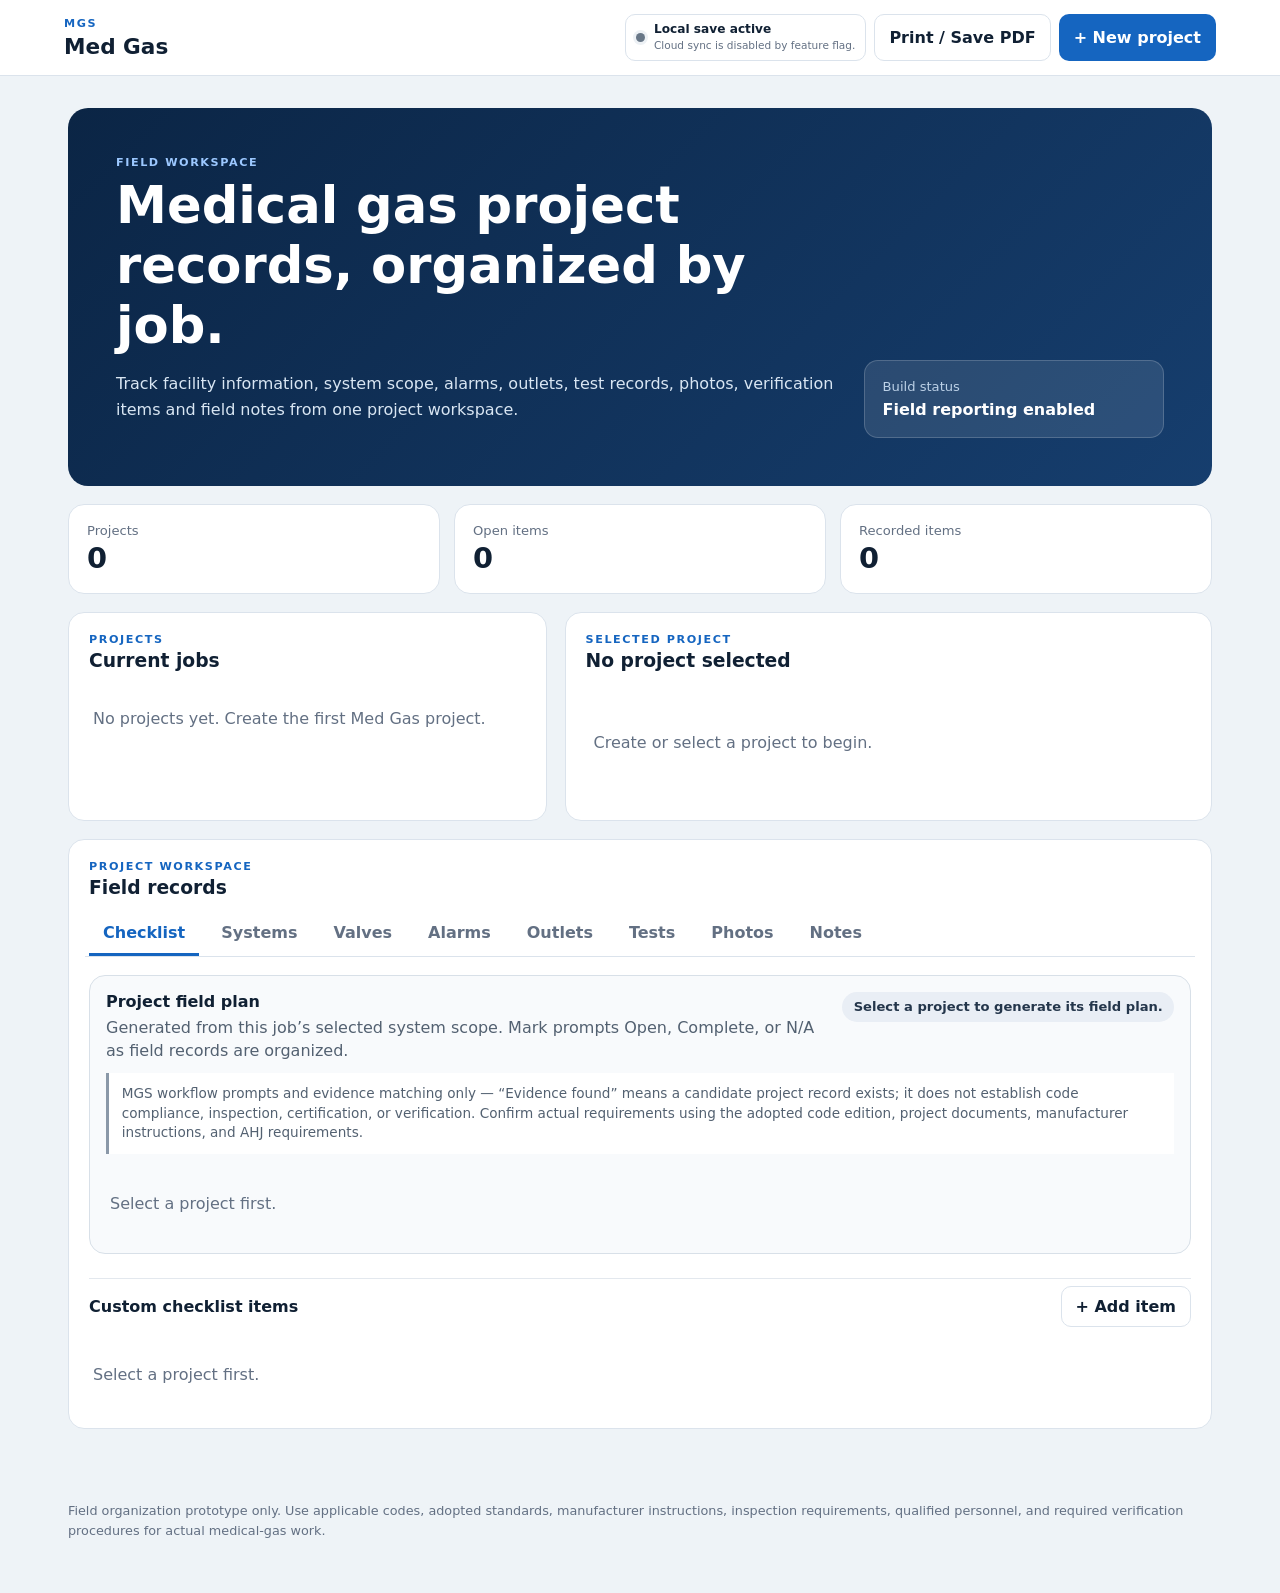
<file: index.html>
<!doctype html>
<html lang="en">
<head>
  <meta charset="utf-8" />
  <meta name="viewport" content="width=device-width, initial-scale=1" />
  <meta name="theme-color" content="#0b2545" />
  <title>Med Gas</title>
  <link rel="stylesheet" href="styles.css" />
  <link rel="stylesheet" href="scope-aware-records.css" />
  <link rel="stylesheet" href="scope-field-checklist.css" />
  <link rel="stylesheet" href="scope-field-evidence-live.css" />
  <link rel="stylesheet" href="sync-status-ui.css" />
</head>
<body>
<header class="topbar no-print">
  <div><p class="eyebrow">MGS</p><h1>Med Gas</h1></div>
  <div class="top-actions"><button id="printReportBtn" class="secondary">Print / Save PDF</button><button id="newProjectBtn" class="primary">+ New project</button></div>
</header>

<main class="shell">
  <section class="hero no-print">
    <div>
      <p class="eyebrow">Field workspace</p>
      <h2>Medical gas project records, organized by job.</h2>
      <p>Track facility information, system scope, alarms, outlets, test records, photos, verification items and field notes from one project workspace.</p>
    </div>
    <div class="status-card"><span>Build status</span><strong>Field reporting enabled</strong></div>
  </section>

  <section class="stats no-print" aria-label="Project summary">
    <article><span>Projects</span><strong id="projectCount">0</strong></article>
    <article><span>Open items</span><strong id="openCount">0</strong></article>
    <article><span>Recorded items</span><strong id="deviceCount">0</strong></article>
  </section>

  <section class="grid no-print">
    <article class="panel projects-panel">
      <div class="panel-head"><div><p class="eyebrow">Projects</p><h3>Current jobs</h3></div></div>
      <div id="projectList" class="project-list"></div>
    </article>
    <article class="panel">
      <div class="panel-head"><div><p class="eyebrow">Selected project</p><h3 id="selectedTitle">No project selected</h3></div></div>
      <div id="projectDetail" class="detail-empty">Create or select a project to begin.</div>
    </article>
  </section>

  <section class="workspace panel no-print">
    <div class="panel-head"><div><p class="eyebrow">Project workspace</p><h3>Field records</h3></div></div>
    <div class="tabs" role="tablist">
      <button class="tab active" data-tab="checklist">Checklist</button>
      <button class="tab" data-tab="systems">Systems</button>
      <button class="tab" data-tab="alarms">Alarms</button>
      <button class="tab" data-tab="outlets">Outlets</button>
      <button class="tab" data-tab="tests">Tests</button>
      <button class="tab" data-tab="photos">Photos</button>
      <button class="tab" data-tab="notes">Notes</button>
    </div>

    <div class="tab-panel active" id="tab-checklist">
      <section class="scope-field-plan">
        <div class="scope-field-plan-head">
          <div>
            <h4>Project field plan</h4>
            <p>Generated from this job’s selected system scope. Mark prompts Open, Complete, or N/A as field records are organized.</p>
          </div>
          <span id="scopeFieldChecklistSummary" class="scope-field-summary">Select a project to generate its field plan.</span>
        </div>
        <p class="scope-field-notice">MGS workflow prompts and evidence matching only — “Evidence found” means a candidate project record exists; it does not establish code compliance, inspection, certification, or verification. Confirm actual requirements using the adopted code edition, project documents, manufacturer instructions, and AHJ requirements.</p>
        <div id="scopeFieldChecklist"></div>
      </section>
      <div class="section-actions custom-checklist-head"><h4>Custom checklist items</h4><button id="addTaskBtn" class="secondary">+ Add item</button></div>
      <div id="checklist" class="record-list"></div>
    </div>

    <div class="tab-panel" id="tab-systems">
      <div class="section-actions">
        <div><h4>Project system scope</h4><small class="helper">Select only systems that are part of this job. This scope drives system-specific field prompts, drawings, references and closeout records.</small></div>
        <button id="saveSystemScopeBtn" class="primary">Save system scope</button>
      </div>
      <div id="systemScopeEditor"></div>
    </div>

    <div class="tab-panel" id="tab-alarms">
      <div class="section-actions"><h4>Alarm panels & signals</h4><button id="addAlarmBtn" class="secondary">+ Add alarm</button></div>
      <div id="alarmReviewSummary" aria-label="Area alarm Needs Review summary"></div>
      <div id="alarmList" class="record-list"></div>
    </div>

    <div class="tab-panel" id="tab-outlets">
      <div class="section-actions"><h4>Outlets & terminals</h4><button id="addOutletBtn" class="secondary">+ Add outlet</button></div>
      <div id="outletList" class="record-list"></div>
    </div>

    <div class="tab-panel" id="tab-tests">
      <div class="section-actions"><h4>Inspection & test records</h4><button id="addTestBtn" class="secondary">+ Add test</button></div>
      <div id="testList" class="record-list"></div>
    </div>

    <div class="tab-panel" id="tab-photos">
      <div class="section-actions"><div><h4>Project photos</h4><small class="helper">Stored on this device. Keep images small to avoid browser storage limits.</small></div><label class="secondary file-button">+ Add photo<input id="photoInput" type="file" accept="image/*" capture="environment" /></label></div>
      <div id="photoList" class="photo-grid"></div>
    </div>

    <div class="tab-panel" id="tab-notes">
      <div class="section-actions"><h4>Field notes</h4><button id="saveNotesBtn" class="primary">Save notes</button></div>
      <textarea id="fieldNotes" rows="10" placeholder="Walkthrough notes, coordination items, deficiencies, test observations..."></textarea>
    </div>
  </section>

  <section id="report" class="report print-only"></section>
</main>

<dialog id="projectDialog"><form id="projectForm" method="dialog">
  <div class="dialog-head"><h3>New project</h3><button type="button" class="icon-btn" data-close>×</button></div>
  <label>Project name<input name="name" required placeholder="North Wing Renovation" /></label>
  <label>Facility<input name="facility" placeholder="Hospital or facility" /></label>
  <label>Location<input name="location" placeholder="City / building / floor" /></label>
  <fieldset class="scope-fieldset">
    <legend>Project code basis (confirm with AHJ)</legend>
    <label>NFPA 99 edition
      <select name="codeEdition">
        <option value="unconfirmed" selected>Not confirmed</option>
        <option value="2018">2018 edition</option>
        <option value="2024">2024 edition</option>
        <option value="other">Other edition (record in notes)</option>
      </select>
    </label>
    <label>Jurisdiction<input name="codeJurisdiction" maxlength="160" placeholder="State / locality / facility" /></label>
    <label>Authority having jurisdiction<input name="codeAhj" maxlength="160" placeholder="Agency or official, if known" /></label>
    <label>Code basis notes<textarea name="codeNotes" rows="2" maxlength="400" placeholder="Amendments, plan review, other edition..."></textarea></label>
    <small class="helper">Do not assume the newest NFPA edition is adopted. Confirm governing requirements and local amendments.</small>
  </fieldset>
  <fieldset class="scope-fieldset">
    <legend>Systems on this project</legend>
    <small class="helper">Select the known scope now. You can change it later from the Systems tab.</small>
    <div id="newProjectSystemScope" class="scope-grid"></div>
    <label>Other / specialty system<input name="systemScopeOther" placeholder="Example: Helium or facility-specific service" /></label>
  </fieldset>
  <label>Notes<textarea name="notes" rows="4" placeholder="Scope, contacts, system notes..."></textarea></label>
  <div class="dialog-actions"><button type="button" class="secondary" data-close>Cancel</button><button class="primary">Save project</button></div>
</form></dialog>

<dialog id="taskDialog"><form id="taskForm" method="dialog">
  <div class="dialog-head"><h3>Add checklist item</h3><button type="button" class="icon-btn" data-close>×</button></div>
  <label>Item<input name="task" required placeholder="Verify alarm wiring identification" /></label>
  <div class="dialog-actions"><button type="button" class="secondary" data-close>Cancel</button><button class="primary">Add item</button></div>
</form></dialog>

<dialog id="areaAlarmEquipmentDialog" aria-labelledby="areaAlarmEquipmentHeading">
  <form id="areaAlarmEquipmentForm">
    <div class="dialog-head"><h3 id="areaAlarmEquipmentHeading">Area alarm equipment record</h3><button type="button" class="icon-btn" data-close aria-label="Close">×</button></div>
    <input type="hidden" name="alarmId" />
    <p class="equipment-warning">Document one installed panel with multiple sensor channels. Identify each channel and confirm the installed equipment against approved plans and the manufacturer manuals. This record does not establish wiring connections, code compliance or verification.</p>
    <fieldset class="equipment-fieldset"><legend>Panel identification</legend>
      <label>Panel manufacturer<input name="panelManufacturer" maxlength="120" placeholder="Installed nameplate manufacturer" /></label>
      <label>Product family<select name="panelFamily"><option value="">Not confirmed</option><option>BeaconMedaes TotalAlert Infinity</option><option>BeaconMedaes MEGA3</option><option>Other / not in catalog</option></select></label>
      <label>Exact panel model / part number<input name="panelModel" maxlength="120" placeholder="Do not infer from family" /></label>
      <label>Panel revision / serial information<input name="panelRevision" maxlength="80" /></label>
      <label>Panel, zone and room ID<input name="panelZoneId" maxlength="120" placeholder="Match approved project schedule" /></label>
    </fieldset>
    <fieldset class="equipment-fieldset"><legend>Sensor channel 1</legend>
      <small class="helper">Leave this channel blank to omit it. Add additional channels below as needed.</small>
      <label>Channel / point label<input name="channelLabel" maxlength="120" placeholder="Point schedule identifier" /></label>
      <label>Sensor location<input name="sensorLocation" maxlength="160" placeholder="Location on approved drawing" /></label>
      <label>Sensor manufacturer<input name="sensorManufacturer" maxlength="120" /></label>
      <label>Exact sensor part number<input name="sensorPartNumber" maxlength="120" /></label>
      <div id="firstChannelServicePicker"></div>
      <label>Sensor range and units<input name="sensorRange" maxlength="100" placeholder="As shown in manufacturer documentation" /></label>
      <label>Approved channel point schedule / drawing<input name="pointScheduleRef" maxlength="180" placeholder="Approved sheet and point ID" /></label>
      <label>Point schedule revision<input name="pointScheduleRevision" maxlength="80" placeholder="Revision matching this sensor channel" /></label>
      <label>Channel installation photo<select name="channelPhotoId"><option value="">No channel photo linked</option></select></label>
      <small class="helper">Link an existing photo from this project. Channel evidence is separate from panel-level evidence.</small>
      <div class="channel-test-field"><strong>Linked alarm functional-test records</strong><div id="firstChannelTestLinks"></div></div>
    </fieldset>
    <div id="extraSensorChannels" aria-label="Additional sensor channels"></div>
    <button type="button" class="secondary" id="addSensorChannelBtn">+ Add sensor channel</button>
    <small class="helper">Maximum 16 sensor channels per panel. Each channel has separate gas service, sensor model, range and location fields.</small>
    <fieldset class="equipment-fieldset"><legend>Document and photo evidence</legend>
      <label>Factory wiring document title / ID<input name="factoryDoc" maxlength="180" placeholder="Document matching the installed hardware" /></label>
      <label>Factory document revision / date<input name="factoryDocRevision" maxlength="80" /></label>
      <label>Approved drawing / point schedule<input name="approvedDrawing" maxlength="180" placeholder="Sheet number and revision" /></label>
      <label>Document review by<input name="reviewedBy" maxlength="120" placeholder="Name and role; documentation only" /></label>
      <label>Link project installation photo<select name="photoId"><option value="">No photo linked</option></select></label>
      <small class="helper">First add the installation photo under the Photos tab. Links stay within this project.</small>
      <label>Equipment notes (no patient information)<textarea name="notes" maxlength="600" rows="3"></textarea></label>
    </fieldset>
    <div class="dialog-actions"><button type="button" class="secondary" data-close>Cancel</button><button class="primary" type="submit">Save equipment record</button></div>
  </form>
</dialog>

<dialog id="areaAlarmCorrectionDialog" aria-labelledby="areaAlarmCorrectionHeading">
  <form id="areaAlarmCorrectionForm">
    <div class="dialog-head"><h3 id="areaAlarmCorrectionHeading">Foreman correction / recheck</h3><button type="button" class="icon-btn" data-close aria-label="Close">×</button></div>
    <input name="alarmId" type="hidden" /><input name="flagKey" type="hidden" />
    <p id="areaAlarmCorrectionIssue" class="equipment-warning"></p>
    <p id="areaAlarmCorrectionHistory" class="helper"></p>
    <label>Foreman / person recording<input name="foreman" maxlength="120" required placeholder="Name or initials, company" /></label>
    <label>Correction or recheck note<textarea name="note" maxlength="600" rows="4" required placeholder="What was corrected, inspected, or remains outstanding?"></textarea></label>
    <label>Documentation status<select name="status" required>
      <option value="awaiting-recheck">Correction recorded — awaiting recheck</option>
      <option value="rechecked">Rechecked — issue still flagged</option>
    </select></label>
    <p class="helper">This dated note is appended to the project's field record. It never clears a review flag, changes a functional-test result, or substitutes for independent ASSE 6030 verification.</p>
    <div class="dialog-actions"><button type="button" class="secondary" data-close>Cancel</button><button class="primary" type="submit">Save dated note</button></div>
  </form>
</dialog>

<dialog id="alarmDialog"><form id="alarmForm" method="dialog">
  <div class="dialog-head"><h3>Add alarm record</h3><button type="button" class="icon-btn" data-close>×</button></div>
  <label>Type<select name="type"><option>Master alarm</option><option>Area alarm</option><option>Local alarm</option><option>Other</option></select></label>
  <label>Location<input name="location" required placeholder="Level 2 nurse station" /></label>
  <label>Serves / description<input name="serves" placeholder="Oxygen, vacuum, medical air..." /></label>
  <label>Status<select name="status"><option>Not checked</option><option>Pass</option><option>Needs attention</option></select></label>
  <label>Notes<textarea name="notes" rows="3"></textarea></label>
  <div class="dialog-actions"><button type="button" class="secondary" data-close>Cancel</button><button class="primary">Save alarm</button></div>
</form></dialog>

<dialog id="outletDialog"><form id="outletForm" method="dialog">
  <div class="dialog-head"><h3>Add outlet / terminal</h3><button type="button" class="icon-btn" data-close>×</button></div>
  <label>Gas service<select name="gas"><option>Oxygen</option><option>Medical air</option><option>Medical-surgical vacuum</option><option>WAGD</option><option>Nitrous oxide</option><option>Nitrogen</option><option>Instrument air</option><option>Carbon dioxide</option><option>Other</option></select></label>
  <label>Location<input name="location" required placeholder="Room 204 - headwall" /></label>
  <label>Identifier / quantity<input name="identifier" placeholder="O2-204-A or Qty 2" /></label>
  <label>Status<select name="status"><option>Not checked</option><option>Pass</option><option>Needs attention</option></select></label>
  <label>Notes<textarea name="notes" rows="3"></textarea></label>
  <div class="dialog-actions"><button type="button" class="secondary" data-close>Cancel</button><button class="primary">Save outlet</button></div>
</form></dialog>

<dialog id="testDialog"><form id="testForm" method="dialog">
  <div class="dialog-head"><h3>Add inspection / test record</h3><button type="button" class="icon-btn" data-close>×</button></div>
  <label>Test / inspection<input name="type" required placeholder="Example: Pressure test, alarm functional test" /></label>
  <div id="testServicePicker"></div>
  <label>Location<input name="location" placeholder="Level 2 / Room 204" /></label>
  <label>Date<input name="date" type="date" /></label>
  <label>Result<select name="status"><option>Not checked</option><option>Pass</option><option>Needs attention</option></select></label>
  <label>Performed / observed by<input name="person" placeholder="Name or company" /></label>
  <label>Reading / reference<input name="reading" placeholder="Value, report number, instrument reference..." /></label>
  <label>Notes<textarea name="notes" rows="3"></textarea></label>
  <div class="dialog-actions"><button type="button" class="secondary" data-close>Cancel</button><button class="primary">Save test</button></div>
</form></dialog>

<dialog id="photoDialog"><form id="photoForm" method="dialog">
  <div class="dialog-head"><h3>Photo details</h3><button type="button" class="icon-btn" data-close>×</button></div>
  <img id="photoPreview" class="photo-preview" alt="Selected project photo" />
  <label>Caption<input name="caption" placeholder="Alarm panel at Level 2 nurse station" /></label>
  <label>Location<input name="location" placeholder="Building / floor / room" /></label>
  <label>Notes<textarea name="notes" rows="3"></textarea></label>
  <div class="dialog-actions"><button type="button" class="secondary" data-close>Cancel</button><button class="primary">Save photo</button></div>
</form></dialog>

<footer class="no-print"><p>Field organization prototype only. Use applicable codes, adopted standards, manufacturer instructions, inspection requirements, qualified personnel, and required verification procedures for actual medical-gas work.</p></footer>
<script src="project-schema.js"></script>
<script src="area-alarm-equipment.js"></script>
<script src="area-alarm-review.js"></script>
<script src="project-audit.js"></script>
<script src="report-print-page.js"></script>
<script src="app.js"></script>
<script src="project-schema-runtime.js"></script>
<script src="scope-aware-records.js"></script>
<script src="scope-field-checklist.js"></script>
<script src="scope-field-evidence-live.js"></script>
<script src="readiness-dashboard.js"></script>
<script src="supabase-sync-contract.js"></script>
<script src="supabase-local-sync.js"></script>
<script src="supabase-photo-storage.js"></script>
<script src="supabase-sync-lifecycle.js"></script>
<script src="supabase-sync-validation.js"></script>
<script src="supabase-lifecycle-validation.js"></script>
<script src="supabase-photo-storage-validation.js"></script>
<script src="sync-status-ui.js"></script>
</body>
</html>
</file>
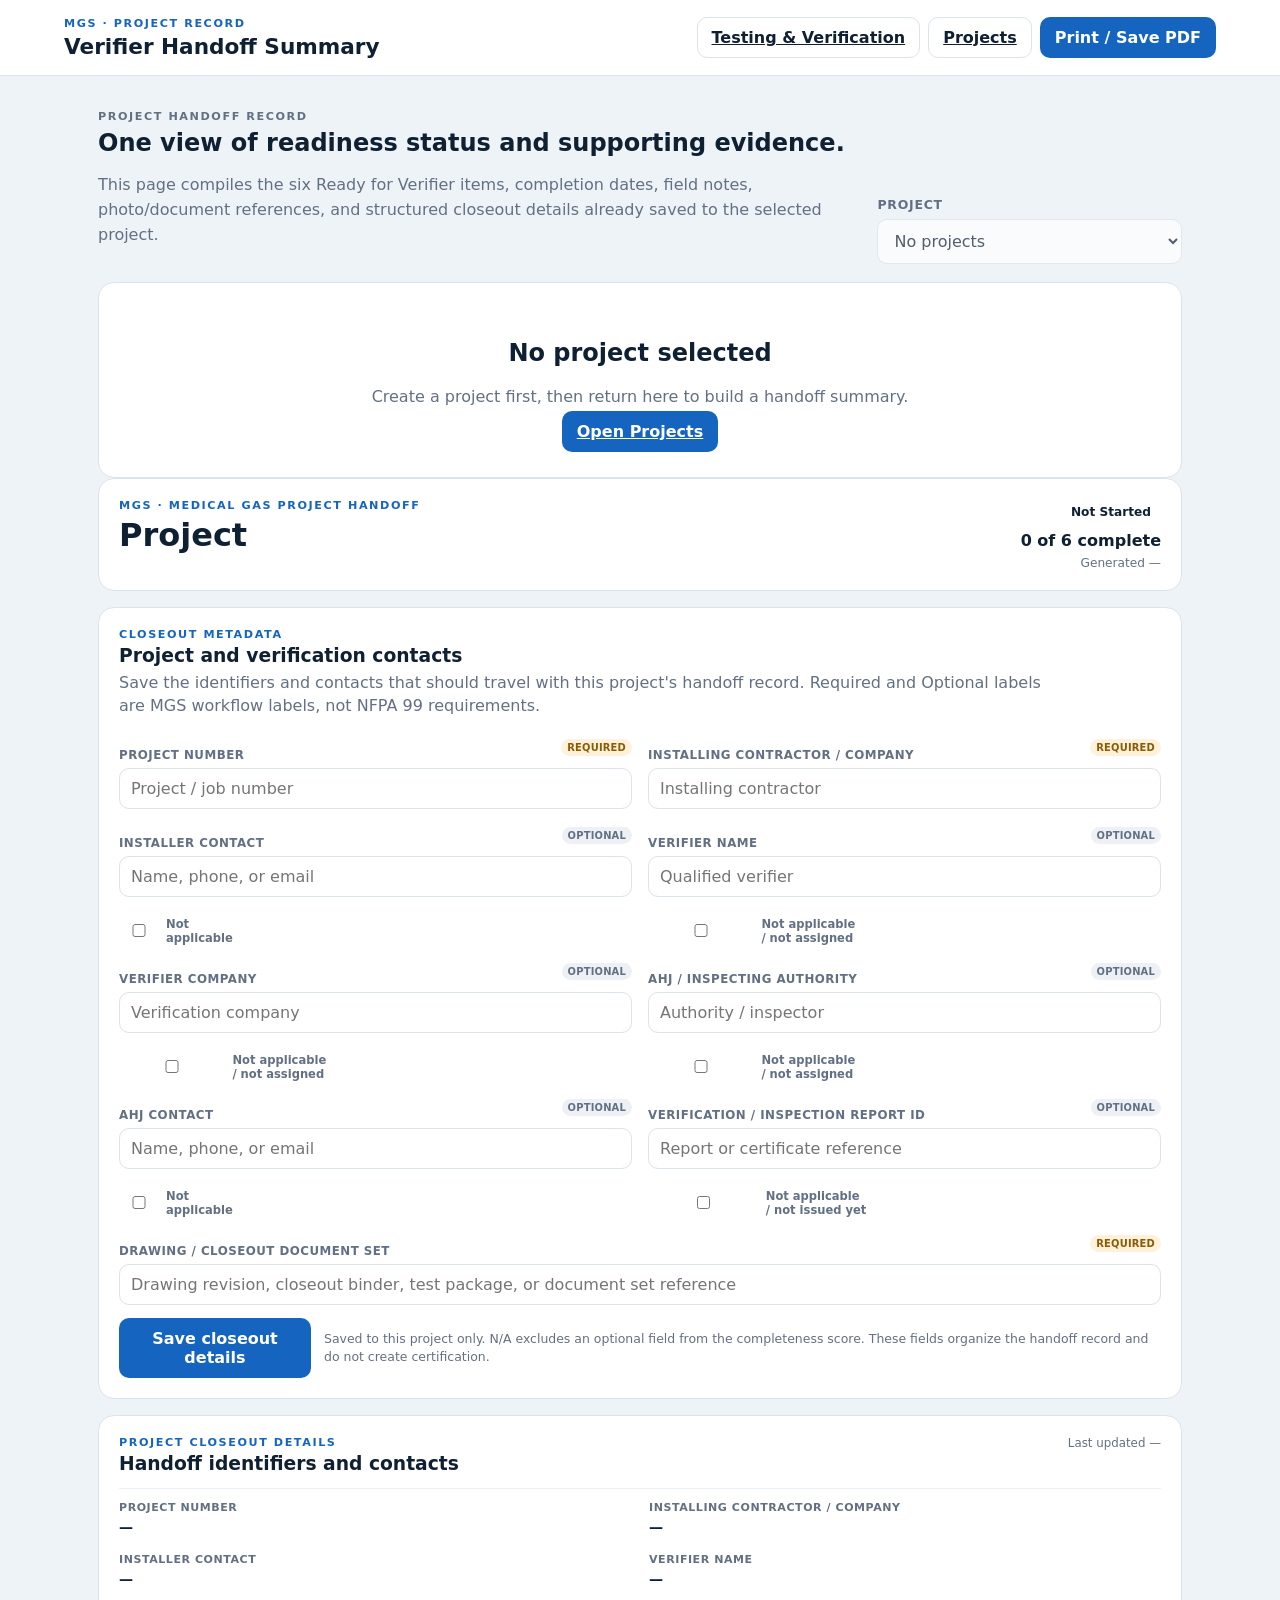
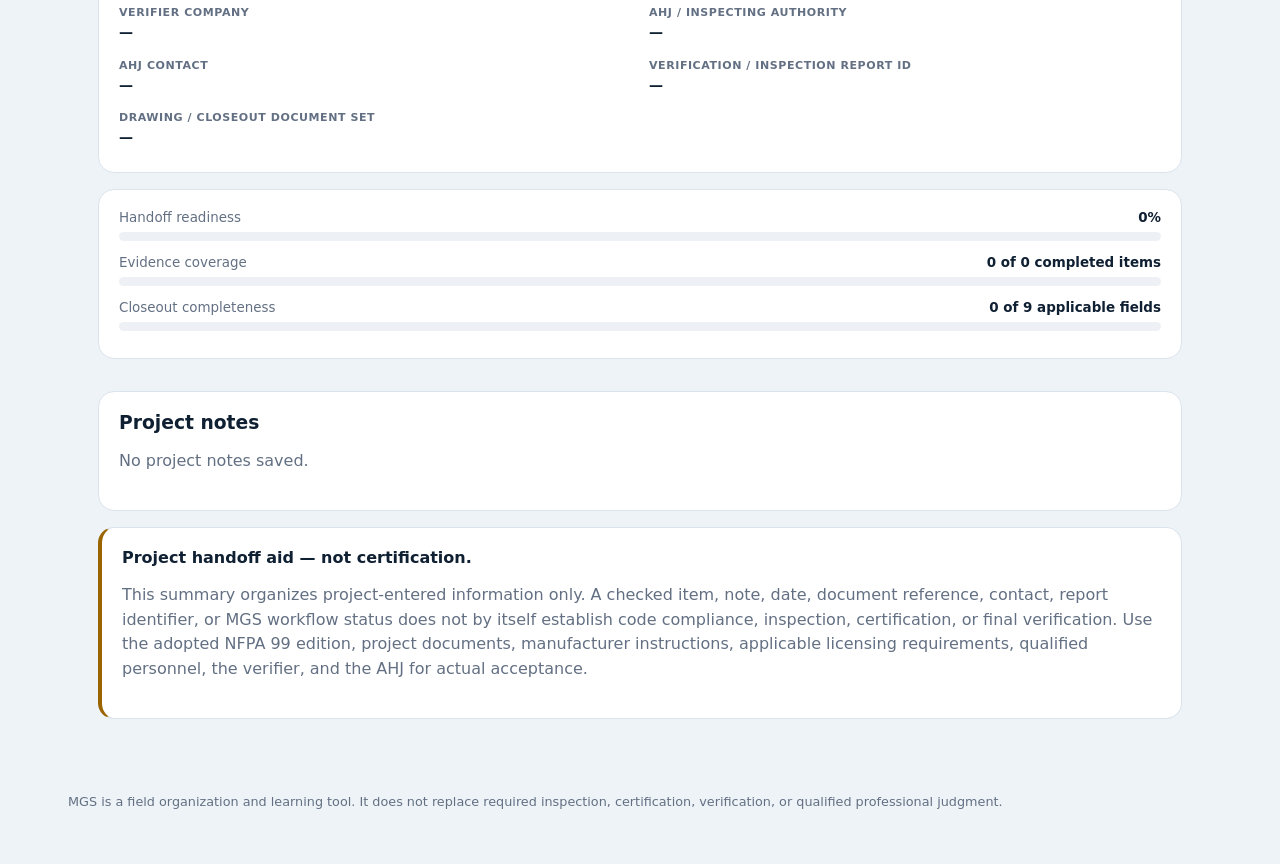
<file: handoff-summary.html>
<!doctype html>
<html lang="en">
<head>
  <meta charset="utf-8" />
  <meta name="viewport" content="width=device-width, initial-scale=1" />
  <meta name="theme-color" content="#0b2545" />
  <title>MGS Project Handoff Summary</title>
  <link rel="stylesheet" href="styles.css" />
  <link rel="stylesheet" href="handoff-summary.css" />
</head>
<body>
<header class="topbar no-print">
  <div><p class="eyebrow">MGS · Project record</p><h1>Verifier Handoff Summary</h1></div>
  <div class="top-actions">
    <a class="secondary nav-button" id="testingLink" href="testing.html">Testing & Verification</a>
    <a class="secondary nav-button" href="index.html">Projects</a>
    <button id="printSummaryBtn" class="primary" type="button">Print / Save PDF</button>
  </div>
</header>

<main class="shell handoff-shell">
  <section class="handoff-hero no-print">
    <div>
      <p class="eyebrow">Project handoff record</p>
      <h2>One view of readiness status and supporting evidence.</h2>
      <p>This page compiles the six Ready for Verifier items, completion dates, field notes, photo/document references, and structured closeout details already saved to the selected project.</p>
    </div>
    <div class="handoff-selector-wrap">
      <label for="handoffProjectSelect">Project</label>
      <select id="handoffProjectSelect" aria-label="Select project"></select>
    </div>
  </section>

  <section id="handoffEmpty" class="panel handoff-empty" hidden>
    <h2>No project selected</h2>
    <p>Create a project first, then return here to build a handoff summary.</p>
    <a class="primary nav-button" href="index.html">Open Projects</a>
  </section>

  <section id="handoffSummary" class="handoff-summary" hidden aria-live="polite">
    <div class="summary-header panel">
      <div>
        <p class="eyebrow">MGS · Medical Gas Project Handoff</p>
        <h2 id="projectName">Project</h2>
        <p id="projectMeta" class="project-meta"></p>
      </div>
      <div class="summary-status">
        <span id="readinessBadge" class="handoff-status">Not Started</span>
        <strong id="readinessCount">0 of 6 complete</strong>
        <span id="generatedAt">Generated —</span>
      </div>
    </div>

    <section class="panel closeout-editor no-print">
      <div class="closeout-editor-head">
        <div>
          <p class="eyebrow">Closeout metadata</p>
          <h3>Project and verification contacts</h3>
          <p>Save the identifiers and contacts that should travel with this project's handoff record. Required and Optional labels are MGS workflow labels, not NFPA 99 requirements.</p>
        </div>
        <span id="closeoutSaveStatus" class="save-status" aria-live="polite"></span>
      </div>
      <form id="closeoutForm" class="closeout-form">
        <div class="closeout-field">
          <div class="field-label-row"><label for="closeoutProjectNumberInput">Project number</label><span class="field-status required">Required</span></div>
          <input id="closeoutProjectNumberInput" name="projectNumber" autocomplete="off" placeholder="Project / job number" />
        </div>
        <div class="closeout-field">
          <div class="field-label-row"><label for="closeoutInstallerCompanyInput">Installing contractor / company</label><span class="field-status required">Required</span></div>
          <input id="closeoutInstallerCompanyInput" name="installerCompany" autocomplete="organization" placeholder="Installing contractor" />
        </div>
        <div class="closeout-field">
          <div class="field-label-row"><label for="closeoutInstallerContactInput">Installer contact</label><span class="field-status optional">Optional</span></div>
          <input id="closeoutInstallerContactInput" name="installerContact" autocomplete="name" placeholder="Name, phone, or email" />
          <label class="na-control"><input type="checkbox" name="installerContact__na" value="na" /> Not applicable</label>
        </div>
        <div class="closeout-field">
          <div class="field-label-row"><label for="closeoutVerifierNameInput">Verifier name</label><span class="field-status optional">Optional</span></div>
          <input id="closeoutVerifierNameInput" name="verifierName" autocomplete="name" placeholder="Qualified verifier" />
          <label class="na-control"><input type="checkbox" name="verifierName__na" value="na" /> Not applicable / not assigned</label>
        </div>
        <div class="closeout-field">
          <div class="field-label-row"><label for="closeoutVerifierCompanyInput">Verifier company</label><span class="field-status optional">Optional</span></div>
          <input id="closeoutVerifierCompanyInput" name="verifierCompany" autocomplete="organization" placeholder="Verification company" />
          <label class="na-control"><input type="checkbox" name="verifierCompany__na" value="na" /> Not applicable / not assigned</label>
        </div>
        <div class="closeout-field">
          <div class="field-label-row"><label for="closeoutAhjNameInput">AHJ / inspecting authority</label><span class="field-status optional">Optional</span></div>
          <input id="closeoutAhjNameInput" name="ahjName" autocomplete="organization" placeholder="Authority / inspector" />
          <label class="na-control"><input type="checkbox" name="ahjName__na" value="na" /> Not applicable / not assigned</label>
        </div>
        <div class="closeout-field">
          <div class="field-label-row"><label for="closeoutAhjContactInput">AHJ contact</label><span class="field-status optional">Optional</span></div>
          <input id="closeoutAhjContactInput" name="ahjContact" autocomplete="off" placeholder="Name, phone, or email" />
          <label class="na-control"><input type="checkbox" name="ahjContact__na" value="na" /> Not applicable</label>
        </div>
        <div class="closeout-field">
          <div class="field-label-row"><label for="closeoutReportIdInput">Verification / inspection report ID</label><span class="field-status optional">Optional</span></div>
          <input id="closeoutReportIdInput" name="reportId" autocomplete="off" placeholder="Report or certificate reference" />
          <label class="na-control"><input type="checkbox" name="reportId__na" value="na" /> Not applicable / not issued yet</label>
        </div>
        <div class="closeout-field full">
          <div class="field-label-row"><label for="closeoutDocumentSetInput">Drawing / closeout document set</label><span class="field-status required">Required</span></div>
          <input id="closeoutDocumentSetInput" name="documentSet" autocomplete="off" placeholder="Drawing revision, closeout binder, test package, or document set reference" />
        </div>
        <div class="closeout-actions full">
          <button class="primary" type="submit">Save closeout details</button>
          <span>Saved to this project only. N/A excludes an optional field from the completeness score. These fields organize the handoff record and do not create certification.</span>
        </div>
      </form>
    </section>

    <section class="panel closeout-record" aria-labelledby="closeoutRecordTitle">
      <div class="closeout-record-head">
        <div><p class="eyebrow">Project closeout details</p><h3 id="closeoutRecordTitle">Handoff identifiers and contacts</h3></div>
        <span id="closeoutUpdatedAt">Last updated —</span>
      </div>
      <div class="closeout-record-grid">
        <div><span>Project number</span><strong id="closeoutProjectNumber">—</strong><small id="closeoutProjectNumberState"></small></div>
        <div><span>Installing contractor / company</span><strong id="closeoutInstallerCompany">—</strong><small id="closeoutInstallerCompanyState"></small></div>
        <div><span>Installer contact</span><strong id="closeoutInstallerContact">—</strong><small id="closeoutInstallerContactState"></small></div>
        <div><span>Verifier name</span><strong id="closeoutVerifierName">—</strong><small id="closeoutVerifierNameState"></small></div>
        <div><span>Verifier company</span><strong id="closeoutVerifierCompany">—</strong><small id="closeoutVerifierCompanyState"></small></div>
        <div><span>AHJ / inspecting authority</span><strong id="closeoutAhjName">—</strong><small id="closeoutAhjNameState"></small></div>
        <div><span>AHJ contact</span><strong id="closeoutAhjContact">—</strong><small id="closeoutAhjContactState"></small></div>
        <div><span>Verification / inspection report ID</span><strong id="closeoutReportId">—</strong><small id="closeoutReportIdState"></small></div>
        <div class="full"><span>Drawing / closeout document set</span><strong id="closeoutDocumentSet">—</strong><small id="closeoutDocumentSetState"></small></div>
      </div>
    </section>

    <section class="panel progress-panel">
      <div class="progress-row">
        <div><span>Handoff readiness</span><strong id="readinessPercent">0%</strong></div>
        <div class="summary-meter"><span id="readinessBar"></span></div>
      </div>
      <div class="progress-row">
        <div><span>Evidence coverage</span><strong id="evidenceCount">0 of 0 completed items</strong></div>
        <div class="summary-meter evidence"><span id="evidenceBar"></span></div>
      </div>
      <div class="progress-row">
        <div><span>Closeout completeness</span><strong id="closeoutCount">0 of 9 applicable fields</strong></div>
        <div class="summary-meter closeout"><span id="closeoutBar"></span></div>
        <p id="closeoutStatusNote" class="closeout-status-note"></p>
      </div>
    </section>

    <section class="handoff-items" id="handoffItems"></section>

    <section class="panel summary-notes">
      <h3>Project notes</h3>
      <p id="projectNotes">No project notes saved.</p>
    </section>

    <section class="panel handoff-disclaimer">
      <strong>Project handoff aid — not certification.</strong>
      <p>This summary organizes project-entered information only. A checked item, note, date, document reference, contact, report identifier, or MGS workflow status does not by itself establish code compliance, inspection, certification, or final verification. Use the adopted NFPA 99 edition, project documents, manufacturer instructions, applicable licensing requirements, qualified personnel, the verifier, and the AHJ for actual acceptance.</p>
    </section>
  </section>
</main>

<footer class="no-print"><p>MGS is a field organization and learning tool. It does not replace required inspection, certification, verification, or qualified professional judgment.</p></footer>
<script src="handoff-summary.js"></script>
</body>
</html>
</file>
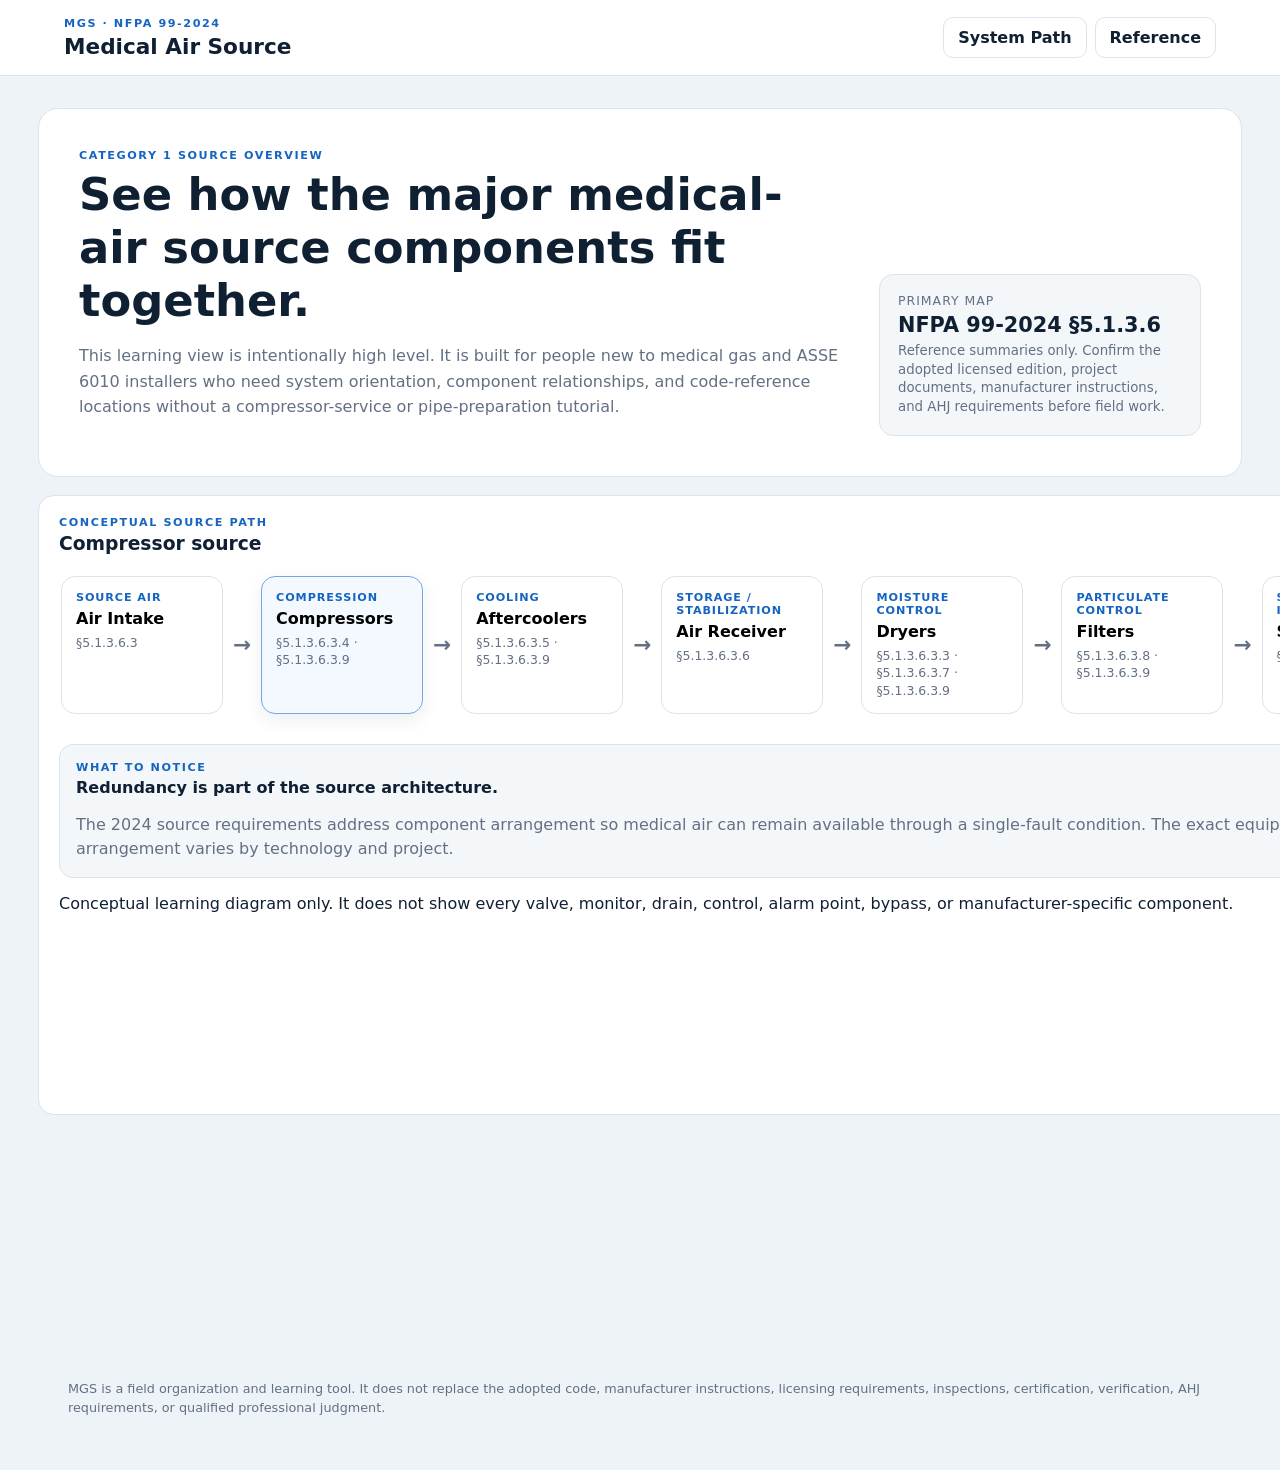
<file: medical-air.html>
<!doctype html>
<html lang="en">
<head>
  <meta charset="utf-8" />
  <meta name="viewport" content="width=device-width, initial-scale=1" />
  <meta name="theme-color" content="#0b2545" />
  <title>MGS Medical Air Source</title>
  <link rel="stylesheet" href="styles.css" />
  <link rel="stylesheet" href="reference.css" />
  <link rel="stylesheet" href="medical-air.css" />
</head>
<body>
<header class="topbar">
  <div><p class="eyebrow">MGS · NFPA 99-2024</p><h1>Medical Air Source</h1></div>
  <div class="top-actions">
    <a class="secondary nav-button" href="system-path.html">System Path</a>
    <a class="secondary nav-button" href="reference.html">Reference</a>
  </div>
</header>

<main class="shell air-shell">
  <section class="reference-hero">
    <div>
      <p class="eyebrow">Category 1 source overview</p>
      <h2>See how the major medical-air source components fit together.</h2>
      <p>This learning view is intentionally high level. It is built for people new to medical gas and ASSE 6010 installers who need system orientation, component relationships, and code-reference locations without a compressor-service or pipe-preparation tutorial.</p>
    </div>
    <div class="edition-card"><span>Primary map</span><strong>NFPA 99-2024 §5.1.3.6</strong><small>Reference summaries only. Confirm the adopted licensed edition, project documents, manufacturer instructions, and AHJ requirements before field work.</small></div>
  </section>

  <section class="air-layout">
    <article class="panel air-panel">
      <div class="panel-head">
        <div><p class="eyebrow">Conceptual source path</p><h3>Compressor source</h3></div>
        <span class="path-note">Tap a component</span>
      </div>
      <div id="airDiagram" class="air-diagram" aria-live="polite"></div>
      <div class="redundancy-card">
        <p class="eyebrow">What to notice</p>
        <strong>Redundancy is part of the source architecture.</strong>
        <p>The 2024 source requirements address component arrangement so medical air can remain available through a single-fault condition. The exact equipment arrangement varies by technology and project.</p>
      </div>
      <p class="diagram-disclaimer">Conceptual learning diagram only. It does not show every valve, monitor, drain, control, alarm point, bypass, or manufacturer-specific component.</p>
    </article>

    <aside class="panel air-detail" id="airDetail">
      <div class="detail-empty">Tap a component to see its purpose, field focus, and mapped NFPA 99-2024 section.</div>
    </aside>
  </section>
</main>

<footer><p>MGS is a field organization and learning tool. It does not replace the adopted code, manufacturer instructions, licensing requirements, inspections, certification, verification, AHJ requirements, or qualified professional judgment.</p></footer>

<script src="medical-air.js"></script>
</body>
</html>
</file>
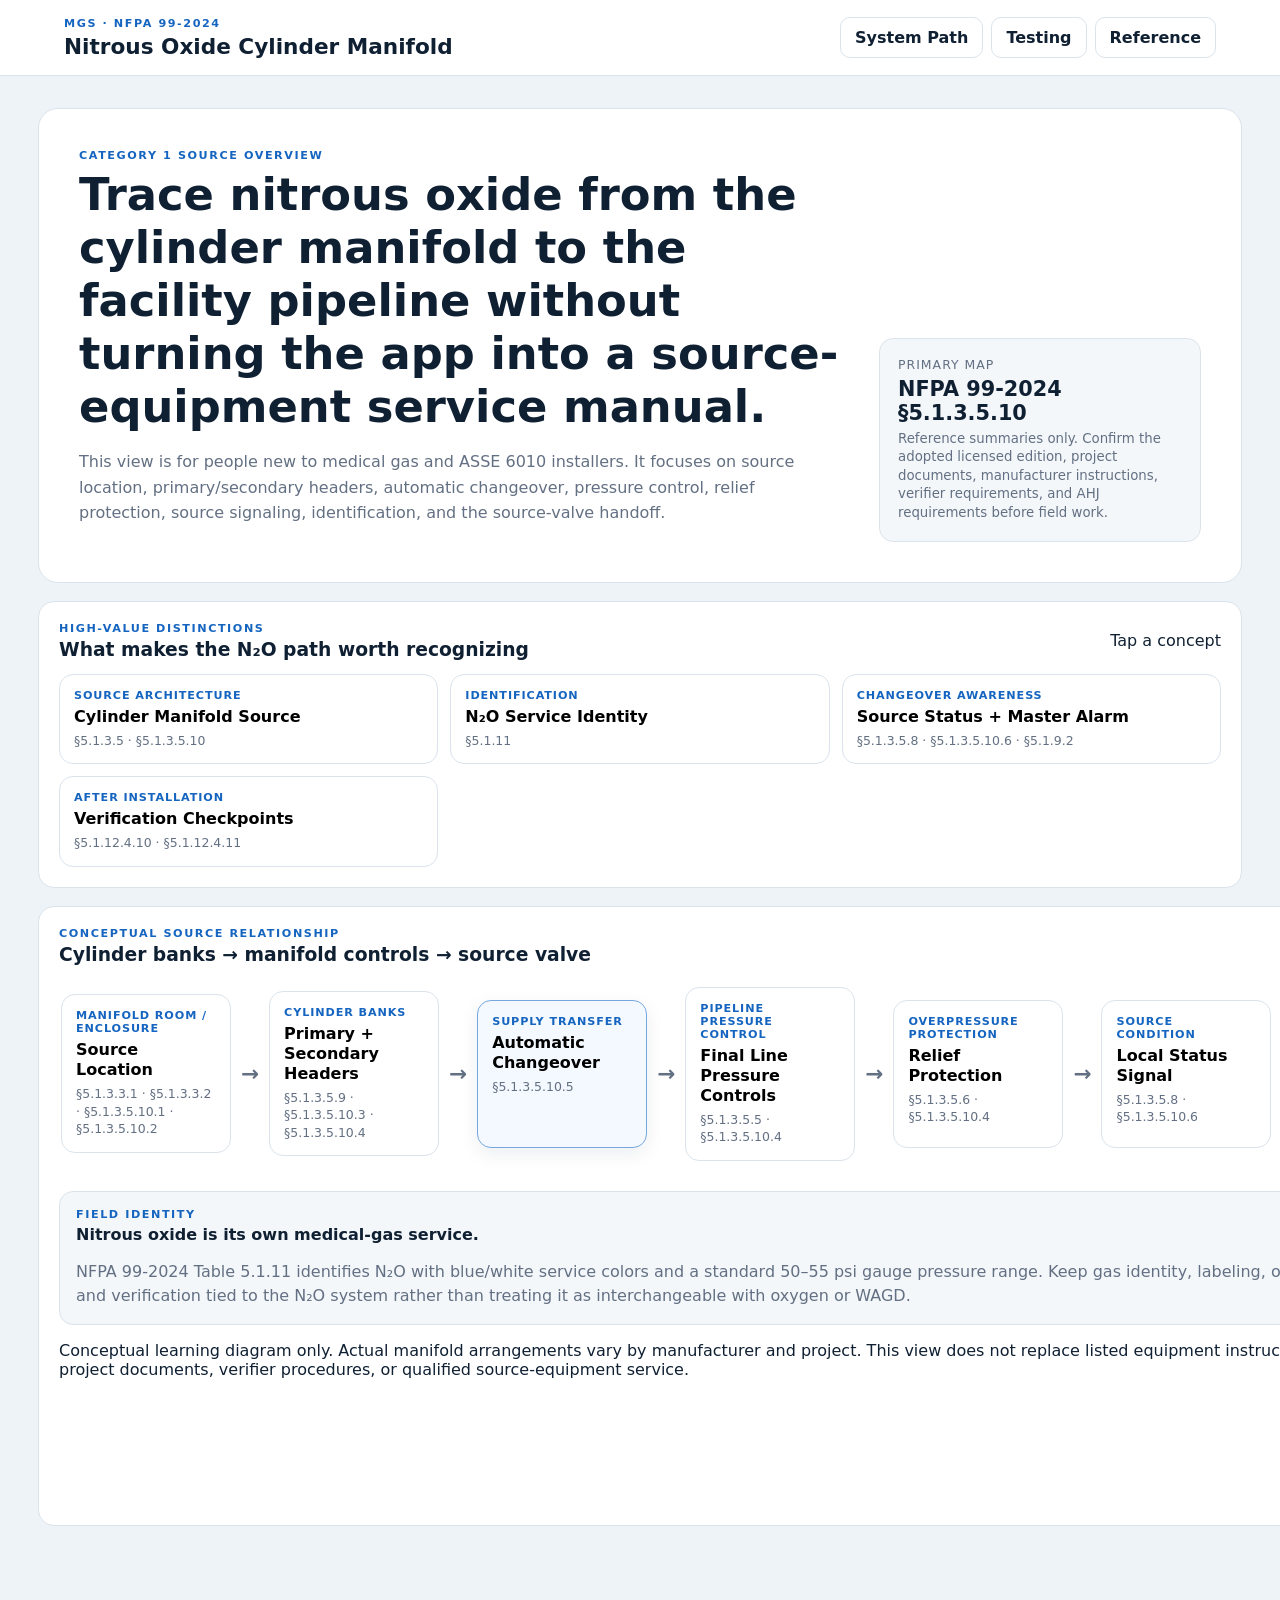
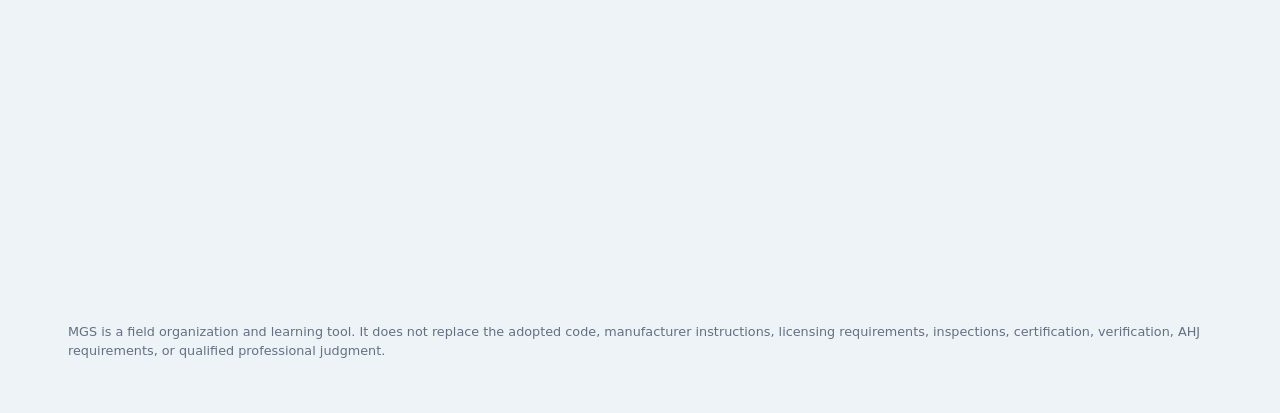
<file: nitrous-manifold.html>
<!doctype html>
<html lang="en">
<head>
  <meta charset="utf-8" />
  <meta name="viewport" content="width=device-width, initial-scale=1" />
  <meta name="theme-color" content="#0b2545" />
  <title>MGS Nitrous Oxide Cylinder Manifold</title>
  <link rel="stylesheet" href="styles.css" />
  <link rel="stylesheet" href="reference.css" />
  <link rel="stylesheet" href="oxygen-manifold.css" />
</head>
<body>
<header class="topbar">
  <div><p class="eyebrow">MGS · NFPA 99-2024</p><h1>Nitrous Oxide Cylinder Manifold</h1></div>
  <div class="top-actions">
    <a class="secondary nav-button" href="system-path.html">System Path</a>
    <a class="secondary nav-button" href="testing.html">Testing</a>
    <a class="secondary nav-button" href="reference.html">Reference</a>
  </div>
</header>

<main class="shell oxygen-shell">
  <section class="reference-hero">
    <div>
      <p class="eyebrow">Category 1 source overview</p>
      <h2>Trace nitrous oxide from the cylinder manifold to the facility pipeline without turning the app into a source-equipment service manual.</h2>
      <p>This view is for people new to medical gas and ASSE 6010 installers. It focuses on source location, primary/secondary headers, automatic changeover, pressure control, relief protection, source signaling, identification, and the source-valve handoff.</p>
    </div>
    <div class="edition-card"><span>Primary map</span><strong>NFPA 99-2024 §5.1.3.5.10</strong><small>Reference summaries only. Confirm the adopted licensed edition, project documents, manufacturer instructions, verifier requirements, and AHJ requirements before field work.</small></div>
  </section>

  <section class="source-options panel">
    <div class="panel-head">
      <div><p class="eyebrow">High-value distinctions</p><h3>What makes the N₂O path worth recognizing</h3></div>
      <span class="path-note">Tap a concept</span>
    </div>
    <div id="sourceOptions" class="option-grid" aria-live="polite"></div>
  </section>

  <section class="oxygen-layout">
    <article class="panel oxygen-panel">
      <div class="panel-head">
        <div><p class="eyebrow">Conceptual source relationship</p><h3>Cylinder banks → manifold controls → source valve</h3></div>
        <span class="path-note">Tap a component</span>
      </div>
      <div id="nitrousDiagram" class="oxygen-diagram" aria-live="polite"></div>
      <div class="distinction-card">
        <p class="eyebrow">Field identity</p>
        <strong>Nitrous oxide is its own medical-gas service.</strong>
        <p>NFPA 99-2024 Table 5.1.11 identifies N₂O with blue/white service colors and a standard 50–55 psi gauge pressure range. Keep gas identity, labeling, outlet service, alarms, and verification tied to the N₂O system rather than treating it as interchangeable with oxygen or WAGD.</p>
      </div>
      <p class="diagram-disclaimer">Conceptual learning diagram only. Actual manifold arrangements vary by manufacturer and project. This view does not replace listed equipment instructions, the adopted code, project documents, verifier procedures, or qualified source-equipment service.</p>
    </article>

    <aside class="panel oxygen-detail" id="nitrousDetail">
      <div class="detail-empty">Tap a concept or component to see its purpose, field focus, and mapped NFPA 99-2024 section.</div>
    </aside>
  </section>
</main>

<footer><p>MGS is a field organization and learning tool. It does not replace the adopted code, manufacturer instructions, licensing requirements, inspections, certification, verification, AHJ requirements, or qualified professional judgment.</p></footer>

<script src="nitrous-manifold.js"></script>
</body>
</html>
</file>
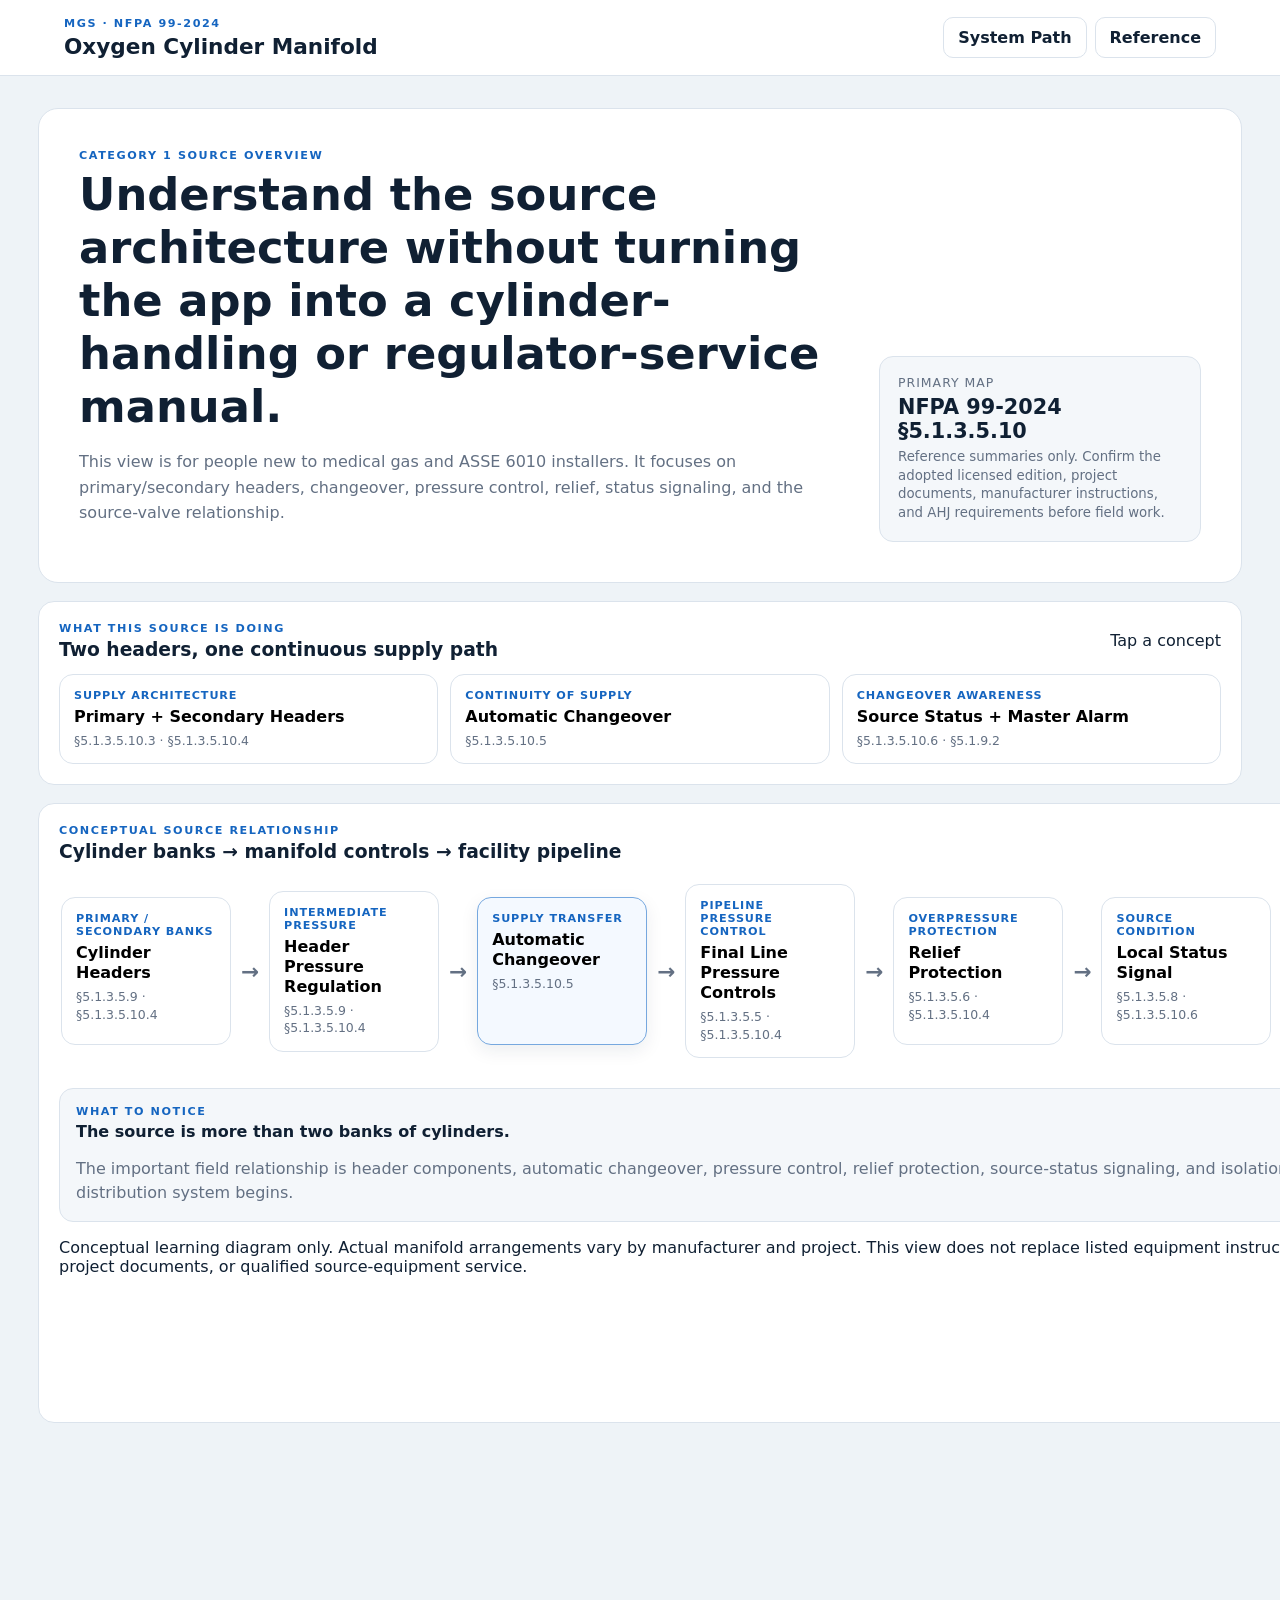
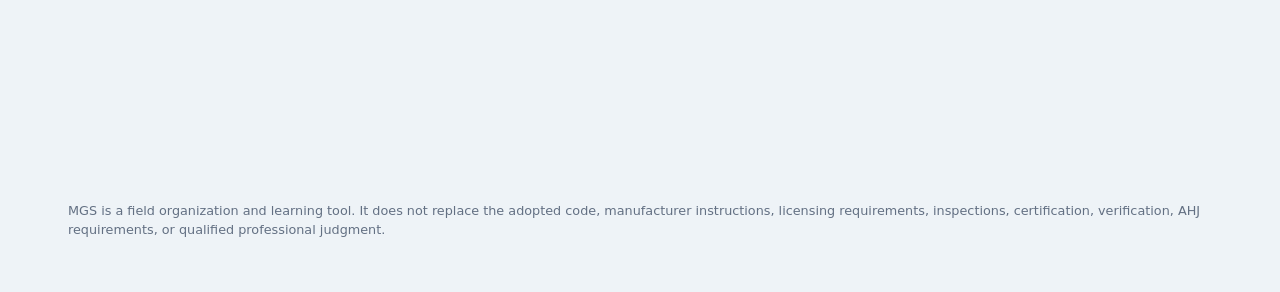
<file: oxygen-manifold.html>
<!doctype html>
<html lang="en">
<head>
  <meta charset="utf-8" />
  <meta name="viewport" content="width=device-width, initial-scale=1" />
  <meta name="theme-color" content="#0b2545" />
  <title>MGS Oxygen Cylinder Manifold</title>
  <link rel="stylesheet" href="styles.css" />
  <link rel="stylesheet" href="reference.css" />
  <link rel="stylesheet" href="oxygen-manifold.css" />
</head>
<body>
<header class="topbar">
  <div><p class="eyebrow">MGS · NFPA 99-2024</p><h1>Oxygen Cylinder Manifold</h1></div>
  <div class="top-actions">
    <a class="secondary nav-button" href="system-path.html">System Path</a>
    <a class="secondary nav-button" href="reference.html">Reference</a>
  </div>
</header>

<main class="shell oxygen-shell">
  <section class="reference-hero">
    <div>
      <p class="eyebrow">Category 1 source overview</p>
      <h2>Understand the source architecture without turning the app into a cylinder-handling or regulator-service manual.</h2>
      <p>This view is for people new to medical gas and ASSE 6010 installers. It focuses on primary/secondary headers, changeover, pressure control, relief, status signaling, and the source-valve relationship.</p>
    </div>
    <div class="edition-card"><span>Primary map</span><strong>NFPA 99-2024 §5.1.3.5.10</strong><small>Reference summaries only. Confirm the adopted licensed edition, project documents, manufacturer instructions, and AHJ requirements before field work.</small></div>
  </section>

  <section class="source-options panel">
    <div class="panel-head">
      <div><p class="eyebrow">What this source is doing</p><h3>Two headers, one continuous supply path</h3></div>
      <span class="path-note">Tap a concept</span>
    </div>
    <div id="sourceOptions" class="option-grid" aria-live="polite"></div>
  </section>

  <section class="oxygen-layout">
    <article class="panel oxygen-panel">
      <div class="panel-head">
        <div><p class="eyebrow">Conceptual source relationship</p><h3>Cylinder banks → manifold controls → facility pipeline</h3></div>
        <span class="path-note">Tap a component</span>
      </div>
      <div id="oxygenDiagram" class="oxygen-diagram" aria-live="polite"></div>
      <div class="distinction-card">
        <p class="eyebrow">What to notice</p>
        <strong>The source is more than two banks of cylinders.</strong>
        <p>The important field relationship is header components, automatic changeover, pressure control, relief protection, source-status signaling, and isolation before the distribution system begins.</p>
      </div>
      <p class="diagram-disclaimer">Conceptual learning diagram only. Actual manifold arrangements vary by manufacturer and project. This view does not replace listed equipment instructions, the adopted code, project documents, or qualified source-equipment service.</p>
    </article>

    <aside class="panel oxygen-detail" id="oxygenDetail">
      <div class="detail-empty">Tap a concept or component to see its purpose, field focus, and mapped NFPA 99-2024 section.</div>
    </aside>
  </section>
</main>

<footer><p>MGS is a field organization and learning tool. It does not replace the adopted code, manufacturer instructions, licensing requirements, inspections, certification, verification, AHJ requirements, or qualified professional judgment.</p></footer>

<script src="oxygen-manifold.js"></script>
</body>
</html>
</file>
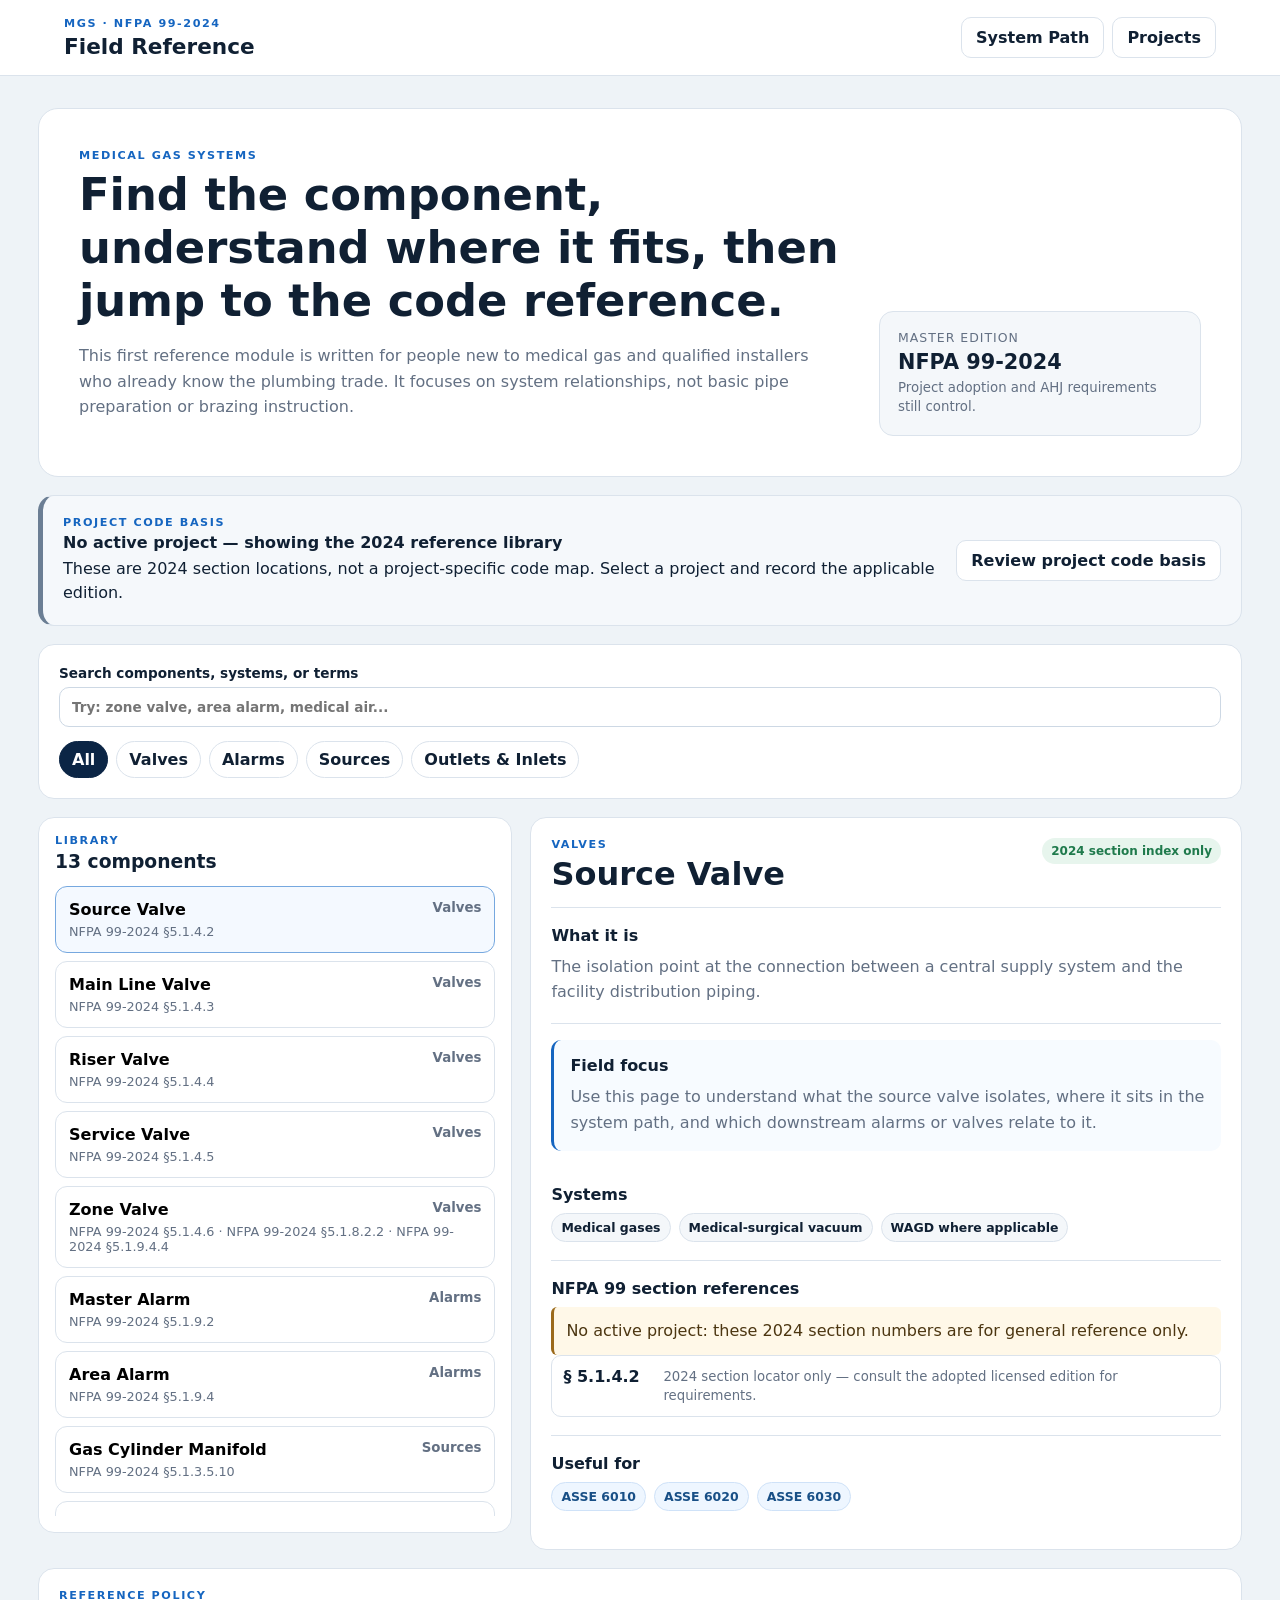
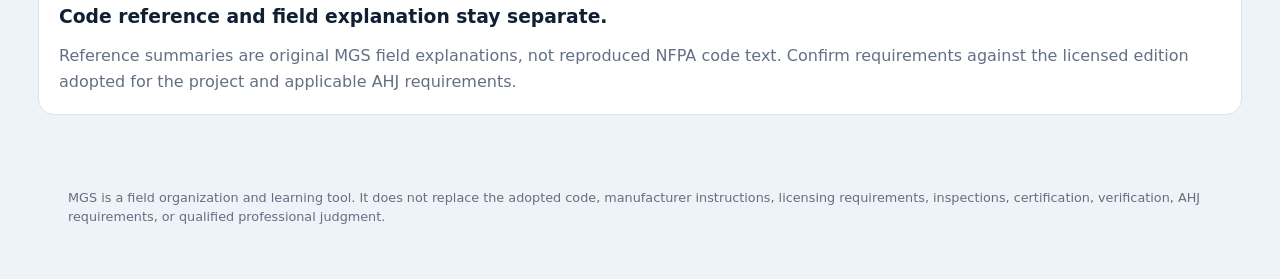
<file: reference.html>
<!doctype html>
<html lang="en">
<head>
  <meta charset="utf-8" />
  <meta name="viewport" content="width=device-width, initial-scale=1" />
  <meta name="theme-color" content="#0b2545" />
  <title>MGS Reference Library</title>
  <link rel="stylesheet" href="styles.css" />
  <link rel="stylesheet" href="reference.css" />
</head>
<body>
<header class="topbar">
  <div><p class="eyebrow">MGS · NFPA 99-2024</p><h1>Field Reference</h1></div>
  <div class="top-actions"><a class="secondary nav-button" href="system-path.html">System Path</a><a class="secondary nav-button" href="index.html">Projects</a></div>
</header>

<main class="shell reference-shell">
  <section class="reference-hero">
    <div>
      <p class="eyebrow">Medical gas systems</p>
      <h2>Find the component, understand where it fits, then jump to the code reference.</h2>
      <p>This first reference module is written for people new to medical gas and qualified installers who already know the plumbing trade. It focuses on system relationships, not basic pipe preparation or brazing instruction.</p>
    </div>
    <div class="edition-card"><span>Master edition</span><strong id="editionLabel">NFPA 99-2024</strong><small>Project adoption and AHJ requirements still control.</small></div>
  </section>

  <section id="projectEditionStatus" class="project-edition-notice panel" role="status" aria-live="polite">
    <div><p class="eyebrow">Project code basis</p>
    <strong id="projectEditionHeading">Checking edition...</strong>
    <p id="projectEditionMessage"></p></div>
    <a class="secondary nav-button" href="index.html">Review project code basis</a>
  </section>
  <section class="reference-controls panel" aria-label="Reference search and filters">
    <label class="search-label">Search components, systems, or terms
      <input id="referenceSearch" type="search" placeholder="Try: zone valve, area alarm, medical air..." autocomplete="off" />
    </label>
    <div id="groupFilters" class="filter-row" aria-label="Component groups"></div>
  </section>

  <section class="reference-grid">
    <aside class="panel reference-list-panel">
      <div class="panel-head"><div><p class="eyebrow">Library</p><h3 id="resultCount">Components</h3></div></div>
      <div id="referenceList" class="reference-list"></div>
    </aside>

    <article class="panel reference-detail-panel" id="referenceDetail">
      <div class="detail-empty">Select a component to open its field-reference page.</div>
    </article>
  </section>

  <section class="source-note panel">
    <p class="eyebrow">Reference policy</p>
    <h3>Code reference and field explanation stay separate.</h3>
    <p id="sourceNote"></p>
  </section>
</main>

<footer><p>MGS is a field organization and learning tool. It does not replace the adopted code, manufacturer instructions, licensing requirements, inspections, certification, verification, AHJ requirements, or qualified professional judgment.</p></footer>

<script src="reference-data.js"></script>
<script src="reference-edition-context.js"></script>
<script src="reference-edition-map.js"></script>
<script src="reference-sensor-placement.js"></script>
<script src="reference-topology.js"></script>
<script src="reference-alarm-interface.js"></script>
<script src="reference.js"></script>
</body>
</html>
</file>
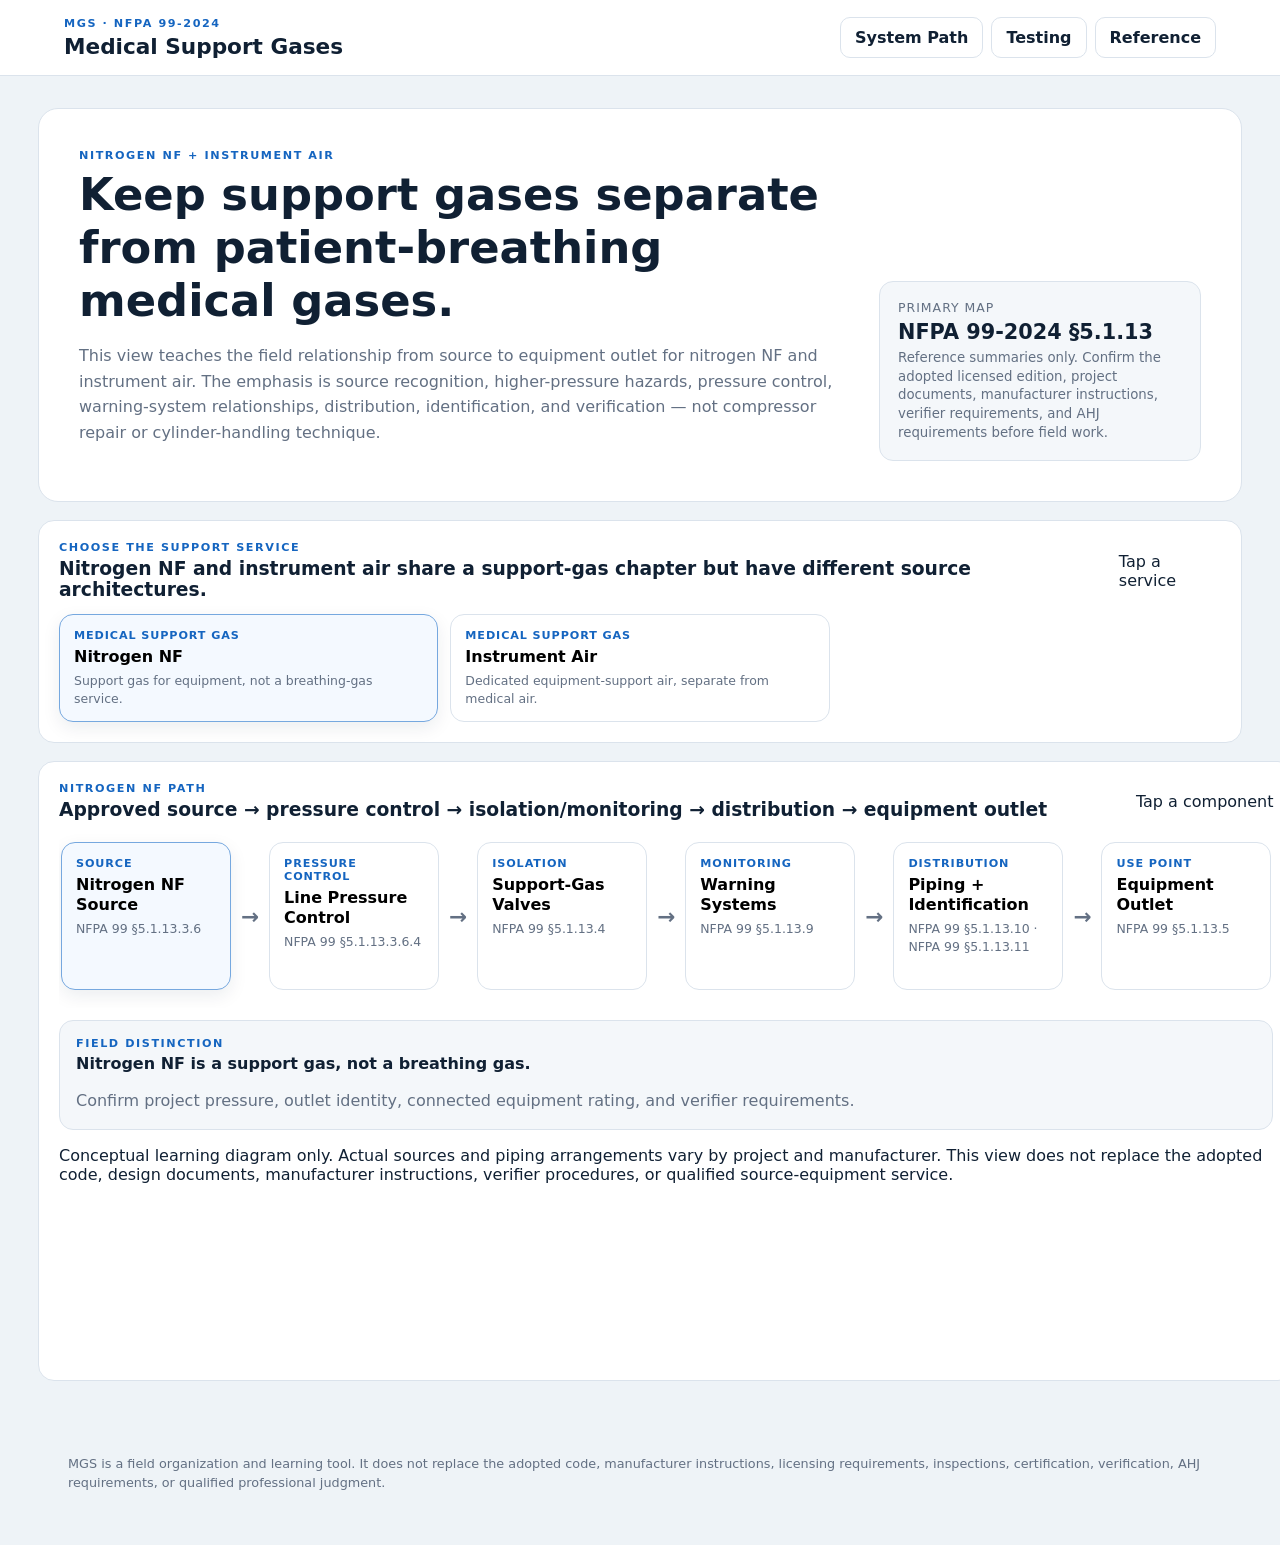
<file: support-gases.html>
<!doctype html>
<html lang="en">
<head>
  <meta charset="utf-8" />
  <meta name="viewport" content="width=device-width, initial-scale=1" />
  <meta name="theme-color" content="#0b2545" />
  <title>MGS Medical Support Gases</title>
  <link rel="stylesheet" href="styles.css" />
  <link rel="stylesheet" href="reference.css" />
  <link rel="stylesheet" href="oxygen-manifold.css" />
</head>
<body>
<header class="topbar">
  <div><p class="eyebrow">MGS · NFPA 99-2024</p><h1>Medical Support Gases</h1></div>
  <div class="top-actions">
    <a class="secondary nav-button" href="system-path.html">System Path</a>
    <a class="secondary nav-button" href="testing.html">Testing</a>
    <a class="secondary nav-button" href="reference.html">Reference</a>
  </div>
</header>
<main class="shell oxygen-shell">
  <section class="reference-hero">
    <div>
      <p class="eyebrow">Nitrogen NF + Instrument Air</p>
      <h2>Keep support gases separate from patient-breathing medical gases.</h2>
      <p>This view teaches the field relationship from source to equipment outlet for nitrogen NF and instrument air. The emphasis is source recognition, higher-pressure hazards, pressure control, warning-system relationships, distribution, identification, and verification — not compressor repair or cylinder-handling technique.</p>
    </div>
    <div class="edition-card">
      <span>Primary map</span>
      <strong>NFPA 99-2024 §5.1.13</strong>
      <small>Reference summaries only. Confirm the adopted licensed edition, project documents, manufacturer instructions, verifier requirements, and AHJ requirements before field work.</small>
    </div>
  </section>
  <section class="source-options panel">
    <div class="panel-head">
      <div><p class="eyebrow">Choose the support service</p><h3>Nitrogen NF and instrument air share a support-gas chapter but have different source architectures.</h3></div>
      <span class="path-note">Tap a service</span>
    </div>
    <div id="supportGasButtons" class="option-grid" aria-live="polite"></div>
  </section>
  <section class="oxygen-layout">
    <article class="panel oxygen-panel">
      <div class="panel-head">
        <div><p class="eyebrow" id="supportEyebrow">Support gas path</p><h3 id="supportTitle">Source → pressure control → distribution → equipment outlet</h3></div>
        <span class="path-note">Tap a component</span>
      </div>
      <div id="supportDiagram" class="oxygen-diagram" aria-live="polite"></div>
      <div class="distinction-card">
        <p class="eyebrow">Field distinction</p>
        <strong id="supportDistinctionTitle">Medical support gas is not a breathing-gas service.</strong>
        <p id="supportDistinctionText">NFPA 99 treats nitrogen NF and instrument air as medical support gases used primarily to power equipment used in patient-care procedures. Confirm the designed service pressure and equipment requirements instead of assuming the 50–55 psig range used by many patient gases.</p>
      </div>
      <p class="diagram-disclaimer">Conceptual learning diagram only. Actual sources and piping arrangements vary by project and manufacturer. This view does not replace the adopted code, design documents, manufacturer instructions, verifier procedures, or qualified source-equipment service.</p>
    </article>
    <aside class="panel oxygen-detail" id="supportDetail">
      <div class="detail-empty">Tap a support-gas service or component to see its purpose, field focus, and mapped NFPA 99-2024 section.</div>
    </aside>
  </section>
</main>
<footer><p>MGS is a field organization and learning tool. It does not replace the adopted code, manufacturer instructions, licensing requirements, inspections, certification, verification, AHJ requirements, or qualified professional judgment.</p></footer>
<script src="support-gases.js"></script>
</body>
</html>
</file>
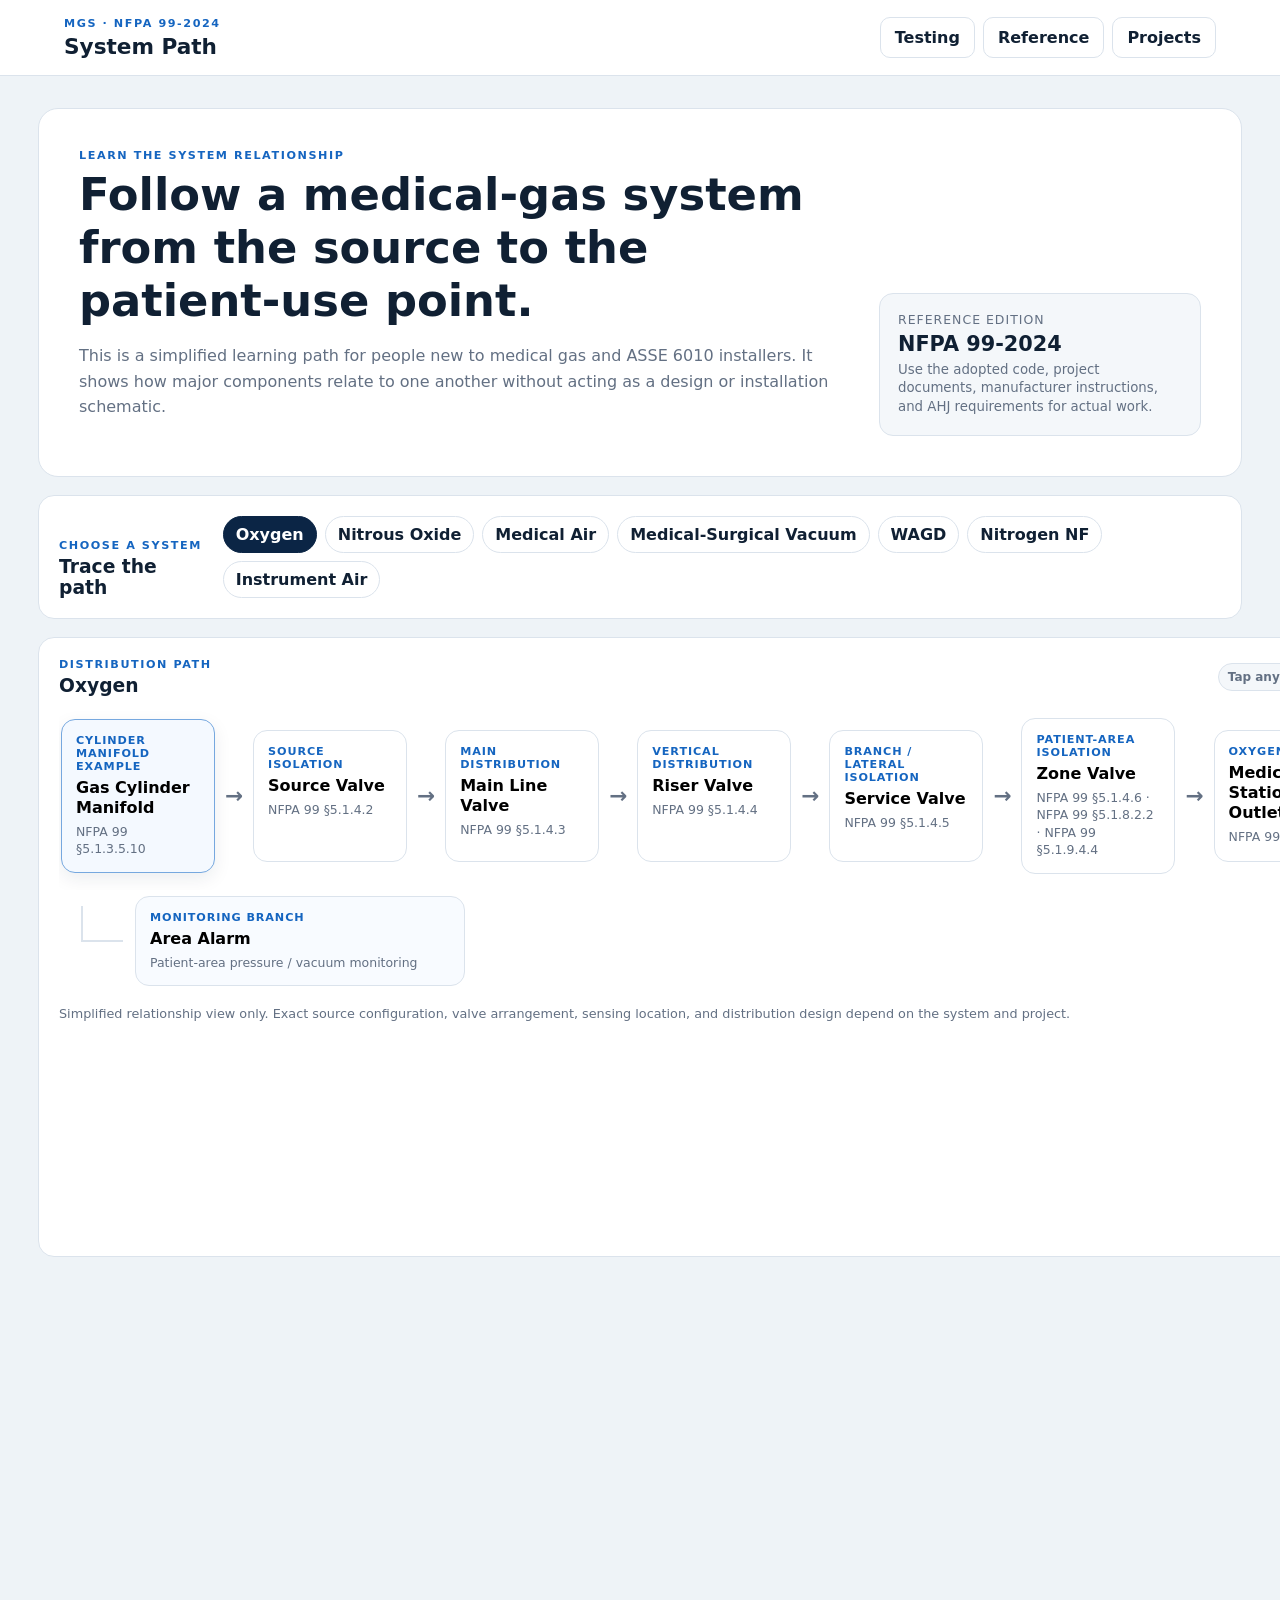
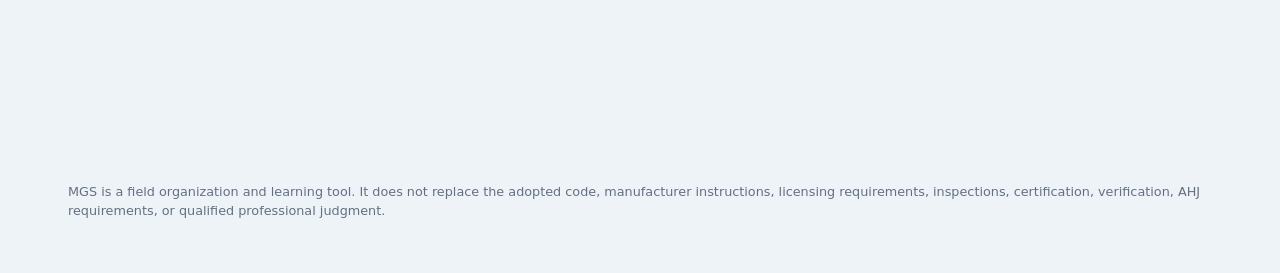
<file: system-path.html>
<!doctype html>
<html lang="en">
<head>
  <meta charset="utf-8" />
  <meta name="viewport" content="width=device-width, initial-scale=1" />
  <meta name="theme-color" content="#0b2545" />
  <title>MGS System Path</title>
  <link rel="stylesheet" href="styles.css" />
  <link rel="stylesheet" href="reference.css" />
  <link rel="stylesheet" href="system-path.css" />
</head>
<body>
<header class="topbar">
  <div><p class="eyebrow">MGS · NFPA 99-2024</p><h1>System Path</h1></div>
  <div class="top-actions">
    <a class="secondary nav-button" href="testing.html">Testing</a>
    <a class="secondary nav-button" href="reference.html">Reference</a>
    <a class="secondary nav-button" href="index.html">Projects</a>
  </div>
</header>

<main class="shell path-shell">
  <section class="reference-hero">
    <div>
      <p class="eyebrow">Learn the system relationship</p>
      <h2>Follow a medical-gas system from the source to the patient-use point.</h2>
      <p>This is a simplified learning path for people new to medical gas and ASSE 6010 installers. It shows how major components relate to one another without acting as a design or installation schematic.</p>
    </div>
    <div class="edition-card"><span>Reference edition</span><strong>NFPA 99-2024</strong><small>Use the adopted code, project documents, manufacturer instructions, and AHJ requirements for actual work.</small></div>
  </section>

  <section class="panel path-controls" aria-label="System selector">
    <div><p class="eyebrow">Choose a system</p><h3>Trace the path</h3></div>
    <div id="systemButtons" class="filter-row"></div>
  </section>

  <section class="path-layout">
    <article class="panel path-panel">
      <div class="panel-head">
        <div><p class="eyebrow">Distribution path</p><h3 id="pathTitle">Oxygen</h3></div>
        <span class="path-note">Tap any component</span>
      </div>
      <div id="pathDiagram" class="path-diagram" aria-live="polite"></div>
      <div class="alarm-branch">
        <span class="alarm-line" aria-hidden="true"></span>
        <button type="button" class="path-node alarm-node" data-component-id="area-alarm">
          <small>Monitoring branch</small>
          <strong>Area Alarm</strong>
          <span>Patient-area pressure / vacuum monitoring</span>
        </button>
      </div>
      <p class="diagram-disclaimer">Simplified relationship view only. Exact source configuration, valve arrangement, sensing location, and distribution design depend on the system and project.</p>
    </article>

    <aside class="panel path-detail" id="pathDetail">
      <div class="detail-empty">Tap a component in the path to see what it does and where its NFPA 99-2024 reference is mapped.</div>
    </aside>
  </section>
</main>

<footer><p>MGS is a field organization and learning tool. It does not replace the adopted code, manufacturer instructions, licensing requirements, inspections, certification, verification, AHJ requirements, or qualified professional judgment.</p></footer>

<script src="reference-data.js"></script>
<script src="system-path.js"></script>
</body>
</html>
</file>
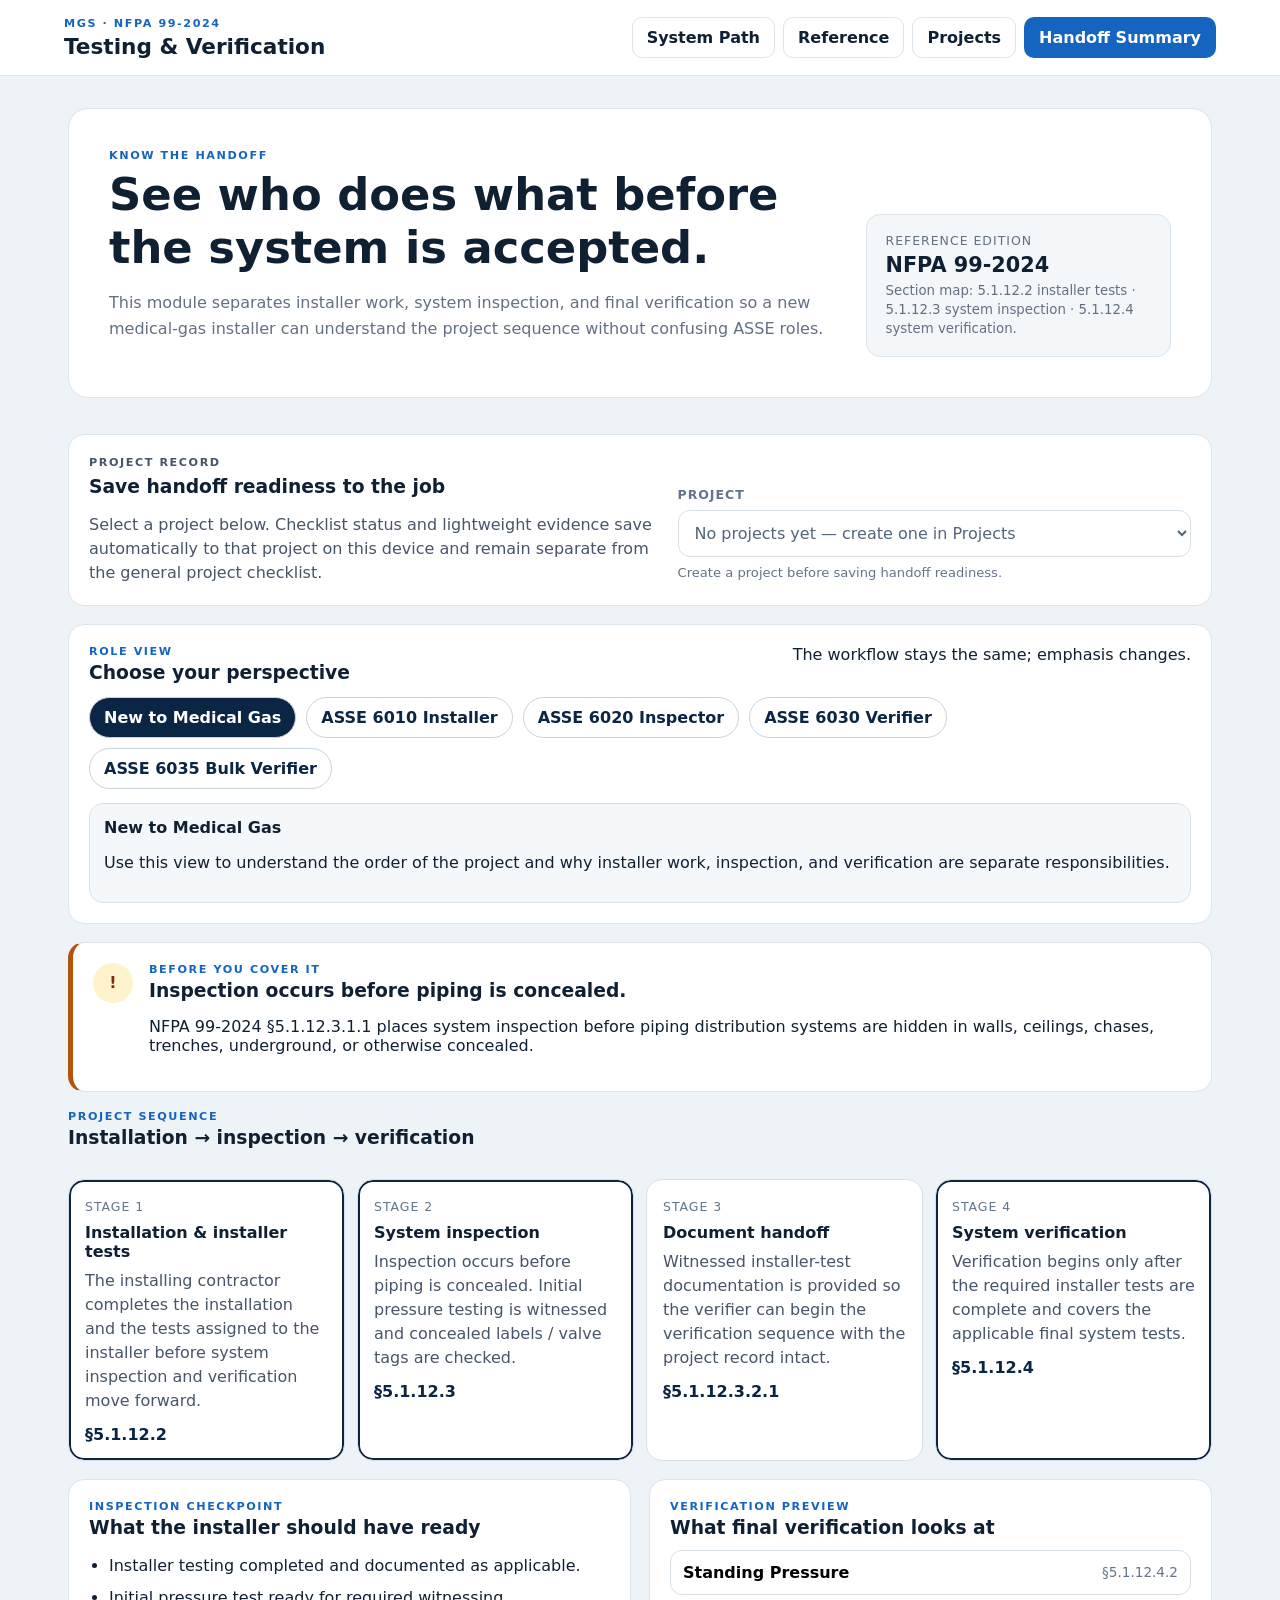
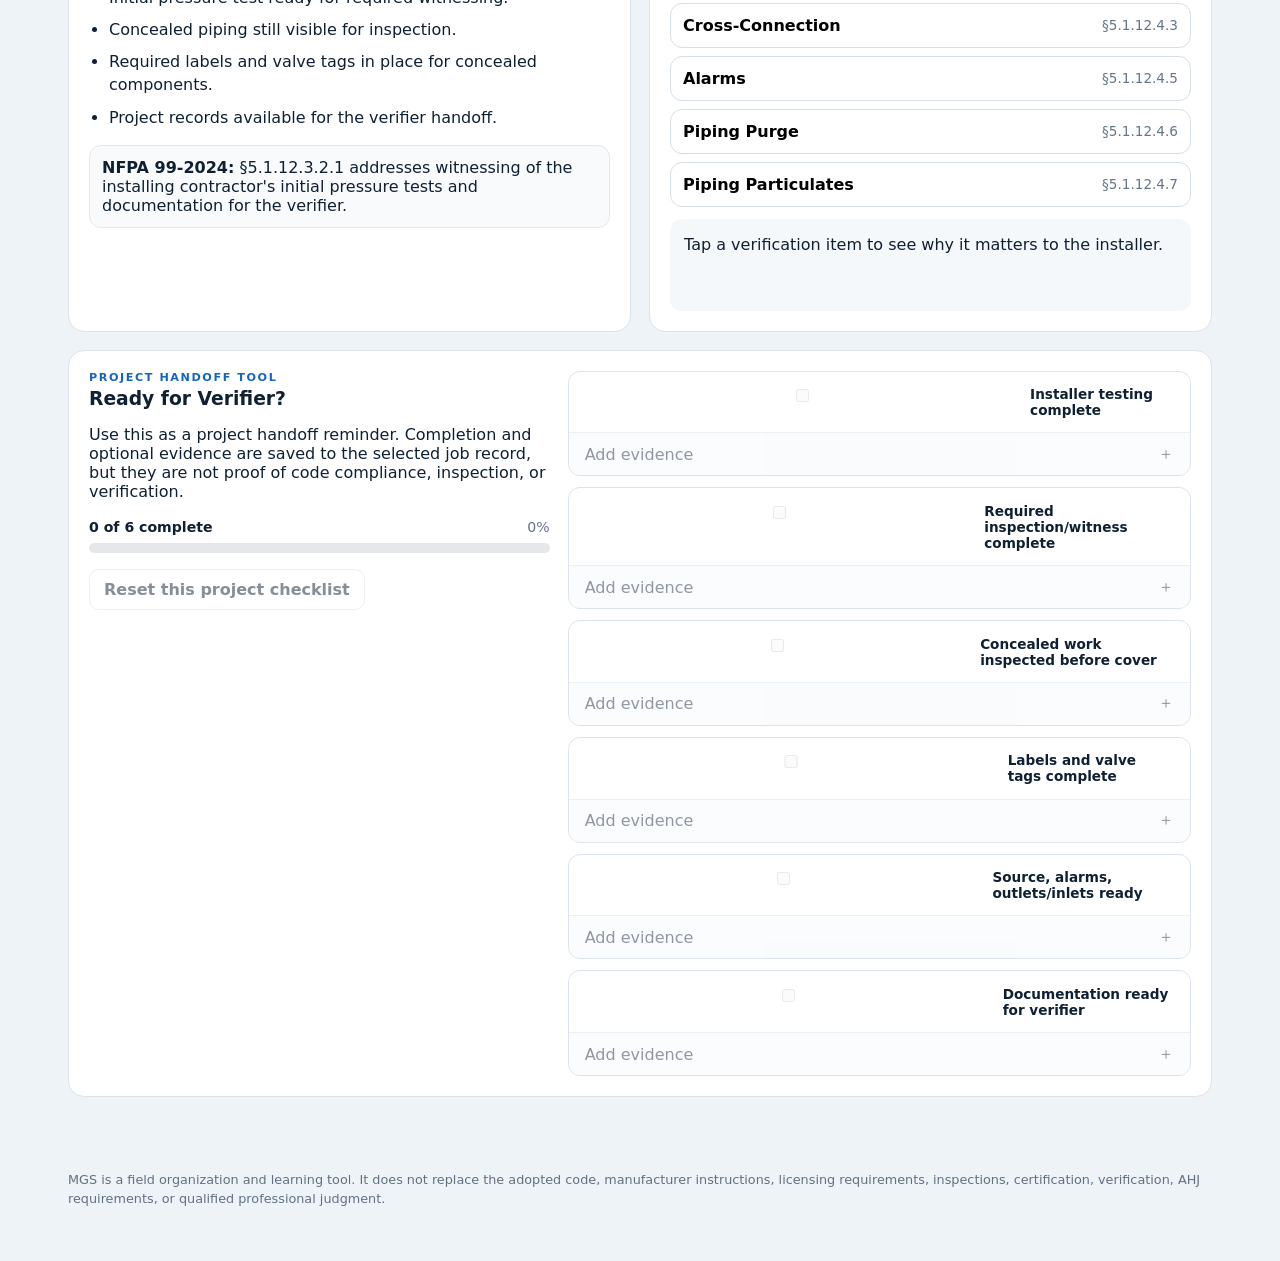
<file: testing.html>
<!doctype html>
<html lang="en">
<head>
  <meta charset="utf-8" />
  <meta name="viewport" content="width=device-width, initial-scale=1" />
  <meta name="theme-color" content="#0b2545" />
  <title>MGS Testing & Verification</title>
  <link rel="stylesheet" href="styles.css" />
  <link rel="stylesheet" href="reference.css" />
  <link rel="stylesheet" href="testing.css" />
  <link rel="stylesheet" href="readiness-evidence.css" />
</head>
<body>
<header class="topbar">
  <div><p class="eyebrow">MGS · NFPA 99-2024</p><h1>Testing & Verification</h1></div>
  <div class="top-actions">
    <a class="secondary nav-button" href="system-path.html">System Path</a>
    <a class="secondary nav-button" href="reference.html">Reference</a>
    <a class="secondary nav-button" href="index.html">Projects</a>
    <a class="primary nav-button" id="handoffSummaryLink" href="handoff-summary.html">Handoff Summary</a>
  </div>
</header>

<main class="shell testing-shell">
  <section class="reference-hero">
    <div>
      <p class="eyebrow">Know the handoff</p>
      <h2>See who does what before the system is accepted.</h2>
      <p>This module separates installer work, system inspection, and final verification so a new medical-gas installer can understand the project sequence without confusing ASSE roles.</p>
    </div>
    <div class="edition-card"><span>Reference edition</span><strong>NFPA 99-2024</strong><small>Section map: 5.1.12.2 installer tests · 5.1.12.3 system inspection · 5.1.12.4 system verification.</small></div>
  </section>

  <section class="panel project-link-panel">
    <div>
      <p class="eyebrow">Project record</p>
      <h3>Save handoff readiness to the job</h3>
      <p>Select a project below. Checklist status and lightweight evidence save automatically to that project on this device and remain separate from the general project checklist.</p>
    </div>
    <div class="project-link-controls">
      <label for="projectSelect">Project</label>
      <select id="projectSelect" aria-label="Select project"></select>
      <div id="projectSaveStatus" class="project-save-status" aria-live="polite"></div>
    </div>
  </section>

  <section class="panel role-panel">
    <div class="panel-head">
      <div><p class="eyebrow">Role view</p><h3>Choose your perspective</h3></div>
      <span class="path-note">The workflow stays the same; emphasis changes.</span>
    </div>
    <div id="roleButtons" class="role-buttons" aria-label="Choose role"></div>
    <div id="roleSummary" class="role-summary" aria-live="polite"></div>
  </section>

  <section class="panel cover-warning">
    <div class="warning-icon" aria-hidden="true">!</div>
    <div>
      <p class="eyebrow">Before you cover it</p>
      <h3>Inspection occurs before piping is concealed.</h3>
      <p>NFPA 99-2024 §5.1.12.3.1.1 places system inspection before piping distribution systems are hidden in walls, ceilings, chases, trenches, underground, or otherwise concealed.</p>
    </div>
  </section>

  <section class="workflow-section">
    <div class="section-heading"><p class="eyebrow">Project sequence</p><h3>Installation → inspection → verification</h3></div>
    <div id="workflow" class="workflow" aria-live="polite"></div>
  </section>

  <section class="testing-grid">
    <article class="panel">
      <p class="eyebrow">Inspection checkpoint</p>
      <h3>What the installer should have ready</h3>
      <ul class="plain-checks">
        <li>Installer testing completed and documented as applicable.</li>
        <li>Initial pressure test ready for required witnessing.</li>
        <li>Concealed piping still visible for inspection.</li>
        <li>Required labels and valve tags in place for concealed components.</li>
        <li>Project records available for the verifier handoff.</li>
      </ul>
      <p class="code-note"><strong>NFPA 99-2024:</strong> §5.1.12.3.2.1 addresses witnessing of the installing contractor's initial pressure tests and documentation for the verifier.</p>
    </article>

    <article class="panel">
      <p class="eyebrow">Verification preview</p>
      <h3>What final verification looks at</h3>
      <div class="verification-list">
        <button type="button" class="test-card" data-test="standing"><strong>Standing Pressure</strong><span>§5.1.12.4.2</span></button>
        <button type="button" class="test-card" data-test="cross"><strong>Cross-Connection</strong><span>§5.1.12.4.3</span></button>
        <button type="button" class="test-card" data-test="alarms"><strong>Alarms</strong><span>§5.1.12.4.5</span></button>
        <button type="button" class="test-card" data-test="purge"><strong>Piping Purge</strong><span>§5.1.12.4.6</span></button>
        <button type="button" class="test-card" data-test="particulates"><strong>Piping Particulates</strong><span>§5.1.12.4.7</span></button>
      </div>
      <div id="testDetail" class="test-detail">Tap a verification item to see why it matters to the installer.</div>
    </article>
  </section>

  <section class="panel ready-panel" id="readyForVerifier">
    <div>
      <p class="eyebrow">Project handoff tool</p>
      <h3>Ready for Verifier?</h3>
      <p>Use this as a project handoff reminder. Completion and optional evidence are saved to the selected job record, but they are not proof of code compliance, inspection, or verification.</p>
      <div class="ready-progress" aria-live="polite">
        <div class="ready-progress-head"><strong id="readyProgressText">0 of 6 complete</strong><span id="readyPercent">0%</span></div>
        <div class="ready-progress-track"><span id="readyProgressBar"></span></div>
      </div>
      <button type="button" id="resetReadyBtn" class="secondary reset-ready">Reset this project checklist</button>
    </div>
    <div id="readyChecks" class="ready-checks">
      <label><input type="checkbox" data-ready-key="installerTesting" /> Installer testing complete</label>
      <label><input type="checkbox" data-ready-key="inspectionWitness" /> Required inspection/witness complete</label>
      <label><input type="checkbox" data-ready-key="concealedInspection" /> Concealed work inspected before cover</label>
      <label><input type="checkbox" data-ready-key="labelsComplete" /> Labels and valve tags complete</label>
      <label><input type="checkbox" data-ready-key="systemsReady" /> Source, alarms, outlets/inlets ready</label>
      <label><input type="checkbox" data-ready-key="documentationReady" /> Documentation ready for verifier</label>
    </div>
  </section>
</main>

<footer><p>MGS is a field organization and learning tool. It does not replace the adopted code, manufacturer instructions, licensing requirements, inspections, certification, verification, AHJ requirements, or qualified professional judgment.</p></footer>

<script src="testing.js"></script>
<script src="handoff-link.js"></script>
<script src="readiness-evidence.js"></script>
</body>
</html>
</file>
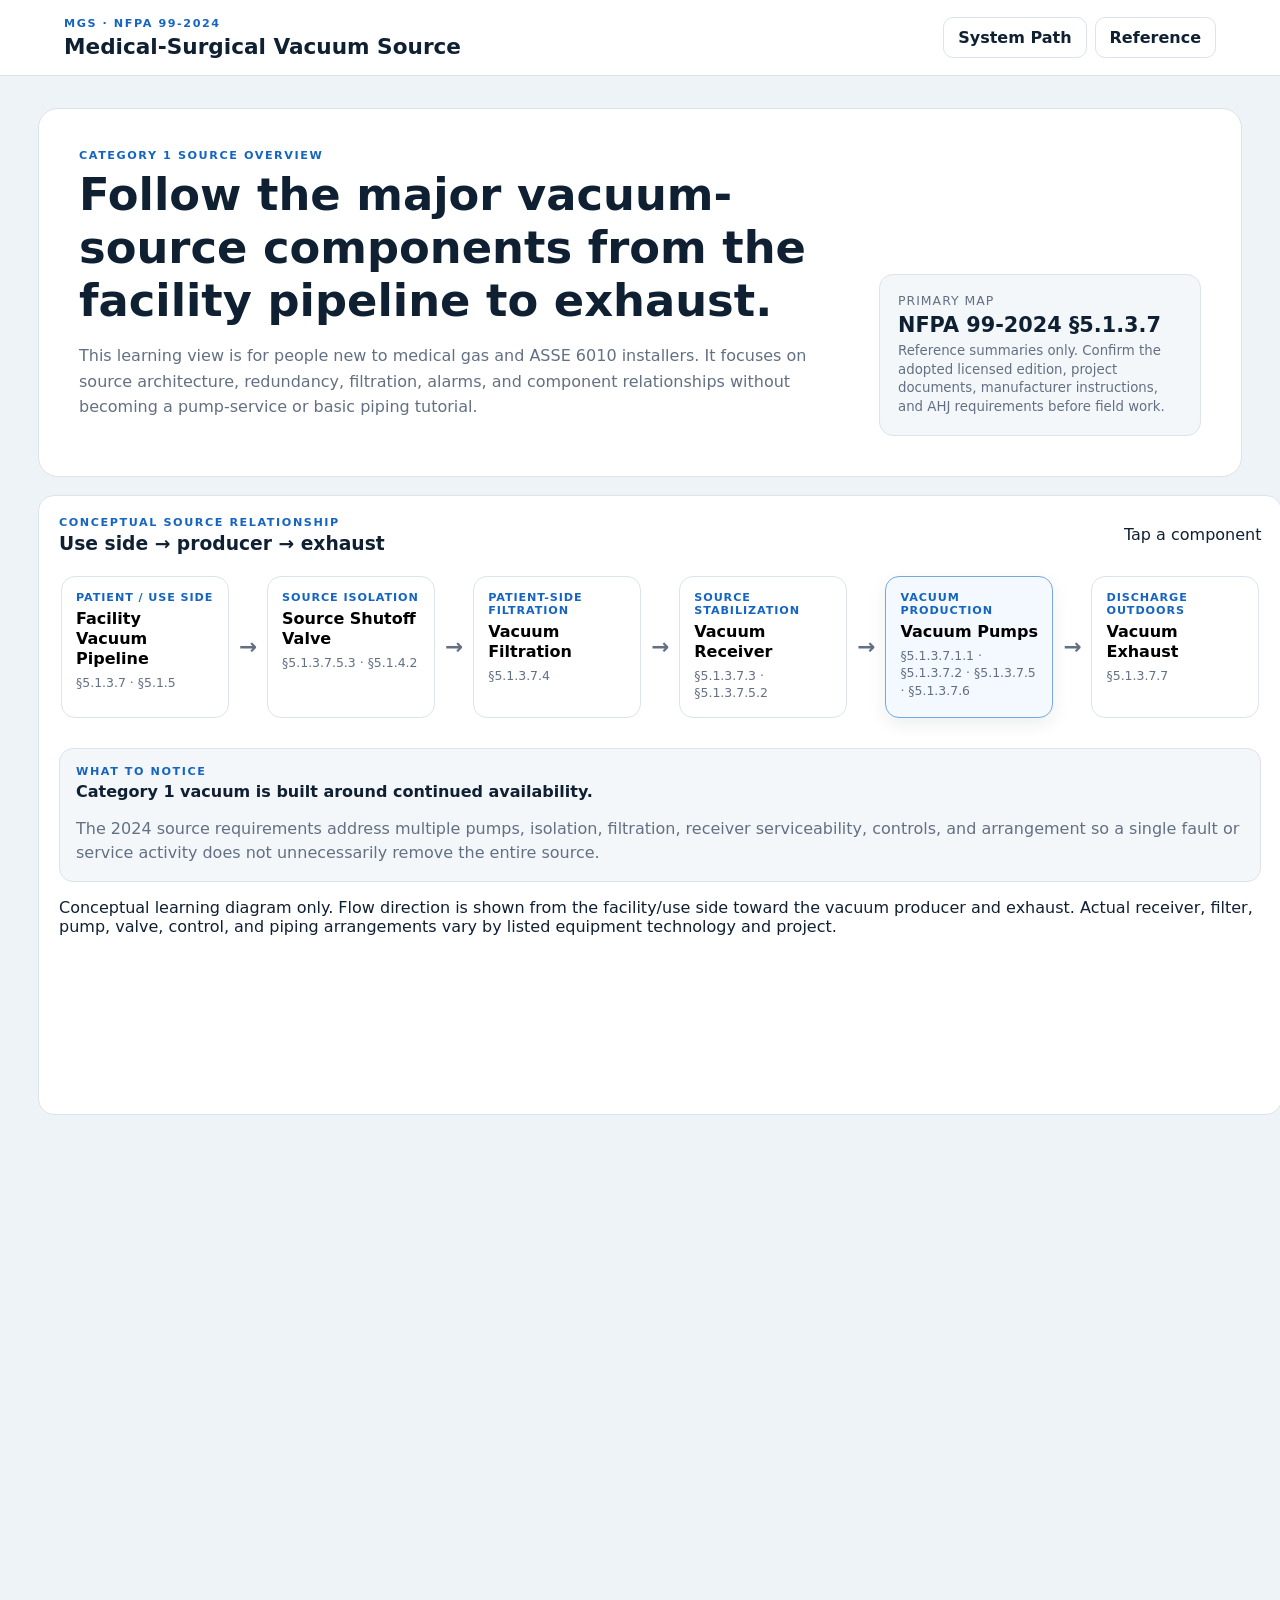
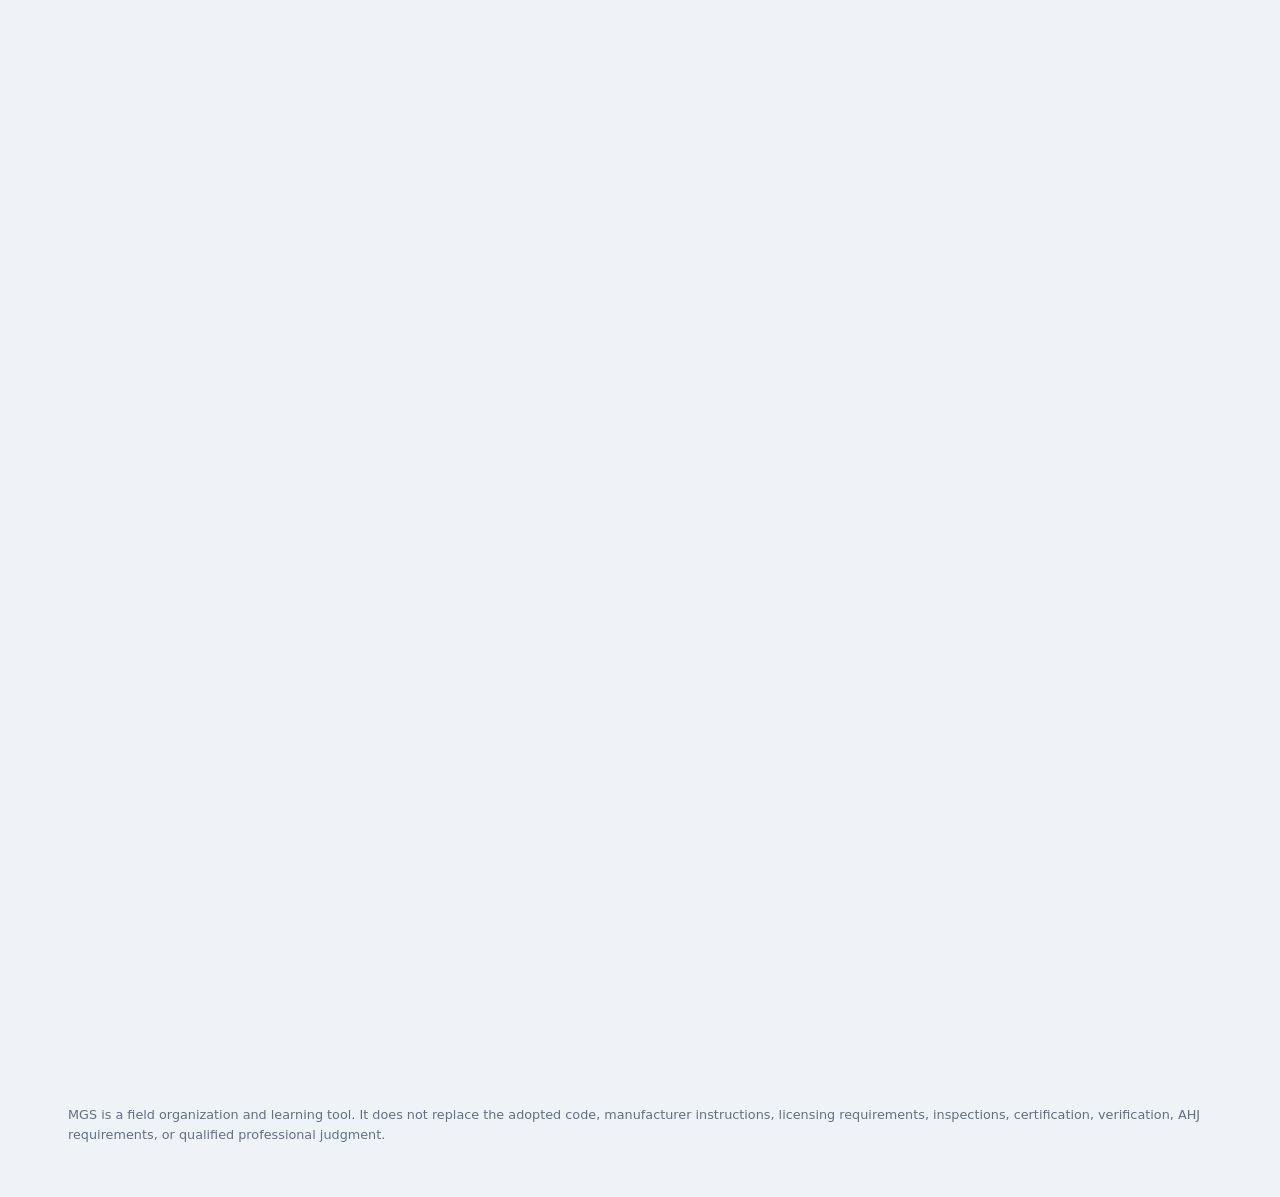
<file: vacuum-source.html>
<!doctype html>
<html lang="en">
<head>
  <meta charset="utf-8" />
  <meta name="viewport" content="width=device-width, initial-scale=1" />
  <meta name="theme-color" content="#0b2545" />
  <title>MGS Medical-Surgical Vacuum Source</title>
  <link rel="stylesheet" href="styles.css" />
  <link rel="stylesheet" href="reference.css" />
  <link rel="stylesheet" href="vacuum-source.css" />
</head>
<body>
<header class="topbar">
  <div><p class="eyebrow">MGS · NFPA 99-2024</p><h1>Medical-Surgical Vacuum Source</h1></div>
  <div class="top-actions">
    <a class="secondary nav-button" href="system-path.html">System Path</a>
    <a class="secondary nav-button" href="reference.html">Reference</a>
  </div>
</header>

<main class="shell vacuum-shell">
  <section class="reference-hero">
    <div>
      <p class="eyebrow">Category 1 source overview</p>
      <h2>Follow the major vacuum-source components from the facility pipeline to exhaust.</h2>
      <p>This learning view is for people new to medical gas and ASSE 6010 installers. It focuses on source architecture, redundancy, filtration, alarms, and component relationships without becoming a pump-service or basic piping tutorial.</p>
    </div>
    <div class="edition-card"><span>Primary map</span><strong>NFPA 99-2024 §5.1.3.7</strong><small>Reference summaries only. Confirm the adopted licensed edition, project documents, manufacturer instructions, and AHJ requirements before field work.</small></div>
  </section>

  <section class="vacuum-layout">
    <article class="panel vacuum-panel">
      <div class="panel-head">
        <div><p class="eyebrow">Conceptual source relationship</p><h3>Use side → producer → exhaust</h3></div>
        <span class="path-note">Tap a component</span>
      </div>
      <div id="vacuumDiagram" class="vacuum-diagram" aria-live="polite"></div>
      <div class="redundancy-card">
        <p class="eyebrow">What to notice</p>
        <strong>Category 1 vacuum is built around continued availability.</strong>
        <p>The 2024 source requirements address multiple pumps, isolation, filtration, receiver serviceability, controls, and arrangement so a single fault or service activity does not unnecessarily remove the entire source.</p>
      </div>
      <p class="diagram-disclaimer">Conceptual learning diagram only. Flow direction is shown from the facility/use side toward the vacuum producer and exhaust. Actual receiver, filter, pump, valve, control, and piping arrangements vary by listed equipment technology and project.</p>
    </article>

    <aside class="panel vacuum-detail" id="vacuumDetail">
      <div class="detail-empty">Tap a component to see its purpose, field focus, and mapped NFPA 99-2024 section.</div>
    </aside>
  </section>
</main>

<footer><p>MGS is a field organization and learning tool. It does not replace the adopted code, manufacturer instructions, licensing requirements, inspections, certification, verification, AHJ requirements, or qualified professional judgment.</p></footer>

<script src="vacuum-source.js"></script>
</body>
</html>
</file>
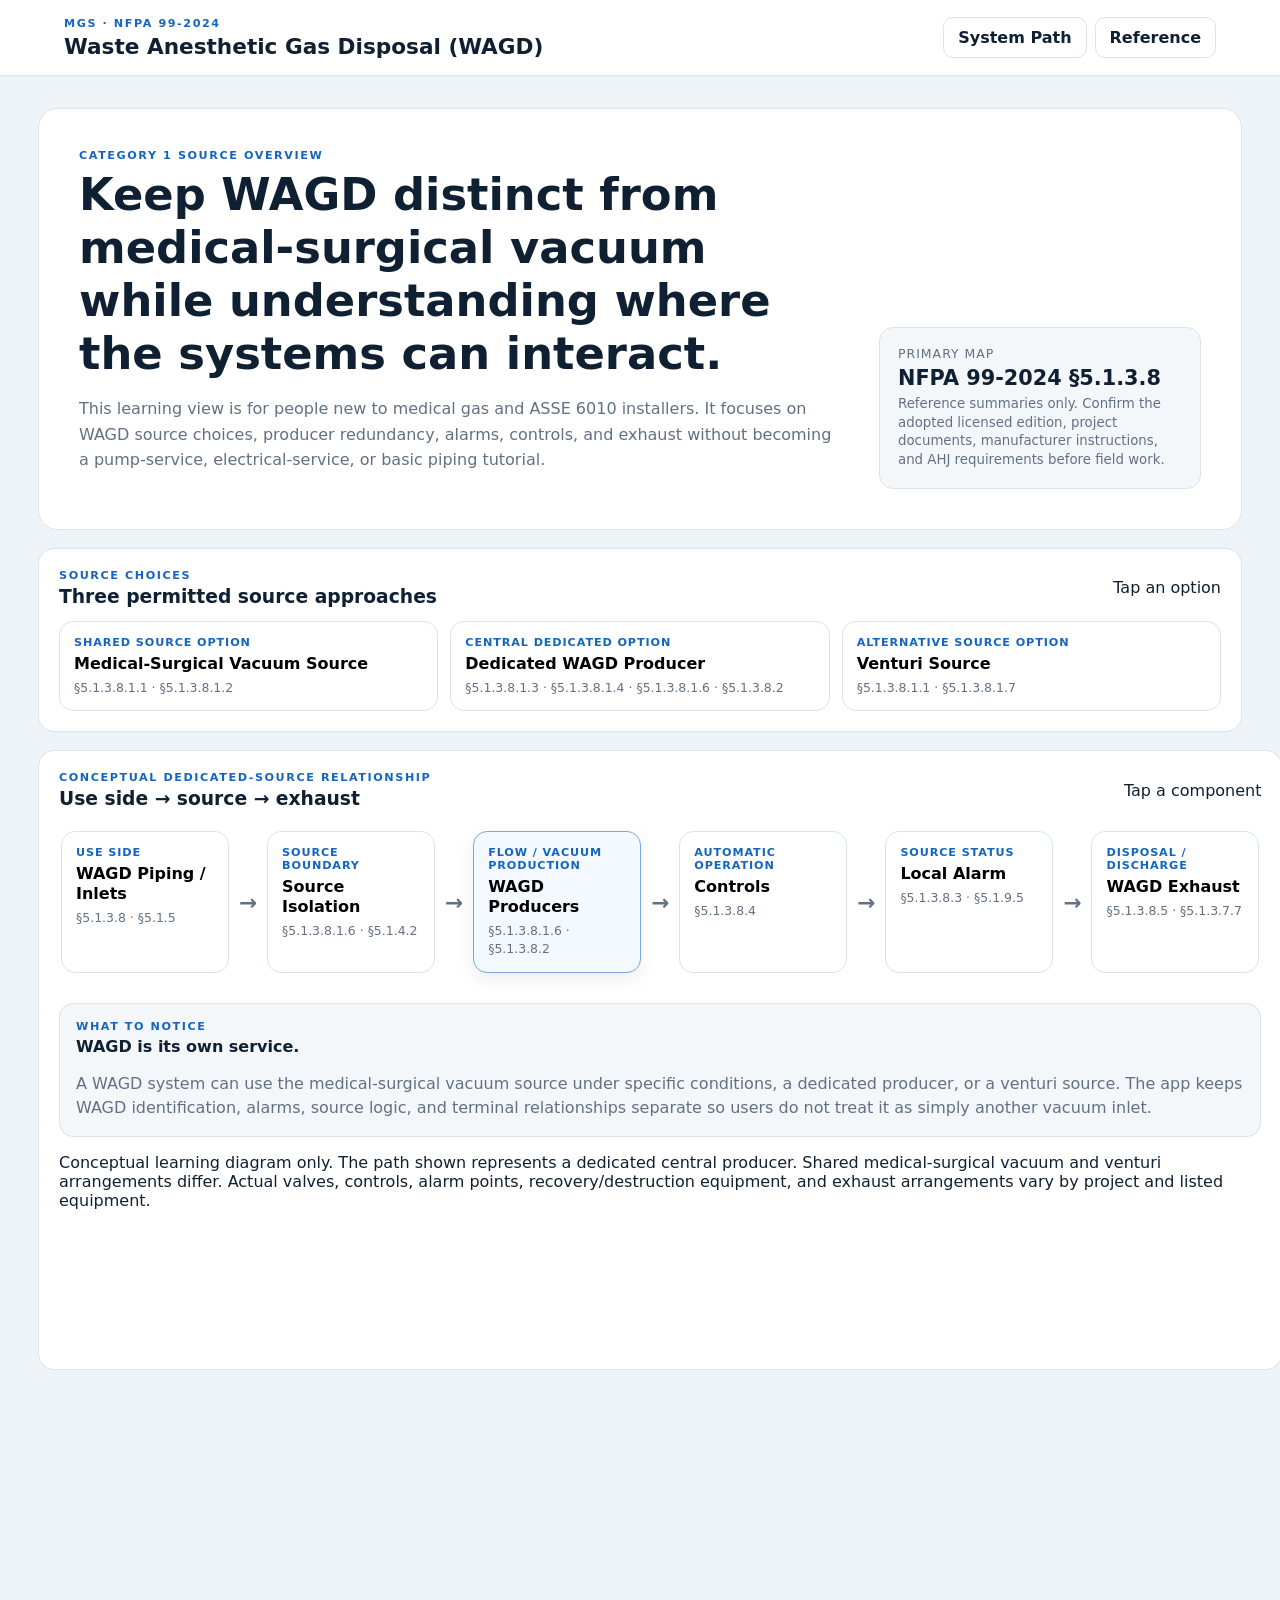
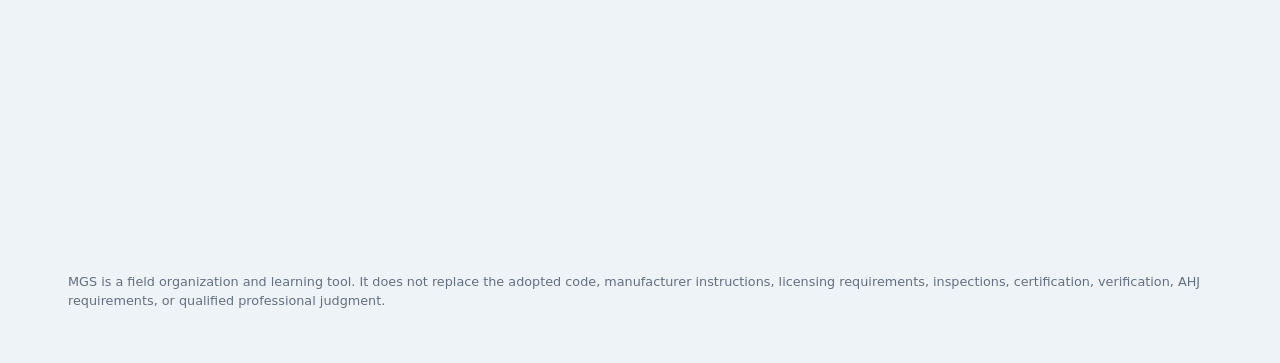
<file: wagd-source.html>
<!doctype html>
<html lang="en">
<head>
  <meta charset="utf-8" />
  <meta name="viewport" content="width=device-width, initial-scale=1" />
  <meta name="theme-color" content="#0b2545" />
  <title>MGS WAGD Source</title>
  <link rel="stylesheet" href="styles.css" />
  <link rel="stylesheet" href="reference.css" />
  <link rel="stylesheet" href="wagd-source.css" />
</head>
<body>
<header class="topbar">
  <div><p class="eyebrow">MGS · NFPA 99-2024</p><h1>Waste Anesthetic Gas Disposal (WAGD)</h1></div>
  <div class="top-actions">
    <a class="secondary nav-button" href="system-path.html">System Path</a>
    <a class="secondary nav-button" href="reference.html">Reference</a>
  </div>
</header>

<main class="shell wagd-shell">
  <section class="reference-hero">
    <div>
      <p class="eyebrow">Category 1 source overview</p>
      <h2>Keep WAGD distinct from medical-surgical vacuum while understanding where the systems can interact.</h2>
      <p>This learning view is for people new to medical gas and ASSE 6010 installers. It focuses on WAGD source choices, producer redundancy, alarms, controls, and exhaust without becoming a pump-service, electrical-service, or basic piping tutorial.</p>
    </div>
    <div class="edition-card"><span>Primary map</span><strong>NFPA 99-2024 §5.1.3.8</strong><small>Reference summaries only. Confirm the adopted licensed edition, project documents, manufacturer instructions, and AHJ requirements before field work.</small></div>
  </section>

  <section class="source-options panel">
    <div class="panel-head">
      <div><p class="eyebrow">Source choices</p><h3>Three permitted source approaches</h3></div>
      <span class="path-note">Tap an option</span>
    </div>
    <div id="sourceOptions" class="option-grid" aria-live="polite"></div>
  </section>

  <section class="wagd-layout">
    <article class="panel wagd-panel">
      <div class="panel-head">
        <div><p class="eyebrow">Conceptual dedicated-source relationship</p><h3>Use side → source → exhaust</h3></div>
        <span class="path-note">Tap a component</span>
      </div>
      <div id="wagdDiagram" class="wagd-diagram" aria-live="polite"></div>
      <div class="distinction-card">
        <p class="eyebrow">What to notice</p>
        <strong>WAGD is its own service.</strong>
        <p>A WAGD system can use the medical-surgical vacuum source under specific conditions, a dedicated producer, or a venturi source. The app keeps WAGD identification, alarms, source logic, and terminal relationships separate so users do not treat it as simply another vacuum inlet.</p>
      </div>
      <p class="diagram-disclaimer">Conceptual learning diagram only. The path shown represents a dedicated central producer. Shared medical-surgical vacuum and venturi arrangements differ. Actual valves, controls, alarm points, recovery/destruction equipment, and exhaust arrangements vary by project and listed equipment.</p>
    </article>

    <aside class="panel wagd-detail" id="wagdDetail">
      <div class="detail-empty">Tap a source option or component to see its purpose, field focus, and mapped NFPA 99-2024 section.</div>
    </aside>
  </section>
</main>

<footer><p>MGS is a field organization and learning tool. It does not replace the adopted code, manufacturer instructions, licensing requirements, inspections, certification, verification, AHJ requirements, or qualified professional judgment.</p></footer>

<script src="wagd-source.js"></script>
</body>
</html>
</file>
<file: styles.css>
:root {
  --ink:#102033; --muted:#637083; --navy:#0b2545; --blue:#1565c0; --line:#dbe3ec;
  --soft:#f4f7fa; --white:#fff; --green:#1f7a4c; --amber:#9a6400; --red:#a33a42;
}
*{box-sizing:border-box} body{margin:0;font-family:Inter,ui-sans-serif,system-ui,-apple-system,BlinkMacSystemFont,"Segoe UI",sans-serif;color:var(--ink);background:#eef3f7}
button,input,textarea,select{font:inherit} button{cursor:pointer}.topbar{min-height:76px;display:flex;align-items:center;justify-content:space-between;padding:14px clamp(18px,5vw,72px);background:#fff;border-bottom:1px solid var(--line);position:sticky;top:0;z-index:5}.topbar h1{margin:0;font-size:1.35rem}.top-actions{display:flex;gap:8px}.eyebrow{margin:0 0 4px;text-transform:uppercase;letter-spacing:.14em;font-size:.7rem;font-weight:800;color:var(--blue)}.shell{max-width:1180px;margin:0 auto;padding:32px 18px 60px}
.hero{display:grid;grid-template-columns:1.7fr .7fr;gap:18px;background:linear-gradient(135deg,#0b2545,#163e6e);color:#fff;border-radius:20px;padding:clamp(24px,4vw,48px)}.hero h2{margin:6px 0 12px;font-size:clamp(1.8rem,4vw,3.2rem);max-width:780px}.hero p:not(.eyebrow){color:#d9e6f3;max-width:760px;line-height:1.6}.hero .eyebrow{color:#9cc8ff}.status-card{align-self:end;background:rgba(255,255,255,.1);border:1px solid rgba(255,255,255,.18);border-radius:14px;padding:18px}.status-card span,.status-card strong{display:block}.status-card span{color:#bcd1e7;font-size:.82rem;margin-bottom:6px}
.stats{display:grid;grid-template-columns:repeat(3,1fr);gap:14px;margin:18px 0}.stats article,.panel{background:#fff;border:1px solid var(--line);border-radius:16px}.stats article{padding:18px}.stats span{display:block;color:var(--muted);font-size:.82rem}.stats strong{font-size:1.8rem;margin-top:3px;display:block}.grid{display:grid;grid-template-columns:.85fr 1.15fr;gap:18px}.panel{padding:20px}.panel-head,.section-actions{display:flex;justify-content:space-between;gap:16px;align-items:center;margin-bottom:14px}.panel h3,.section-actions h4{margin:0}.project-list,.record-list{display:grid;gap:10px}.project-row{width:100%;text-align:left;border:1px solid var(--line);background:#fff;padding:14px;border-radius:12px}.project-row:hover,.project-row.active{border-color:#76a8df;background:#f4f9ff}.project-row strong,.project-row span{display:block}.project-row span{color:var(--muted);margin-top:3px;font-size:.85rem}.empty,.detail-empty{color:var(--muted);padding:24px 4px}.detail-grid{display:grid;grid-template-columns:repeat(2,1fr);gap:12px}.detail-grid div{background:var(--soft);border-radius:10px;padding:14px}.detail-grid span{display:block;color:var(--muted);font-size:.75rem;text-transform:uppercase;letter-spacing:.08em;margin-bottom:5px}.detail-notes{margin-top:14px;padding:14px;border-left:3px solid var(--blue);background:#f7fbff;border-radius:8px;white-space:pre-wrap}
.workspace{margin-top:18px}.tabs{display:flex;gap:8px;overflow-x:auto;border-bottom:1px solid var(--line);margin:0 -4px 18px;padding:0 4px}.tab{border:0;background:transparent;padding:11px 14px;color:var(--muted);font-weight:750;border-bottom:3px solid transparent;white-space:nowrap}.tab.active{color:var(--blue);border-bottom-color:var(--blue)}.tab-panel{display:none}.tab-panel.active{display:block}.task{display:flex;align-items:center;gap:12px;padding:12px;border:1px solid var(--line);border-radius:11px}.task input{width:20px;height:20px}.task.done span{text-decoration:line-through;color:var(--muted)}.task button,.delete-link{margin-left:auto;border:0;background:transparent;color:#8a3440}.record-card{display:grid;grid-template-columns:1fr auto auto;gap:10px 14px;align-items:start;padding:14px;border:1px solid var(--line);border-radius:12px;background:#fff}.record-main strong,.record-main span,.record-main small{display:block}.record-main span{margin-top:3px}.record-main small{margin-top:4px;color:var(--muted)}.record-card p{grid-column:1/-1;margin:0;padding-top:10px;border-top:1px solid var(--line);color:var(--muted);white-space:pre-wrap}.status{font-size:.75rem;font-weight:800;padding:5px 8px;border-radius:999px;white-space:nowrap}.status.pass{background:#e7f5ed;color:var(--green)}.status.attention{background:#fff1dc;color:var(--amber)}.status.unchecked{background:#edf1f5;color:var(--muted)}
.primary,.secondary{border-radius:10px;padding:10px 14px;font-weight:750;border:1px solid transparent}.primary{background:var(--blue);color:#fff}.secondary{background:#fff;border-color:var(--line);color:var(--ink)}button:disabled{opacity:.45;cursor:not-allowed}.helper{display:block;color:var(--muted);font-weight:400;margin-top:4px}.file-button{display:inline-flex;align-items:center;justify-content:center;margin:0;white-space:nowrap}.file-button input{display:none}.photo-grid{display:grid;grid-template-columns:repeat(3,minmax(0,1fr));gap:14px}.photo-card{margin:0;border:1px solid var(--line);border-radius:12px;background:#fff;overflow:hidden;position:relative}.photo-card img{width:100%;aspect-ratio:4/3;object-fit:cover;display:block}.photo-card figcaption{padding:12px;display:grid;gap:3px}.photo-card figcaption span,.photo-card figcaption small{color:var(--muted)}.photo-card .delete-link{margin:0 12px 12px}.photo-preview{width:100%;max-height:280px;object-fit:contain;background:var(--soft);border-radius:10px;margin-top:14px}.print-only{display:none}
.scope-fieldset{border:1px solid var(--line);border-radius:12px;padding:14px;margin:16px 0 0}.scope-fieldset legend{padding:0 6px;font-size:.85rem;font-weight:800;color:var(--ink)}.scope-grid{display:grid;grid-template-columns:repeat(2,minmax(0,1fr));gap:10px;margin-top:12px}.scope-option{display:flex;align-items:flex-start;gap:10px;margin:0;padding:11px 12px;border:1px solid var(--line);border-radius:10px;background:#fff;font-size:.82rem;font-weight:750;cursor:pointer}.scope-option:hover{border-color:#9abce1;background:#f8fbff}.scope-option input{width:18px;height:18px;margin:1px 0 0;flex:0 0 auto}.scope-option span{display:grid;gap:2px}.scope-option small{color:var(--muted);font-weight:500;line-height:1.35}.scope-editor{display:grid;gap:14px}.scope-other{max-width:560px}.scope-save-note{margin:0;color:var(--muted);font-size:.78rem}.system-scope-summary{margin-top:14px;padding:13px 14px;border:1px solid var(--line);border-radius:10px;background:#fbfdff}.system-scope-summary>span{display:block;margin-bottom:8px;color:var(--muted);font-size:.72rem;font-weight:800;text-transform:uppercase;letter-spacing:.08em}.system-chip-list{display:flex;flex-wrap:wrap;gap:7px}.system-chip{display:inline-flex;align-items:center;padding:5px 8px;border-radius:999px;background:#eaf3fc;color:#245f8f;font-size:.75rem;font-weight:800}.system-chip.other{background:#f2f4f6;color:#576574}.scope-empty{color:var(--muted);font-size:.82rem}.project-scope-count{display:block!important;margin-top:6px!important;color:#245f8f!important;font-size:.74rem!important;font-weight:750}.report-systems{display:flex;flex-wrap:wrap;gap:5px;margin-top:8px}.report-system{display:inline-block;border:1px solid #bbb;border-radius:999px;padding:3px 7px;font-size:8.5pt}
footer{max-width:1180px;margin:0 auto;padding:0 18px 40px;color:var(--muted);font-size:.8rem;line-height:1.5}dialog{border:0;border-radius:16px;padding:0;width:min(520px,calc(100% - 28px));box-shadow:0 24px 80px rgba(0,0,0,.22)}dialog::backdrop{background:rgba(11,37,69,.52)}dialog form{padding:22px}.dialog-head,.dialog-actions{display:flex;justify-content:space-between;align-items:center;gap:12px}.dialog-head h3{margin:0}.dialog-actions{justify-content:flex-end;margin-top:18px}.icon-btn{border:0;background:transparent;font-size:1.8rem;color:var(--muted)}label{display:grid;gap:6px;font-size:.85rem;font-weight:700;margin-top:14px}input,textarea,select{width:100%;padding:11px 12px;border:1px solid #cdd8e4;border-radius:10px;background:#fff;color:var(--ink)}input:focus,textarea:focus,select:focus{outline:3px solid #dcecff;border-color:var(--blue)}#fieldNotes{resize:vertical;min-height:220px}
@media(max-width:760px){.hero,.grid{grid-template-columns:1fr}.topbar{padding:12px 16px}.topbar .eyebrow{display:none}.hero{padding:24px 20px}.detail-grid{grid-template-columns:1fr}.record-card{grid-template-columns:1fr auto}.record-card .delete-link{grid-column:2}.section-actions{align-items:flex-start}.photo-grid{grid-template-columns:repeat(2,minmax(0,1fr))}.top-actions .secondary{display:none}.scope-grid{grid-template-columns:1fr}}
@media(max-width:480px){.stats{grid-template-columns:1fr;gap:8px}.stats article{display:flex;align-items:center;justify-content:space-between}.stats strong{font-size:1.35rem}.panel{padding:16px}.record-card{grid-template-columns:1fr}.record-card .delete-link{grid-column:1;margin-left:0;padding:0;text-align:left}.status{justify-self:start}.photo-grid{grid-template-columns:1fr}}

/* Per-project NFPA 99 edition and jurisdiction record. Does not indicate adopted-code verification. */
.code-basis-summary{margin-top:14px;padding:12px 14px;background:#fff8eb;border:1px solid #ead9ad;border-radius:10px}
.code-basis-summary strong,.code-basis-summary span,.code-basis-summary small{display:block}
.code-basis-summary span,.code-basis-summary small{margin-top:5px;color:var(--muted);line-height:1.45}
.code-basis-panel{margin-top:10px;border:1px solid var(--line);padding:12px 14px;border-radius:10px}
.code-basis-panel summary{cursor:pointer;font-weight:700}
.code-basis-panel form{display:grid;grid-template-columns:repeat(2,minmax(0,1fr));gap:12px;margin-top:12px}
.code-basis-panel label{display:grid;gap:5px;font-weight:600;font-size:.89rem}
.code-basis-panel input,.code-basis-panel select,.code-basis-panel textarea{width:100%;min-width:0;padding:9px;border:1px solid var(--line);border-radius:7px}
.code-basis-panel label:has(textarea){grid-column:1/-1}
.code-basis-panel button{justify-self:start}
@media(max-width:640px){.code-basis-panel form{grid-template-columns:1fr}}

@media print{
  @page{margin:.55in;size:auto}.no-print{display:none!important}.print-only{display:block!important}body{background:#fff;color:#111;font-family:Arial,sans-serif}.shell{max-width:none;padding:0}.report{font-size:10pt}.report-head{display:flex;justify-content:space-between;align-items:flex-start;border-bottom:3px solid #0b2545;padding-bottom:14px;margin-bottom:20px}.report-head h1{margin:2px 0 0;font-size:22pt}.report-date{font-size:9pt;color:#555}.report-summary{border:1px solid #bbb;padding:14px;margin-bottom:18px}.report-summary h2{margin:0 0 8px;font-size:16pt}.report section{break-inside:auto;margin:0 0 20px}.report h3{font-size:12pt;border-bottom:1px solid #999;padding-bottom:5px;margin:0 0 8px}.report table{width:100%;border-collapse:collapse}.report td{border:1px solid #ccc;padding:7px;vertical-align:top}.report td:last-child{width:34%}.report small{color:#555}.report-empty{color:#666;font-style:italic}.report-notes{white-space:pre-wrap;border:1px solid #ccc;padding:10px;min-height:50px}.report-photos{display:grid;grid-template-columns:repeat(2,1fr);gap:12px}.report-photos figure{margin:0;break-inside:avoid;border:1px solid #ccc;padding:7px}.report-photos img{width:100%;max-height:3.2in;object-fit:contain}.report-photos figcaption{padding-top:5px;font-size:9pt}.report-disclaimer{border-top:1px solid #999;margin-top:24px;padding-top:8px;color:#555;font-size:8pt}
}
/* Area alarm equipment field documentation. */
.area-alarm-equipment{grid-column:1/-1;display:grid;gap:9px;border-top:1px solid var(--line);padding-top:12px;min-width:0}
.area-alarm-equipment strong{font-size:.86rem}
.area-alarm-equipment small{color:var(--muted);line-height:1.4}
.area-alarm-equipment dl{display:grid;grid-template-columns:repeat(2,minmax(0,1fr));gap:9px;margin:0}
.area-alarm-equipment dl div{min-width:0}
.area-alarm-equipment dt{font-size:.72rem;font-weight:800;color:var(--muted)}
.area-alarm-equipment dd{font-size:.85rem;overflow-wrap:anywhere;margin:2px 0 0}
.area-alarm-equipment button{justify-self:start;min-height:44px}
#areaAlarmEquipmentDialog{width:min(660px,calc(100% - 24px));max-height:92vh;overflow:auto}
.equipment-warning{line-height:1.5;color:#704b0c;background:#fff8ec;border:1px solid #e6d5ad;border-radius:10px;padding:12px;font-size:.83rem}
.equipment-fieldset{border:1px solid var(--line);border-radius:12px;padding:8px 14px 15px;margin:16px 0}
.equipment-fieldset legend{font-weight:800;padding:0 6px}
.alarm-equipment-report{margin-top:8px;line-height:1.3}
.alarm-equipment-report small{overflow-wrap:anywhere}
@media(max-width:520px){.area-alarm-equipment dl{grid-template-columns:1fr}}


/* Additional monitored sensor channels under a single area alarm panel. */
#extraSensorChannels{display:grid;gap:8px}
#addSensorChannelBtn{min-height:44px;margin-top:6px}
.sensor-extra-channel{background:#f8fbff;min-width:0}
.sensor-extra-channel [data-remove-sensor-channel]{min-height:44px;color:#8a3440;border-color:#e7c8cc}
.sensor-extra-channel label{min-width:0}
.alarm-channel-report{margin-top:9px;padding-top:7px;border-top:1px solid #ddd;display:grid;gap:10px}
.alarm-channel-report>div{padding-bottom:7px;border-bottom:1px dashed #ddd}

/* Channel-specific functional-test links: compact touch targets and real-size checkboxes on phones. */
.channel-test-field{margin-top:14px;min-width:0}
.channel-test-field>strong{display:block;font-size:.85rem}
.channel-test-options{display:grid;gap:8px;margin-top:8px;min-width:0}
.channel-test-options label{display:flex;align-items:flex-start;gap:10px;margin:0;padding:10px;border:1px solid var(--line);border-radius:9px;font-weight:500;line-height:1.35;overflow-wrap:anywhere}
.channel-test-options input[type="checkbox"]{width:18px;height:18px;flex:0 0 18px;min-width:18px;padding:0;margin:1px 0 0}
.channel-test-description{min-width:0;flex:1}
.channel-test-options .gas-service-warning{display:block;color:#704b0c;background:#fff8ec;border:1px solid #e6d5ad;border-radius:7px;padding:8px;margin-top:7px;font-size:.82rem;font-weight:750;line-height:1.4}
.channel-test-options .gas-service-warning[hidden]{display:none}
.channel-test-options .gas-service-unconfirmed{color:#354c5d;background:#f1f5f8;border-color:#c6d5df}

/* Keep field-report printing available on phones instead of hiding it. */
@media(max-width:760px){
  .topbar{gap:8px;flex-wrap:wrap}
  .top-actions{flex-wrap:wrap;justify-content:flex-end}
  .top-actions .secondary{display:inline-flex}
}
@media(max-width:480px){
  .topbar>div:first-child{width:100%}
  .top-actions{width:100%;display:grid;grid-template-columns:repeat(2,minmax(0,1fr))}
  .top-actions button{min-width:0;padding:10px 6px;font-size:.82rem}
}


/* Field-documentation review summary for area alarm panels. */
.alarm-review-summary{border:1px solid #d7dee6;border-left:4px solid #b78223;background:#fcfaf6;border-radius:11px;padding:14px 16px;margin-bottom:15px}
.alarm-review-summary>strong{font-size:.95rem;color:var(--ink)}
.alarm-review-summary p{font-size:.83rem;color:var(--muted);line-height:1.5;margin:8px 0}
.alarm-review-list{list-style:none;margin:11px 0 0;padding:0;display:grid;gap:9px}
.alarm-review-panel{background:#fff;border:1px solid var(--line);border-radius:9px;padding:10px}
.alarm-review-panel>span{display:block;color:#755010;font-size:.76rem;font-weight:700;margin:4px 0}
.alarm-review-panel>ul{padding-left:20px;font-size:.81rem;line-height:1.5;color:#4e5560;overflow-wrap:anywhere}
.alarm-review-jump{display:inline-block;min-height:44px;text-align:left;padding:9px 10px;border:1px solid #ccd8e4;border-radius:7px;background:#f9fcff;color:#125b98;font-weight:750;text-decoration:underline;overflow-wrap:anywhere}
.alarm-review-jump:focus-visible,.record-card:focus-visible{outline:3px solid #3384d8;outline-offset:2px}
.alarm-review-badge{display:inline-block;font-size:.75rem;font-weight:750;color:#755010;background:#fff2d8;border-radius:6px;padding:4px 7px;margin-top:7px}
@media(max-width:480px){.alarm-review-summary{padding:12px}.alarm-review-jump{width:100%}}

/* One-tap filtering of foreman review issues; select remains accessible at narrow widths. */
.alarm-review-filter{display:flex;align-items:center;gap:10px;flex-wrap:wrap;margin:12px 0 8px}
.alarm-review-filter label{font-size:.82rem;font-weight:700;color:var(--ink)}
.alarm-review-filter select{max-width:100%;min-height:44px;flex:1 1 210px;border:1px solid #8799aa;border-radius:8px;background:#fff;color:var(--ink);padding:8px 10px;font:inherit}
.alarm-review-filter select:focus-visible{outline:3px solid #3384d8;outline-offset:2px}
@media(max-width:480px){.alarm-review-filter{align-items:stretch;flex-direction:column;gap:5px}.alarm-review-filter select{width:100%;flex:auto}}


/* Foreman action on an active issue. Notes are dated documentation, never clearance. */
.alarm-review-edit{display:block;min-height:44px;margin-top:7px;padding:7px 11px;
  border:1px solid #b5c5d5;border-radius:7px;color:#174e78;background:#f5faff;
  font:inherit;font-size:.81rem;font-weight:700;text-align:left}
.alarm-review-edit:focus-visible{outline:3px solid #3384d8;outline-offset:2px}
.alarm-correction-history{margin:7px 0;padding:8px 10px;background:#eef3f8;
  border-left:3px solid #899eaf;border-radius:5px;font-size:.78rem;
  line-height:1.5;overflow-wrap:anywhere;color:#243b4e}
.alarm-correction-history ul{margin:5px 0 0;padding-left:18px}
.alarm-correction-history li+li{margin-top:5px}
@media(max-width:480px){.alarm-review-edit{width:100%}}
@media print{
  .report-alarm-review .alarm-correction-history{background:#fff;border:1px solid #aaa;
    padding:4px 7px;font-size:8pt;break-inside:avoid}
}

/* Printable turnover: full, unfiltered list of unresolved area alarm documentation issues. */
@media print {
  .report-alarm-review { margin: 0 0 20px; }
  .report-alarm-review>p { margin: 8px 0 10px; }
  .report-alarm-review-categories { width: 100%; border-collapse: collapse; margin: 8px 0 13px; }
  .report-alarm-review-categories th,
  .report-alarm-review-categories td { border: 1px solid #bbb; padding: 5px 7px; font-size: 9pt; text-align: left; }
  .report-alarm-review-categories td:last-child { width: auto; }
  .report-alarm-review-categories th:not(:first-child),
  .report-alarm-review-categories td:not(:first-child) { width: 13%; text-align: center; }
  .report-alarm-review-categories thead { display: table-header-group; }
  .report-alarm-review h4 { font-size: 10pt; margin: 10px 0 6px; }
  .report-alarm-review-panels { padding-left: 22px; margin: 6px 0; }
  .report-alarm-review-panel { break-inside: avoid; margin: 0 0 8px; overflow-wrap: anywhere; }
  .report-alarm-review-panel ul { margin: 4px 0 0; padding-left: 19px; }
  .report-alarm-review-note { border-top: 1px solid #aaa; padding-top: 6px; font-size: 8.5pt; color: #444; }
}

/* Historical field review notes remain available after a live flag disappears. */
.alarm-resolved-history{border:1px solid #c7d4df;border-radius:10px;background:#f6f9fc;padding:12px 14px;margin:0 0 16px;overflow-wrap:anywhere}
.alarm-resolved-history summary{cursor:pointer;font-size:.9rem;font-weight:750;min-height:44px;display:list-item;padding:10px 0}
.alarm-resolved-history summary:focus-visible{outline:3px solid #3384d8;outline-offset:2px}
.alarm-resolved-history>p{font-size:.82rem;line-height:1.5;color:var(--muted)}
.alarm-resolved-history ol{padding-left:22px;font-size:.82rem;line-height:1.5}
.alarm-resolved-history ol>li{margin:9px 0;padding:4px 0}
.alarm-resolved-history ol>li>p{margin:4px 0}
@media print{
  .report-alarm-resolved{margin:0 0 20px}
  .report-alarm-resolved>p{font-size:9pt;color:#444}
  .report-alarm-resolved ol{padding-left:22px}
  .report-alarm-resolved-item{break-inside:avoid;overflow-wrap:anywhere;margin-bottom:9px}
  .report-alarm-resolved-item>p{margin:4px 0}
  .report-alarm-resolved .alarm-correction-history{background:#fff;border:1px solid #aaa;padding:4px 7px;font-size:8pt;break-inside:avoid}
}

/* Project-level history persists after an individual alarm record is removed. */
.project-audit-history{border:1px solid #b8cbdc;border-radius:10px;background:#f8fafc;padding:12px 14px;margin:0 0 16px;overflow-wrap:anywhere}
.project-audit-history summary{cursor:pointer;font-size:.9rem;font-weight:750;min-height:44px;padding:10px 0}
.project-audit-history summary:focus-visible{outline:3px solid #3384d8;outline-offset:2px}
.project-audit-history>p{font-size:.82rem;color:var(--muted);line-height:1.5}
.project-audit-history ol{padding-left:22px;font-size:.82rem;line-height:1.5}
.project-audit-history li{margin:12px 0}
.project-audit-history li p{margin:4px 0;white-space:normal}
.project-audit-history li small{color:var(--muted)}
@media print{
  .report-project-audit{margin:0 0 20px}
  .report-project-audit>p{font-size:9pt;color:#444}
  .report-project-audit ol{padding-left:22px}
  .report-project-audit-item{break-inside:avoid;overflow-wrap:anywhere;margin-bottom:9px}
  .report-project-audit-item p{margin:4px 0}
}
</file>
<file: scope-aware-records.css>
.scope-entry-feedback{display:flex;flex-wrap:wrap;gap:8px 12px;align-items:center;margin:8px 0 2px;padding:9px 11px;border:1px solid var(--line);border-radius:9px;background:var(--soft);color:var(--muted);font-size:.78rem;line-height:1.4}.scope-entry-feedback.in{border-color:#b8ddc8;background:#f2fbf6;color:var(--green)}.scope-entry-feedback.outside{border-color:#efd09a;background:#fff8e9;color:var(--amber)}.scope-entry-feedback.unset{border-color:#c9d7e7;background:#f6f9fc}.scope-entry-feedback a{font-weight:800;color:var(--blue);text-decoration:none}.scope-entry-feedback a:hover{text-decoration:underline}.scope-module-links{display:grid;gap:8px;padding:13px 14px;border:1px solid var(--line);border-radius:10px;background:#f7fbff}.scope-module-links>strong{font-size:.82rem}.scope-module-link-list{display:flex;flex-wrap:wrap;gap:8px}.scope-module-link-list a{display:inline-flex;align-items:center;padding:7px 10px;border:1px solid #b9d2eb;border-radius:9px;background:#fff;color:#245f8f;font-size:.78rem;font-weight:800;text-decoration:none}.scope-module-link-list a:hover{background:#eef6fe}.scope-record-flag{display:inline-flex;margin-top:7px;padding:4px 7px;border-radius:999px;background:#fff1dc;color:var(--amber);font-size:.7rem;font-weight:800}
</file>
<file: scope-field-checklist.css>
.scope-field-plan {
  margin-bottom: 1.5rem;
  padding: 1rem;
  border: 1px solid var(--border, #d8e0e8);
  border-radius: 16px;
  background: #f8fafc;
}

.scope-field-plan-head {
  display: flex;
  align-items: flex-start;
  justify-content: space-between;
  gap: 1rem;
  margin-bottom: .65rem;
}

.scope-field-plan-head h4 {
  margin: 0 0 .3rem;
}

.scope-field-plan-head p,
.scope-field-notice {
  margin: 0;
  color: #536171;
  line-height: 1.45;
}

.scope-field-summary {
  flex: 0 0 auto;
  padding: .45rem .7rem;
  border-radius: 999px;
  background: #e9eef5;
  font-size: .82rem;
  font-weight: 700;
  color: #24364b;
}

.scope-field-notice {
  margin: .65rem 0 1rem;
  padding: .7rem .8rem;
  border-left: 3px solid #8a98a8;
  background: #fff;
  font-size: .85rem;
}

.scope-field-group + .scope-field-group {
  margin-top: 1rem;
}

.scope-field-group-head {
  display: flex;
  justify-content: space-between;
  gap: 1rem;
  align-items: baseline;
  margin-bottom: .45rem;
}

.scope-field-group-head h5 {
  margin: 0;
  font-size: .96rem;
}

.scope-field-group-head span {
  font-size: .76rem;
  color: #667587;
}

.scope-field-items {
  display: grid;
  gap: .55rem;
}

.scope-field-item {
  display: grid;
  grid-template-columns: minmax(0, 1fr) auto;
  gap: 1rem;
  align-items: center;
  padding: .85rem;
  border: 1px solid #dfe5ec;
  border-radius: 12px;
  background: #fff;
}

.scope-field-item.status-done {
  border-left: 4px solid #4d7a64;
}

.scope-field-item.status-na {
  opacity: .72;
  border-left: 4px solid #8793a0;
}

.scope-field-item-main {
  display: grid;
  gap: .28rem;
}

.scope-field-item-main strong {
  font-size: .9rem;
}

.scope-field-item-main span,
.scope-field-item-main small {
  color: #637183;
  line-height: 1.4;
}

.scope-field-item-main > span {
  font-size: .82rem;
}

.scope-field-item-main small {
  font-size: .74rem;
}

.scope-field-meta {
  display: flex;
  flex-wrap: wrap;
  gap: .35rem;
  margin-top: .2rem;
}

.scope-field-meta-chip {
  display: inline-flex;
  align-items: center;
  gap: .35rem;
  width: fit-content;
  max-width: 100%;
  padding: .3rem .48rem;
  border: 1px solid #dce4ec;
  border-radius: 8px;
  background: #f8fafc;
  font-size: .72rem !important;
  line-height: 1.25 !important;
  color: #43556a !important;
}

.scope-field-meta-chip b {
  color: #22364e;
  font-size: .68rem;
  letter-spacing: .01em;
  white-space: nowrap;
}

.scope-field-evidence-detail {
  display: block;
  margin-top: .05rem;
  color: #59697b !important;
}

.scope-field-item-actions {
  display: flex;
  align-items: end;
  justify-content: flex-end;
  gap: .45rem;
  flex-wrap: wrap;
}

.scope-field-item-actions label {
  display: grid;
  gap: .2rem;
  font-size: .7rem;
  color: #667587;
}

.scope-field-item-actions select {
  min-width: 105px;
  padding: .46rem .55rem;
  border: 1px solid #cdd6df;
  border-radius: 8px;
  background: #fff;
}

.secondary.compact {
  display: inline-flex;
  align-items: center;
  justify-content: center;
  min-height: 34px;
  padding: .42rem .6rem;
  border-radius: 8px;
  font-size: .76rem;
  text-decoration: none;
  white-space: nowrap;
}

.scope-field-empty {
  display: grid;
  gap: .45rem;
  justify-items: start;
  padding: 1rem;
  border: 1px dashed #c8d1db;
  border-radius: 12px;
  background: #fff;
}

.scope-field-empty span {
  color: #637183;
  font-size: .85rem;
}

.custom-checklist-head {
  padding-top: .4rem;
  border-top: 1px solid #e3e8ee;
}

@media (max-width: 760px) {
  .scope-field-plan-head,
  .scope-field-item {
    grid-template-columns: 1fr;
  }

  .scope-field-plan-head {
    display: grid;
  }

  .scope-field-summary {
    justify-self: start;
  }

  .scope-field-meta {
    display: grid;
  }

  .scope-field-meta-chip {
    width: 100%;
    align-items: flex-start;
  }

  .scope-field-item-actions {
    justify-content: flex-start;
    align-items: stretch;
  }

  .scope-field-item-actions label,
  .scope-field-item-actions select {
    width: 100%;
  }
}
</file>
<file: scope-field-evidence-live.css>
.scope-field-evidence-state {
  display: inline-flex;
  align-items: center;
  width: fit-content;
  max-width: 100%;
  padding: .3rem .48rem;
  border: 1px solid #dce4ec;
  border-radius: 8px;
  background: #f8fafc;
  font-size: .72rem;
  font-weight: 800;
  line-height: 1.25;
}

.scope-field-evidence-state.found {
  border-color: #b9d7c5;
  background: #edf7f1;
  color: #2d6d4c;
}

.scope-field-evidence-state.missing {
  border-color: #efd3ad;
  background: #fff7ec;
  color: #8a5a17;
}

.scope-field-evidence-state.na {
  border-color: #d9e0e7;
  background: #f3f5f7;
  color: #6b7785;
}

.scope-field-item.evidence-missing:not(.status-na) {
  box-shadow: inset 0 0 0 1px rgba(138, 90, 23, .04);
}

.scope-field-item.evidence-found:not(.status-na) {
  box-shadow: inset 0 0 0 1px rgba(45, 109, 76, .04);
}

@media (max-width: 760px) {
  .scope-field-evidence-state {
    width: 100%;
    align-items: flex-start;
  }
}
</file>
<file: sync-status-ui.css>
.cloud-sync-status{display:inline-flex;align-items:center;gap:9px;min-width:150px;padding:8px 10px;border:1px solid var(--line);border-radius:10px;background:#fff;color:var(--ink);line-height:1.15}.cloud-sync-status-dot{width:9px;height:9px;border-radius:999px;background:#8b97a6;box-shadow:0 0 0 3px #edf1f5;flex:0 0 auto}.cloud-sync-status-copy{display:grid;gap:2px;min-width:0}.cloud-sync-status strong{font-size:.76rem;white-space:nowrap}.cloud-sync-status small{max-width:220px;color:var(--muted);font-size:.66rem;white-space:nowrap;overflow:hidden;text-overflow:ellipsis}.cloud-sync-status.local .cloud-sync-status-dot,.cloud-sync-status.offline .cloud-sync-status-dot{background:#687787;box-shadow:0 0 0 3px #edf1f5}.cloud-sync-status.ready .cloud-sync-status-dot,.cloud-sync-status.synced .cloud-sync-status-dot{background:var(--green);box-shadow:0 0 0 3px #e7f5ed}.cloud-sync-status.syncing .cloud-sync-status-dot{background:var(--blue);box-shadow:0 0 0 3px #dcecff;animation:mgs-sync-pulse 1s ease-in-out infinite}.cloud-sync-status.warning .cloud-sync-status-dot{background:var(--amber);box-shadow:0 0 0 3px #fff1dc}.cloud-sync-status.error .cloud-sync-status-dot{background:var(--red);box-shadow:0 0 0 3px #f9e5e7}@keyframes mgs-sync-pulse{0%,100%{opacity:.45}50%{opacity:1}}@media(max-width:760px){.top-actions{align-items:center}.cloud-sync-status{min-width:0;padding:7px 8px}.cloud-sync-status-copy small{display:none}.cloud-sync-status strong{font-size:.7rem}}@media(max-width:480px){.cloud-sync-status strong{max-width:92px;overflow:hidden;text-overflow:ellipsis}}
</file>
<file: handoff-summary.css>
.handoff-shell{max-width:1120px}.handoff-hero{display:grid;grid-template-columns:1.5fr .6fr;gap:18px;align-items:end;margin-bottom:18px}.handoff-hero h2{margin:.2rem 0 .5rem}.handoff-hero p{max-width:760px;color:var(--muted);line-height:1.55}.handoff-selector-wrap{display:grid;gap:7px}.handoff-selector-wrap label{font-size:.78rem;font-weight:800;color:var(--muted);text-transform:uppercase;letter-spacing:.06em}.handoff-selector-wrap select{width:100%;padding:11px 12px;border:1px solid var(--line);border-radius:10px;background:#fff;color:var(--ink)}.handoff-summary{display:grid;gap:16px}.summary-header{display:flex;justify-content:space-between;gap:20px;align-items:flex-start}.summary-header h2{margin:.2rem 0 .35rem;font-size:2rem}.project-meta{margin:0;color:var(--muted);line-height:1.5}.summary-status{display:grid;justify-items:end;gap:6px;text-align:right}.summary-status strong{font-size:1rem}.summary-status>span:last-child{font-size:.76rem;color:var(--muted)}.handoff-status{display:inline-flex;align-items:center;padding:6px 10px;border-radius:999px;font-size:.76rem;font-weight:850}.handoff-status.not-started{background:#edf1f5;color:#637083}.handoff-status.in-progress{background:#fff1dc;color:#9a6400}.handoff-status.ready{background:#e7f5ed;color:#1f7a4c}.closeout-editor{display:grid;gap:16px}.closeout-editor-head{display:flex;justify-content:space-between;gap:18px;align-items:flex-start}.closeout-editor-head h3{margin:.15rem 0 .35rem}.closeout-editor-head p:last-child{margin:0;color:var(--muted);line-height:1.45}.save-status{font-size:.78rem;font-weight:850;color:#1f7a4c;min-width:90px;text-align:right}.closeout-form{display:grid;grid-template-columns:repeat(2,minmax(0,1fr));gap:13px 16px}.closeout-form .full{grid-column:1/-1}.closeout-field{display:grid;gap:6px;align-content:start}.field-label-row{display:flex;align-items:center;justify-content:space-between;gap:8px}.field-label-row>label{font-size:.74rem;font-weight:800;color:var(--muted);text-transform:uppercase;letter-spacing:.04em}.field-status{display:inline-flex;align-items:center;padding:3px 6px;border-radius:999px;font-size:.62rem;font-weight:850;letter-spacing:.02em;text-transform:uppercase;white-space:nowrap}.field-status.required{background:#fff1dc;color:#8c5b00}.field-status.optional{background:#edf1f5;color:#637083}.closeout-field>input{width:100%;box-sizing:border-box;padding:10px 11px;border:1px solid var(--line);border-radius:10px;background:#fff;color:var(--ink);font:inherit}.closeout-field>input:disabled{background:#f1f4f7;color:#7d8794;border-style:dashed}.closeout-field.is-na>input{opacity:.72}.na-control{display:inline-flex;align-items:center;gap:7px;width:max-content;max-width:100%;font-size:.72rem;color:var(--muted);font-weight:700;text-transform:none;letter-spacing:0}.na-control input{margin:0}.closeout-actions{display:flex;align-items:center;gap:13px}.closeout-actions span{font-size:.78rem;line-height:1.4;color:var(--muted)}.closeout-record{display:grid;gap:14px}.closeout-record-head{display:flex;justify-content:space-between;gap:16px;align-items:flex-start}.closeout-record-head h3{margin:.15rem 0 0}.closeout-record-head>span{font-size:.74rem;color:var(--muted);text-align:right}.closeout-record-grid{display:grid;grid-template-columns:repeat(2,minmax(0,1fr));gap:12px 18px;padding-top:12px;border-top:1px solid #edf1f5}.closeout-record-grid>div{display:grid;gap:4px}.closeout-record-grid .full{grid-column:1/-1}.closeout-record-grid span{font-size:.69rem;text-transform:uppercase;letter-spacing:.05em;font-weight:800;color:var(--muted)}.closeout-record-grid strong{font-size:.88rem;line-height:1.4;overflow-wrap:anywhere}.field-record-state{width:max-content;padding:3px 6px;border-radius:999px;font-size:.64rem;font-weight:800;line-height:1.2}.field-record-state.complete{background:#e7f5ed;color:#1f7a4c}.field-record-state.missing.required{background:#fff1dc;color:#8c5b00}.field-record-state.missing.optional{background:#edf1f5;color:#637083}.field-record-state.na{background:#eef2f6;color:#687383}.progress-panel{display:grid;gap:14px}.progress-row{display:grid;gap:7px}.progress-row>div:first-child{display:flex;justify-content:space-between;gap:12px;align-items:center;font-size:.84rem;color:var(--muted)}.progress-row strong{color:var(--ink)}.summary-meter{height:9px;background:#edf1f5;border-radius:999px;overflow:hidden}.summary-meter span{display:block;height:100%;width:0;background:#1565c0;border-radius:999px}.summary-meter.evidence span{background:#4e86b4}.summary-meter.closeout span{background:#667a8f}.closeout-status-note{margin:0;font-size:.76rem;line-height:1.4;color:var(--muted)}.closeout-status-note.complete{color:#1f7a4c;font-weight:750}.closeout-status-note.needs-required{color:#8c5b00;font-weight:750}.closeout-status-note.needs-optional{color:#637083}.handoff-items{display:grid;gap:12px}.handoff-item{border:1px solid var(--line);border-radius:14px;background:#fff;padding:16px;display:grid;gap:12px}.handoff-item-head{display:flex;justify-content:space-between;gap:14px;align-items:flex-start}.handoff-item-title{display:flex;gap:10px;align-items:flex-start}.handoff-item-title .mark{display:grid;place-items:center;min-width:25px;height:25px;border-radius:50%;background:#edf1f5;color:#637083;font-weight:900;font-size:.8rem}.handoff-item.complete .mark{background:#e7f5ed;color:#1f7a4c}.handoff-item-title h3{margin:0;font-size:1rem}.handoff-item-title p{margin:4px 0 0;color:var(--muted);font-size:.8rem;line-height:1.4}.item-state{font-size:.72rem;font-weight:850;padding:5px 8px;border-radius:999px;background:#edf1f5;color:#637083;white-space:nowrap}.handoff-item.complete .item-state{background:#e7f5ed;color:#1f7a4c}.handoff-item-body{display:grid;grid-template-columns:170px 1fr;gap:12px 18px;padding-top:10px;border-top:1px solid #edf1f5}.evidence-field{display:grid;gap:3px}.evidence-field span{font-size:.7rem;text-transform:uppercase;letter-spacing:.05em;font-weight:800;color:var(--muted)}.evidence-field strong,.evidence-field p{margin:0;font-size:.86rem;line-height:1.45;color:var(--ink);white-space:pre-wrap;overflow-wrap:anywhere}.evidence-field.full{grid-column:1/-1}.no-evidence{color:var(--muted)!important;font-style:italic}.summary-notes h3,.handoff-disclaimer strong{margin-top:0}.summary-notes p,.handoff-disclaimer p{white-space:pre-wrap;line-height:1.55;color:var(--muted)}.handoff-disclaimer{border-left:4px solid #9a6400}.handoff-empty{text-align:center;padding:36px}.handoff-empty p{color:var(--muted)}@media(max-width:760px){.handoff-hero{grid-template-columns:1fr}.summary-header,.closeout-editor-head,.closeout-record-head{display:grid}.summary-status{justify-items:start;text-align:left}.closeout-form,.closeout-record-grid{grid-template-columns:1fr}.closeout-form .full,.closeout-record-grid .full{grid-column:auto}.closeout-actions{align-items:flex-start;flex-direction:column}.save-status{text-align:left}.handoff-item-head{display:grid}.handoff-item-body{grid-template-columns:1fr}.evidence-field.full{grid-column:auto}.topbar{align-items:flex-start}.top-actions{flex-wrap:wrap}}@media print{body{background:#fff;color:#000}.no-print,footer{display:none!important}.handoff-shell{max-width:none;margin:0;padding:0}.handoff-summary{display:grid!important;gap:10px}.panel,.handoff-item{box-shadow:none!important;border-color:#bfc5cc!important;break-inside:avoid}.summary-header{padding:14px}.summary-header h2{font-size:1.55rem}.handoff-status,.item-state,.field-record-state{-webkit-print-color-adjust:exact;print-color-adjust:exact}.closeout-record{padding:12px}.closeout-record-grid{gap:8px 16px}.closeout-record-head>span{font-size:.68rem}.handoff-items{gap:8px}.handoff-item{padding:12px}.handoff-item-body{font-size:.9rem}.summary-notes,.handoff-disclaimer,.progress-panel{padding:12px}.handoff-disclaimer{font-size:.82rem}.summary-meter{-webkit-print-color-adjust:exact;print-color-adjust:exact}}
</file>
<file: reference.css>
.nav-button{display:inline-flex;align-items:center;text-decoration:none}.reference-shell{max-width:1240px}.reference-hero{display:grid;grid-template-columns:1.7fr .7fr;gap:18px;background:#fff;border:1px solid var(--line);border-radius:20px;padding:clamp(22px,4vw,40px);margin-bottom:18px}.reference-hero h2{margin:6px 0 12px;font-size:clamp(1.7rem,4vw,2.8rem);max-width:760px}.reference-hero p:not(.eyebrow){color:var(--muted);line-height:1.6;max-width:760px}.edition-card{align-self:end;background:var(--soft);border:1px solid var(--line);border-radius:14px;padding:18px}.edition-card span,.edition-card strong,.edition-card small{display:block}.edition-card span{font-size:.78rem;text-transform:uppercase;letter-spacing:.08em;color:var(--muted)}.edition-card strong{font-size:1.3rem;margin:5px 0}.edition-card small{color:var(--muted);line-height:1.4}.reference-controls{margin-bottom:18px}.search-label{margin:0}.filter-row{display:flex;flex-wrap:wrap;gap:8px;margin-top:14px}.filter-chip{border:1px solid var(--line);background:#fff;color:var(--ink);border-radius:999px;padding:8px 12px;font-weight:750}.filter-chip.active{background:var(--navy);border-color:var(--navy);color:#fff}.reference-grid{display:grid;grid-template-columns:.8fr 1.2fr;gap:18px;align-items:start}.reference-list-panel{padding:16px;position:sticky;top:92px}.reference-list{display:grid;gap:8px;max-height:70vh;overflow:auto}.reference-row{width:100%;text-align:left;border:1px solid var(--line);background:#fff;border-radius:12px;padding:13px}.reference-row:hover,.reference-row.active{border-color:#76a8df;background:#f4f9ff}.reference-row span{display:block}.reference-row>span:last-child{color:var(--muted);font-size:.8rem;margin-top:5px}.reference-row-top{display:flex!important;justify-content:space-between;gap:10px;align-items:flex-start}.reference-row-top small{color:var(--muted);font-weight:700}.reference-detail-panel{min-height:520px}.reference-detail-head{display:flex;justify-content:space-between;gap:16px;align-items:flex-start;border-bottom:1px solid var(--line);padding-bottom:14px}.reference-detail-head h2{margin:3px 0 0;font-size:2rem}.verified-badge{font-size:.75rem;font-weight:800;background:#e7f5ed;color:var(--green);padding:6px 9px;border-radius:999px;white-space:nowrap}.reference-section{padding:18px 0;border-bottom:1px solid var(--line)}.reference-section:last-child{border-bottom:0}.reference-section h3{margin:0 0 9px;font-size:1rem}.reference-section p{margin:0;color:var(--muted);line-height:1.6}.field-focus{background:#f7fbff;border-left:3px solid var(--blue);border-bottom:0;border-radius:10px;padding:16px;margin:16px 0}.tag-row{display:flex;flex-wrap:wrap;gap:8px}.tag,.role-tag{display:inline-flex;padding:6px 9px;border-radius:999px;background:var(--soft);border:1px solid var(--line);font-size:.78rem;font-weight:750}.role-tag{background:#eef6ff;border-color:#cfe2f8;color:#184f86}.code-links{display:grid;gap:9px}.code-links div{display:grid;grid-template-columns:90px 1fr;gap:10px;align-items:start;padding:11px;border:1px solid var(--line);border-radius:10px}.code-links span{color:var(--muted);font-size:.83rem;line-height:1.45}.source-note{margin-top:18px}.source-note h3{margin:4px 0 8px}.source-note>p:last-child{color:var(--muted);line-height:1.6;margin-bottom:0}@media(max-width:760px){.reference-hero,.reference-grid{grid-template-columns:1fr}.reference-list-panel{position:static}.reference-list{max-height:none}.reference-detail-panel{min-height:0}.reference-detail-head{display:grid}.verified-badge{justify-self:start}.code-links div{grid-template-columns:1fr}.reference-hero{padding:22px 18px}}
/* Reference edition safeguards; never imply code adoption is validated. */
.project-edition-notice{display:flex;justify-content:space-between;align-items:center;gap:18px;margin-bottom:18px;border-left:5px solid #9b6a1b;background:#fff9ec}
.project-edition-notice strong{display:block;font-size:1rem;margin:4px 0}
.project-edition-notice p:last-child{margin:5px 0 0;line-height:1.5;color:var(--ink)}
.project-edition-notice.is-match{background:#f0faf2;border-left-color:#287b4b}
.project-edition-notice.is-mismatch{background:#fff1f0;border-left-color:#b43f34}
.project-edition-notice.is-none{background:#f5f8fb;border-left-color:#6b7e94}
.project-edition-notice .nav-button{white-space:nowrap}
.reference-edition-warning{padding:11px 12px;border-left:3px solid #9b6a1b;background:#fff8e8;border-radius:6px;color:#4c3611!important}
@media(max-width:760px){.project-edition-notice{display:block}.project-edition-notice .nav-button{margin-top:12px;white-space:normal}}

/* Mobile reference navigation regression guard (2026-10-27).
   Global mobile styles hide .top-actions .secondary on other screens; the
   reference page uses those links to return to Projects and System Path. */
@media(max-width:760px){
  .topbar{flex-direction:column;align-items:stretch;gap:10px}
  .topbar .top-actions{display:flex;flex-wrap:wrap;justify-content:flex-start;gap:8px}
  .topbar .top-actions .nav-button{display:inline-flex;align-items:center;justify-content:center;min-height:44px;white-space:normal}
  #referenceDetail{scroll-margin-top:155px}
}
.reference-row:focus-visible,.filter-chip:focus-visible,.reference-shell .nav-button:focus-visible,.topbar .nav-button:focus-visible{outline:3px solid var(--blue);outline-offset:2px}

/* Sensor location training panel: source-to-patient sequence, NOT a piping drawing. */
.sensor-guide h4{font-size:.93rem;margin:0 0 10px}
.sensor-guide .sensor-caution{padding:12px;background:#fff8e8;border-left:3px solid #9b6a1b;border-radius:8px;color:#4c3611}
.sensor-guide .sensor-general{margin:8px 0;color:#6b4d1a}
.sensor-space{margin-top:16px}
.sensor-options{display:grid;gap:10px}
.sensor-option{background:#f7fafc;border:1px solid var(--line);border-radius:12px;padding:13px}
.sensor-option>strong{display:block;margin-bottom:9px;font-size:.88rem}
.sensor-route{display:flex;align-items:stretch;gap:6px;flex-wrap:wrap;margin-bottom:9px}
.sensor-step{display:inline-flex;align-items:center;min-height:38px;max-width:100%;padding:7px 9px;border:1px solid #ccd8e4;border-radius:9px;background:#fff;font-size:.78rem;line-height:1.25;font-weight:750}
.sensor-step.is-sensor{background:#e5f2ff;border-color:#8bbce7;color:#174871}
.sensor-arrow{display:inline-flex;align-items:center;color:#50677f;font-weight:800}
.sensor-option p{font-size:.85rem}
.sensor-guide .sensor-contrast{margin-top:14px;padding:10px 12px;background:#f2f7fc;border-radius:8px}
.sensor-guide .sensor-provenance{margin-top:10px;font-size:.82rem}


/* Interactive educational relationship explorer. The SVG scrolls within its card. */
.topology-panel{margin:18px 0;padding:14px;border:1px solid #b9d2e7;border-radius:13px;background:#f5f9fd}
.topology-panel h4{margin:0 0 8px;font-size:.96rem}
.topology-panel .topology-intro{color:#30495e;line-height:1.5;margin:0 0 11px}
.topology-modes{display:flex;flex-wrap:wrap;gap:7px;margin:0 0 12px}
.topology-mode{min-height:44px;padding:9px 12px;border-radius:10px;border:1px solid #7898b8;background:#fff;color:#153c5c;font-weight:750;cursor:pointer}
.topology-mode[aria-pressed="true"]{background:#154e7c;border-color:#154e7c;color:#fff}
.topology-mode:focus-visible,.topology-viewport:focus-visible{outline:3px solid #287cb2;outline-offset:3px}
.topology-viewport{width:100%;max-width:100%;min-width:0;overflow-x:auto;background:#fff;border:1px solid #d0dce7;border-radius:10px}
.topology-svg{display:block;width:800px;min-width:800px;height:405px;font-family:Arial,sans-serif}
.topology-line{fill:none;stroke-linejoin:round;stroke-linecap:round;stroke-width:4}
.topology-pipe{stroke:#2b6380}
.topology-signal{stroke:#b76b29;stroke-width:3;stroke-dasharray:9 7}
.topology-node{cursor:pointer}
.topology-node rect{fill:#fff;stroke:#8da5b5;stroke-width:2}
.topology-node text{fill:#16384c;font-size:15px;font-weight:700;pointer-events:none}
.topology-node.topology-sensor rect{fill:#e5f3ff;stroke:#3785bd}
.topology-node.topology-alarm rect{fill:#fff2df;stroke:#be7a38}
.topology-node.is-selected rect,.topology-node:focus-visible rect{stroke:#0f5795;stroke-width:4}
.topology-node:focus-visible{outline:none}
.topology-panel .topology-summary{margin:12px 0 8px;color:#263f52}
.topology-panel .topology-node-note{min-height:45px;padding:10px 12px;border-radius:8px;background:#e3f2ff;color:#1c435f}
.topology-panel .topology-warning{margin:10px 0;padding:11px;border-left:3px solid #976019;background:#fff4df;border-radius:7px;color:#4e3414}
.topology-panel .topology-sequence{margin:10px 0;font-size:.85rem;color:#334b5b}
.topology-panel .topology-disclaimer{margin:10px 0 0;font-size:.82rem;color:#6b4b20}
.reference-detail-panel{min-width:0}

/* Manufacturer documentation chooser; NOT a pinout or electrical schematic. */
.alarm-interface{margin:16px 0;padding:15px;border:1px solid #ccd9e5;border-radius:12px;background:#f7fafc}
.alarm-interface h4{margin:0 0 8px;font-size:1rem}
.alarm-interface h5{margin:14px 0 8px;font-size:.9rem}
.alarm-interface>p{line-height:1.5}
.alarm-model-buttons{display:flex;flex-wrap:wrap;gap:8px;margin:12px 0}
.alarm-model-button{min-height:44px;padding:9px 12px;border-radius:9px;border:1px solid #7692ac;background:#fff;color:#153c5c;cursor:pointer;font-weight:750}
.alarm-model-button[aria-pressed="true"]{background:#154e7c;color:#fff;border-color:#154e7c}
.alarm-model-button:focus-visible,.alarm-model-detail a:focus-visible{outline:3px solid #287cb2;outline-offset:3px}
.alarm-model-detail{border:1px solid #d4e1ed;border-radius:9px;background:#fff;padding:12px;overflow-wrap:anywhere}
.alarm-model-detail strong{display:block}
.alarm-model-detail p{margin:6px 0 8px;color:#334b5b;line-height:1.5}
.alarm-model-detail a{color:#175b95;font-weight:700}
.alarm-evidence{margin:5px 0 14px;padding-left:23px;font-size:.88rem;line-height:1.5}
.alarm-evidence li{margin-bottom:7px}
.alarm-interface .alarm-no-wiring{color:#68430f;background:#fff4db;border-left:4px solid #976019;border-radius:6px;padding:10px 12px;margin:12px 0 0}
</file>
<file: medical-air.css>
.air-shell{max-width:1240px}.air-layout{display:grid;grid-template-columns:1.45fr .75fr;gap:18px;align-items:start}.air-panel{min-height:620px}.air-diagram{display:flex;align-items:stretch;gap:10px;overflow-x:auto;padding:8px 2px 18px}.air-step{display:flex;align-items:center;gap:10px;min-width:max-content}.air-node{width:162px;min-height:138px;text-align:left;border:1px solid var(--line);background:#fff;border-radius:14px;padding:14px;display:grid;align-content:start;gap:5px}.air-node:hover,.air-node.active{border-color:#76a8df;background:#f4f9ff;box-shadow:0 6px 18px rgba(11,37,69,.08)}.air-node small{font-size:.7rem;text-transform:uppercase;letter-spacing:.08em;color:var(--blue);font-weight:800}.air-node strong{font-size:1rem;line-height:1.25}.air-node span{font-size:.78rem;line-height:1.4;color:var(--muted)}.air-arrow{font-size:1.35rem;color:var(--muted);font-weight:800}.redundancy-card{margin-top:12px;padding:16px;border:1px solid var(--line);background:var(--soft);border-radius:14px}.redundancy-card strong{display:block;margin-bottom:6px}.redundancy-card p:last-child{margin-bottom:0;color:var(--muted);line-height:1.5}.air-detail{position:sticky;top:94px;min-height:430px}.air-detail h2{margin:4px 0 0;font-size:1.8rem}.air-detail .reference-section{padding:16px 0}.field-note{padding:12px;border-radius:12px;background:#f8fbff;border:1px solid #d9e9fa}.section-list{display:grid;gap:8px}.section-list div{display:grid;grid-template-columns:96px 1fr;gap:10px;padding:10px 0;border-bottom:1px solid var(--line)}.section-list div:last-child{border-bottom:0}.section-list strong{font-size:.92rem}.section-list span{font-size:.82rem;color:var(--muted);line-height:1.45}@media(max-width:900px){.air-layout{grid-template-columns:1fr}.air-detail{position:static;min-height:0}}@media(max-width:760px){.air-diagram{display:grid;overflow:visible}.air-step{display:grid;grid-template-columns:1fr;gap:8px}.air-node{width:100%;min-height:auto}.air-arrow{transform:rotate(90deg);justify-self:center}.section-list div{grid-template-columns:1fr;gap:3px}}
</file>
<file: oxygen-manifold.css>
.oxygen-shell{max-width:1240px}.source-options{margin-bottom:18px}.option-grid{display:grid;grid-template-columns:repeat(3,minmax(0,1fr));gap:12px}.source-option{border:1px solid var(--line);background:#fff;border-radius:14px;padding:14px;text-align:left;display:grid;gap:5px}.source-option:hover,.source-option.active{border-color:#76a8df;background:#f4f9ff;box-shadow:0 6px 18px rgba(11,37,69,.08)}.source-option small{font-size:.7rem;text-transform:uppercase;letter-spacing:.08em;color:var(--blue);font-weight:800}.source-option strong{font-size:1rem;line-height:1.25}.source-option span{font-size:.78rem;line-height:1.4;color:var(--muted)}.oxygen-layout{display:grid;grid-template-columns:1.45fr .75fr;gap:18px;align-items:start}.oxygen-panel{min-height:620px}.oxygen-diagram{display:flex;align-items:stretch;gap:10px;overflow-x:auto;padding:8px 2px 18px}.oxygen-step{display:flex;align-items:center;gap:10px;min-width:max-content}.oxygen-node{width:170px;min-height:148px;text-align:left;border:1px solid var(--line);background:#fff;border-radius:14px;padding:14px;display:grid;align-content:start;gap:5px}.oxygen-node:hover,.oxygen-node.active{border-color:#76a8df;background:#f4f9ff;box-shadow:0 6px 18px rgba(11,37,69,.08)}.oxygen-node small{font-size:.7rem;text-transform:uppercase;letter-spacing:.08em;color:var(--blue);font-weight:800}.oxygen-node strong{font-size:1rem;line-height:1.25}.oxygen-node span{font-size:.78rem;line-height:1.4;color:var(--muted)}.oxygen-arrow{font-size:1.35rem;color:var(--muted);font-weight:800}.distinction-card{margin-top:12px;padding:16px;border:1px solid var(--line);background:var(--soft);border-radius:14px}.distinction-card strong{display:block;margin-bottom:6px}.distinction-card p:last-child{margin-bottom:0;color:var(--muted);line-height:1.5}.oxygen-detail{position:sticky;top:94px;min-height:430px}.oxygen-detail h2{margin:4px 0 0;font-size:1.8rem}.oxygen-detail .reference-section{padding:16px 0}.field-note{padding:12px;border-radius:12px;background:#f8fbff;border:1px solid #d9e9fa}.section-list{display:grid;gap:8px}.section-list div{display:grid;grid-template-columns:118px 1fr;gap:10px;padding:10px 0;border-bottom:1px solid var(--line)}.section-list div:last-child{border-bottom:0}.section-list strong{font-size:.92rem}.section-list span{font-size:.82rem;color:var(--muted);line-height:1.45}@media(max-width:900px){.option-grid{grid-template-columns:1fr}.oxygen-layout{grid-template-columns:1fr}.oxygen-detail{position:static;min-height:0}}@media(max-width:760px){.oxygen-diagram{display:grid;overflow:visible}.oxygen-step{display:grid;grid-template-columns:1fr;gap:8px}.oxygen-node{width:100%;min-height:auto}.oxygen-arrow{transform:rotate(90deg);justify-self:center}.section-list div{grid-template-columns:1fr;gap:3px}}
</file>
<file: system-path.css>
.path-shell{max-width:1240px}.path-controls{display:flex;justify-content:space-between;gap:18px;align-items:flex-end;margin-bottom:18px}.path-controls h3{margin:0}.path-controls .filter-row{margin:0}.path-layout{display:grid;grid-template-columns:1.4fr .8fr;gap:18px;align-items:start}.path-panel{min-height:620px}.path-note{font-size:.75rem;font-weight:800;color:var(--muted);background:var(--soft);border:1px solid var(--line);border-radius:999px;padding:6px 9px}.path-diagram{display:flex;align-items:stretch;gap:10px;overflow-x:auto;padding:8px 2px 16px}.path-step{display:flex;align-items:center;gap:10px;min-width:max-content}.path-node{width:154px;min-height:132px;text-align:left;border:1px solid var(--line);background:#fff;border-radius:14px;padding:14px;display:grid;align-content:start;gap:5px}.path-node:hover,.path-node.active{border-color:#76a8df;background:#f4f9ff;box-shadow:0 6px 18px rgba(11,37,69,.08)}.path-node small{font-size:.7rem;text-transform:uppercase;letter-spacing:.08em;color:var(--blue);font-weight:800}.path-node strong{font-size:1rem;line-height:1.25}.path-node span{font-size:.78rem;line-height:1.4;color:var(--muted)}.path-arrow{font-size:1.35rem;color:var(--muted);font-weight:800}.alarm-branch{display:flex;align-items:center;gap:12px;margin:6px 0 0 22px}.alarm-line{display:block;width:42px;height:2px;background:var(--line);position:relative}.alarm-line::before{content:"";position:absolute;left:0;top:-34px;width:2px;height:36px;background:var(--line)}.alarm-node{width:min(330px,100%);min-height:auto;background:#f8fbff}.diagram-disclaimer{margin:18px 0 0;color:var(--muted);font-size:.8rem;line-height:1.5}.path-detail{position:sticky;top:94px;min-height:420px}.path-detail h2{margin:4px 0 0;font-size:1.8rem}.path-detail .reference-section{padding:16px 0}.path-detail .code-links div{grid-template-columns:82px 1fr}@media(max-width:900px){.path-layout{grid-template-columns:1fr}.path-detail{position:static;min-height:0}}@media(max-width:760px){.path-controls{display:grid;align-items:start}.path-diagram{display:grid;overflow:visible}.path-step{display:grid;grid-template-columns:1fr;gap:8px}.path-node{width:100%;min-height:auto}.path-arrow{transform:rotate(90deg);justify-self:center}.alarm-branch{margin:16px 0 0;display:grid;grid-template-columns:1fr}.alarm-line{width:2px;height:26px;margin-left:22px}.alarm-line::before{display:none}.alarm-node{width:100%}}
</file>
<file: testing.css>
.testing-shell{display:grid;gap:18px}.panel-head{display:flex;justify-content:space-between;gap:16px;align-items:flex-start}.project-link-panel{display:grid;grid-template-columns:1fr .9fr;gap:18px;align-items:end}.project-link-panel h3{margin:4px 0 8px}.project-link-panel p{margin-bottom:0;color:#475569;line-height:1.5}.project-link-controls{display:grid;gap:8px}.project-link-controls label{font-size:.78rem;text-transform:uppercase;letter-spacing:.08em;font-weight:800;color:#64748b}.project-link-controls select{width:100%;border:1px solid #c8d4df;background:#fff;color:#0b2545;border-radius:12px;padding:12px;font:inherit}.project-save-status{min-height:20px;font-size:.82rem;color:#64748b}.project-save-status.error{color:#b91c1c}.role-buttons{display:flex;flex-wrap:wrap;gap:10px;margin-top:14px}.role-button{border:1px solid #c8d4df;background:#fff;color:#0b2545;border-radius:999px;padding:10px 14px;font-weight:700;cursor:pointer}.role-button.active{background:#0b2545;color:#fff}.role-summary{margin-top:14px;padding:14px;border-radius:14px;background:#f5f8fb;border:1px solid #d8e1e8}.cover-warning{display:flex;gap:16px;align-items:flex-start;border-left:5px solid #b45309}.warning-icon{display:grid;place-items:center;flex:0 0 40px;height:40px;border-radius:50%;background:#fff3cd;font-weight:900;color:#7c2d12}.workflow-section{display:grid;gap:12px}.section-heading h3{margin-top:2px}.workflow{display:grid;grid-template-columns:repeat(4,minmax(0,1fr));gap:12px}.workflow-card{position:relative;background:#fff;border:1px solid #d7e0e7;border-radius:16px;padding:16px;min-height:170px}.workflow-card.active{box-shadow:0 0 0 2px #0b2545 inset}.workflow-card .step{font-size:.78rem;text-transform:uppercase;letter-spacing:.08em;color:#64748b}.workflow-card h4{margin:8px 0}.workflow-card p{margin:0;color:#475569;line-height:1.5}.workflow-card .ref{display:inline-block;margin-top:12px;font-weight:700;color:#0b2545}.testing-grid{display:grid;grid-template-columns:1fr 1fr;gap:18px}.plain-checks{padding-left:20px}.plain-checks li{margin:9px 0;line-height:1.45}.code-note{margin-top:16px;padding:12px;border-radius:12px;background:#f8fafc;border:1px solid #e2e8f0}.verification-list{display:grid;gap:8px;margin-top:12px}.test-card{display:flex;justify-content:space-between;align-items:center;gap:10px;width:100%;text-align:left;border:1px solid #d7e0e7;background:#fff;border-radius:12px;padding:12px;cursor:pointer}.test-card:hover,.test-card.active{border-color:#0b2545;background:#f4f7fa}.test-card span{font-size:.85rem;color:#64748b}.test-detail{margin-top:12px;padding:14px;border-radius:12px;background:#f5f8fb;min-height:92px;line-height:1.5}.ready-panel{display:grid;grid-template-columns:.85fr 1.15fr;gap:18px;scroll-margin-top:96px}.ready-checks{display:grid;gap:10px}.ready-checks label{display:flex;gap:10px;align-items:flex-start;padding:10px 12px;border:1px solid #d7e0e7;border-radius:12px;background:#fff;transition:border-color .18s ease,box-shadow .18s ease,background .18s ease}.ready-checks label:has(input:checked){border-color:#86b59a;background:#f3faf5}.ready-checks label.deep-linked{border-color:#0b2545;background:#f4f7fa;box-shadow:0 0 0 3px rgba(11,37,69,.12)}.ready-checks input{margin-top:3px}.ready-checks input:disabled{opacity:.45}.ready-progress{margin-top:18px;display:grid;gap:8px}.ready-progress-head{display:flex;justify-content:space-between;gap:12px;font-size:.88rem}.ready-progress-head span{color:#64748b}.ready-progress-track{height:10px;overflow:hidden;border-radius:999px;background:#e5e7eb}.ready-progress-track span{display:block;height:100%;width:0;background:#0b2545;border-radius:inherit;transition:width .2s ease}.reset-ready{margin-top:16px}.reset-ready:disabled{opacity:.5;cursor:not-allowed}@media(max-width:820px){.workflow{grid-template-columns:1fr 1fr}.testing-grid,.ready-panel,.project-link-panel{grid-template-columns:1fr}}@media(max-width:540px){.workflow{grid-template-columns:1fr}.panel-head{display:grid}.role-buttons{display:grid}.role-button{text-align:left;border-radius:12px}.cover-warning{padding:14px}.testing-grid{gap:14px}}
</file>
<file: readiness-evidence.css>
.ready-item{border:1px solid var(--line,#d8dee9);border-radius:12px;background:#fff;overflow:hidden}.ready-item>label{display:flex;align-items:flex-start;gap:.7rem;padding:.9rem 1rem;margin:0;border:0}.evidence-toggle{width:100%;display:flex;justify-content:space-between;align-items:center;gap:1rem;padding:.65rem 1rem;border:0;border-top:1px solid var(--line,#e4e8ef);background:#f7f9fc;color:#354257;font:inherit;text-align:left;cursor:pointer}.evidence-toggle.has-evidence{font-weight:700}.evidence-toggle:disabled{cursor:not-allowed;opacity:.55}.evidence-panel{padding:1rem;border-top:1px solid var(--line,#e4e8ef);background:#fbfcfe}.evidence-grid{display:grid;grid-template-columns:repeat(2,minmax(0,1fr));gap:.9rem}.evidence-field{display:flex;flex-direction:column;gap:.35rem;font-size:.86rem;font-weight:700;color:#39485e}.evidence-field input,.evidence-field textarea{width:100%;box-sizing:border-box;border:1px solid #c9d1dc;border-radius:9px;background:#fff;color:#17243a;font:inherit;font-weight:400;padding:.7rem .75rem}.evidence-field textarea{resize:vertical;min-height:84px}.evidence-note{grid-column:1/-1}.evidence-foot{display:flex;justify-content:space-between;align-items:center;gap:1rem;margin-top:.85rem}.evidence-save-state{font-size:.8rem;color:#667085}.evidence-clear{font-size:.82rem;padding:.45rem .7rem}.ready-checks{gap:.7rem}@media (max-width:720px){.evidence-grid{grid-template-columns:1fr}.evidence-note{grid-column:auto}.evidence-foot{align-items:flex-start;flex-direction:column}.evidence-clear{width:100%}}
</file>
<file: vacuum-source.css>
.vacuum-shell{max-width:1240px}.vacuum-layout{display:grid;grid-template-columns:1.45fr .75fr;gap:18px;align-items:start}.vacuum-panel{min-height:620px}.vacuum-diagram{display:flex;align-items:stretch;gap:10px;overflow-x:auto;padding:8px 2px 18px}.vacuum-step{display:flex;align-items:center;gap:10px;min-width:max-content}.vacuum-node{width:168px;min-height:142px;text-align:left;border:1px solid var(--line);background:#fff;border-radius:14px;padding:14px;display:grid;align-content:start;gap:5px}.vacuum-node:hover,.vacuum-node.active{border-color:#76a8df;background:#f4f9ff;box-shadow:0 6px 18px rgba(11,37,69,.08)}.vacuum-node small{font-size:.7rem;text-transform:uppercase;letter-spacing:.08em;color:var(--blue);font-weight:800}.vacuum-node strong{font-size:1rem;line-height:1.25}.vacuum-node span{font-size:.78rem;line-height:1.4;color:var(--muted)}.vacuum-arrow{font-size:1.35rem;color:var(--muted);font-weight:800}.redundancy-card{margin-top:12px;padding:16px;border:1px solid var(--line);background:var(--soft);border-radius:14px}.redundancy-card strong{display:block;margin-bottom:6px}.redundancy-card p:last-child{margin-bottom:0;color:var(--muted);line-height:1.5}.vacuum-detail{position:sticky;top:94px;min-height:430px}.vacuum-detail h2{margin:4px 0 0;font-size:1.8rem}.vacuum-detail .reference-section{padding:16px 0}.field-note{padding:12px;border-radius:12px;background:#f8fbff;border:1px solid #d9e9fa}.section-list{display:grid;gap:8px}.section-list div{display:grid;grid-template-columns:110px 1fr;gap:10px;padding:10px 0;border-bottom:1px solid var(--line)}.section-list div:last-child{border-bottom:0}.section-list strong{font-size:.92rem}.section-list span{font-size:.82rem;color:var(--muted);line-height:1.45}@media(max-width:900px){.vacuum-layout{grid-template-columns:1fr}.vacuum-detail{position:static;min-height:0}}@media(max-width:760px){.vacuum-diagram{display:grid;overflow:visible}.vacuum-step{display:grid;grid-template-columns:1fr;gap:8px}.vacuum-node{width:100%;min-height:auto}.vacuum-arrow{transform:rotate(90deg);justify-self:center}.section-list div{grid-template-columns:1fr;gap:3px}}
</file>
<file: wagd-source.css>
.wagd-shell{max-width:1240px}.source-options{margin-bottom:18px}.option-grid{display:grid;grid-template-columns:repeat(3,minmax(0,1fr));gap:12px}.source-option{border:1px solid var(--line);background:#fff;border-radius:14px;padding:14px;text-align:left;display:grid;gap:5px}.source-option:hover,.source-option.active{border-color:#76a8df;background:#f4f9ff;box-shadow:0 6px 18px rgba(11,37,69,.08)}.source-option small{font-size:.7rem;text-transform:uppercase;letter-spacing:.08em;color:var(--blue);font-weight:800}.source-option strong{font-size:1rem;line-height:1.25}.source-option span{font-size:.78rem;line-height:1.4;color:var(--muted)}.wagd-layout{display:grid;grid-template-columns:1.45fr .75fr;gap:18px;align-items:start}.wagd-panel{min-height:620px}.wagd-diagram{display:flex;align-items:stretch;gap:10px;overflow-x:auto;padding:8px 2px 18px}.wagd-step{display:flex;align-items:center;gap:10px;min-width:max-content}.wagd-node{width:168px;min-height:142px;text-align:left;border:1px solid var(--line);background:#fff;border-radius:14px;padding:14px;display:grid;align-content:start;gap:5px}.wagd-node:hover,.wagd-node.active{border-color:#76a8df;background:#f4f9ff;box-shadow:0 6px 18px rgba(11,37,69,.08)}.wagd-node small{font-size:.7rem;text-transform:uppercase;letter-spacing:.08em;color:var(--blue);font-weight:800}.wagd-node strong{font-size:1rem;line-height:1.25}.wagd-node span{font-size:.78rem;line-height:1.4;color:var(--muted)}.wagd-arrow{font-size:1.35rem;color:var(--muted);font-weight:800}.distinction-card{margin-top:12px;padding:16px;border:1px solid var(--line);background:var(--soft);border-radius:14px}.distinction-card strong{display:block;margin-bottom:6px}.distinction-card p:last-child{margin-bottom:0;color:var(--muted);line-height:1.5}.wagd-detail{position:sticky;top:94px;min-height:430px}.wagd-detail h2{margin:4px 0 0;font-size:1.8rem}.wagd-detail .reference-section{padding:16px 0}.field-note{padding:12px;border-radius:12px;background:#f8fbff;border:1px solid #d9e9fa}.section-list{display:grid;gap:8px}.section-list div{display:grid;grid-template-columns:110px 1fr;gap:10px;padding:10px 0;border-bottom:1px solid var(--line)}.section-list div:last-child{border-bottom:0}.section-list strong{font-size:.92rem}.section-list span{font-size:.82rem;color:var(--muted);line-height:1.45}@media(max-width:900px){.option-grid{grid-template-columns:1fr}.wagd-layout{grid-template-columns:1fr}.wagd-detail{position:static;min-height:0}}@media(max-width:760px){.wagd-diagram{display:grid;overflow:visible}.wagd-step{display:grid;grid-template-columns:1fr;gap:8px}.wagd-node{width:100%;min-height:auto}.wagd-arrow{transform:rotate(90deg);justify-self:center}.section-list div{grid-template-columns:1fr;gap:3px}}
</file>
